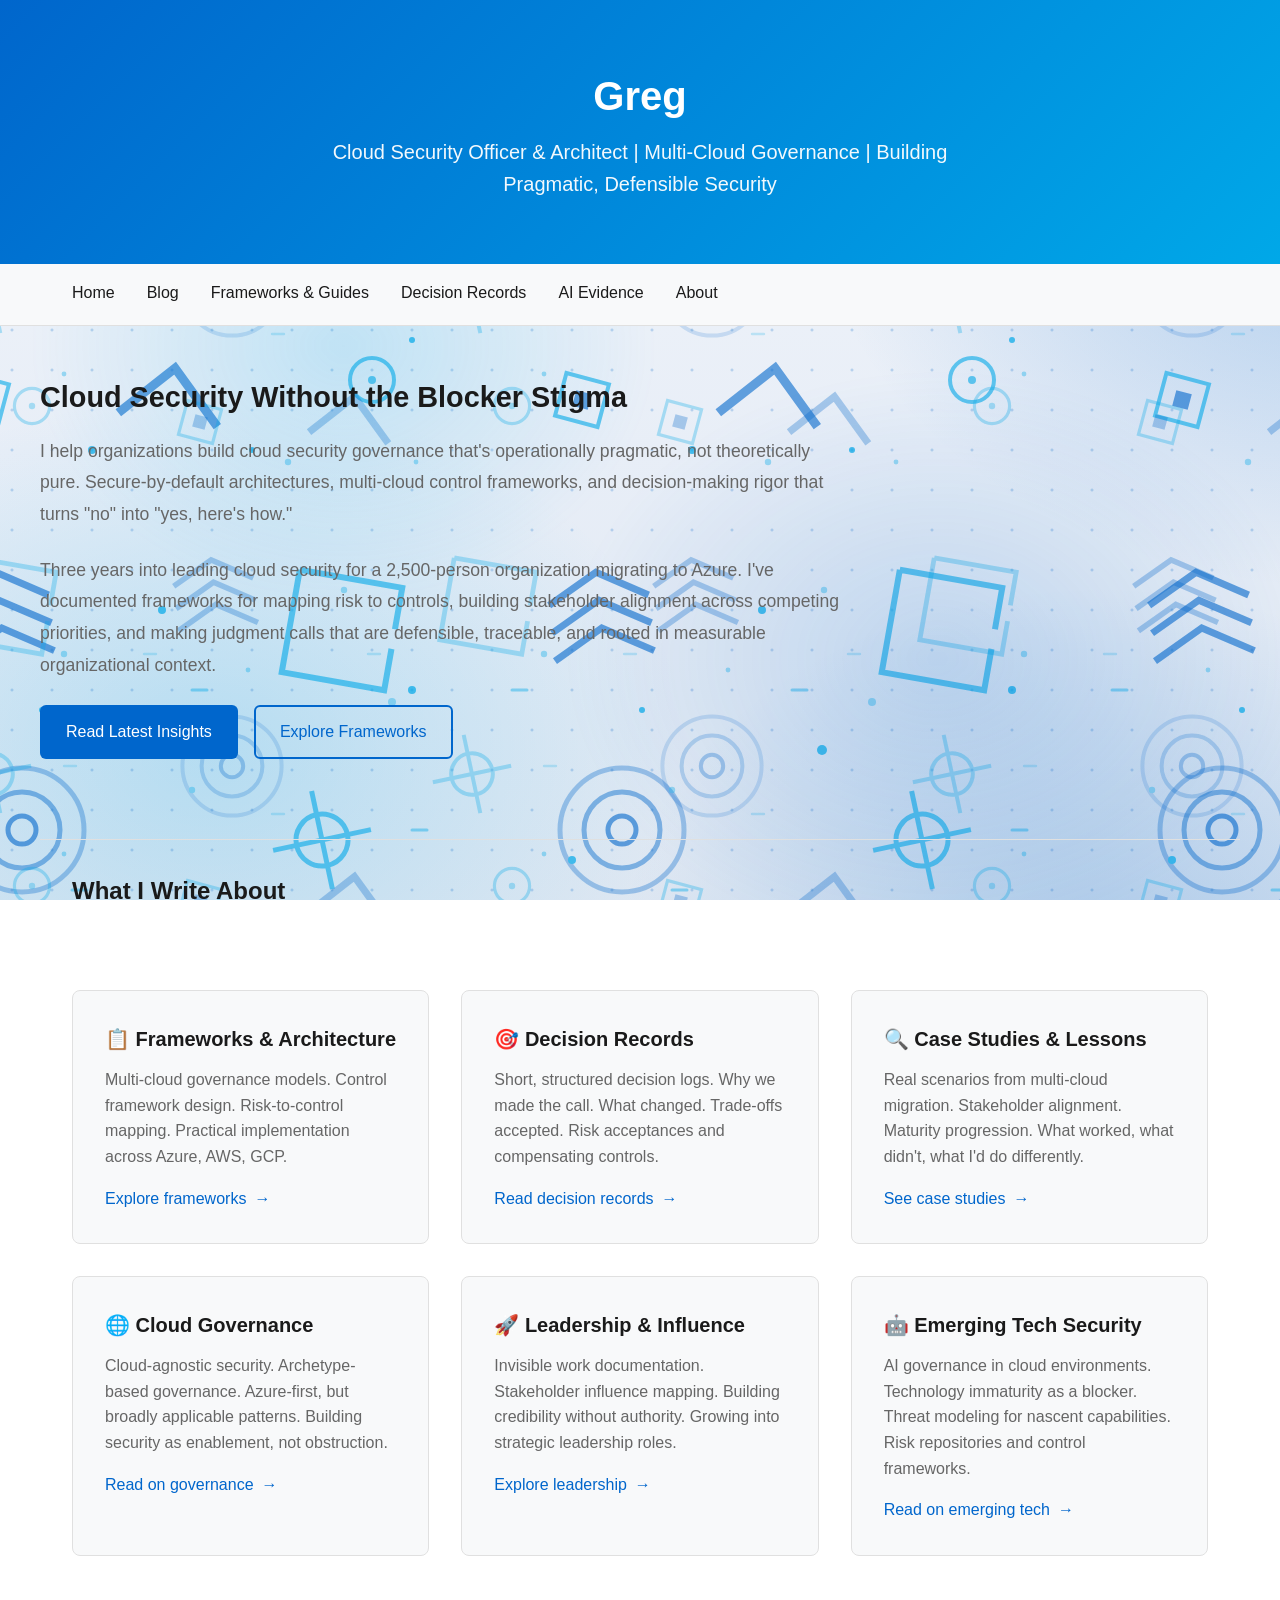
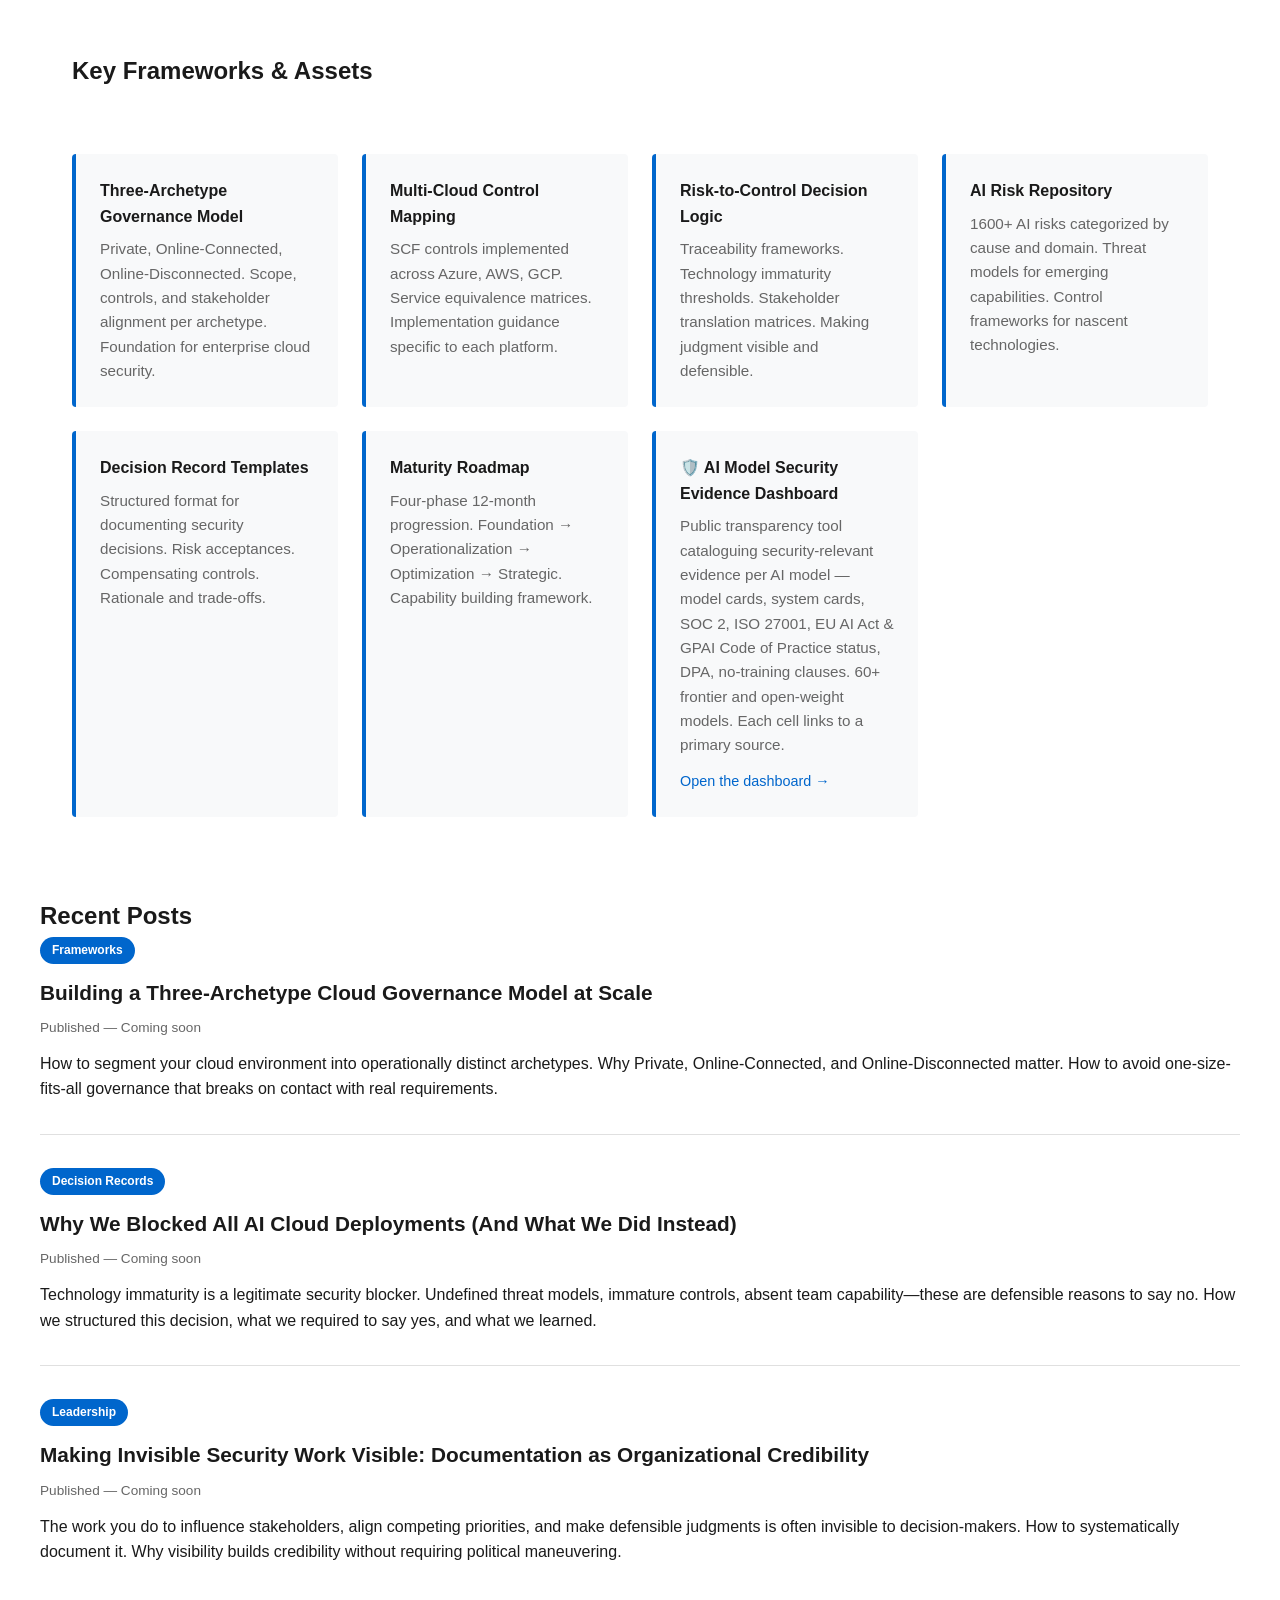
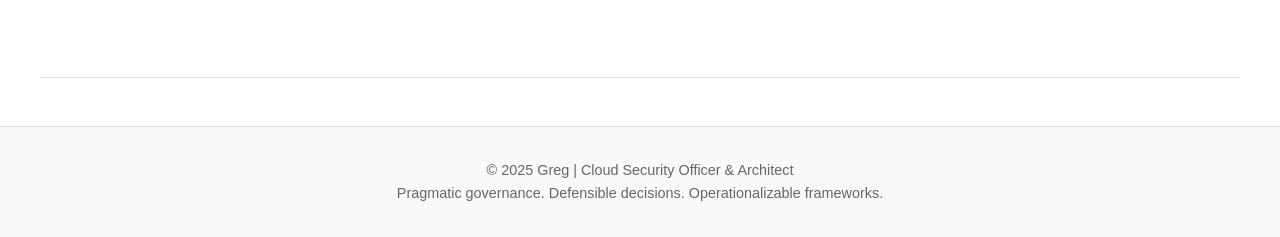
<file: index.html>
<!DOCTYPE html>
<html lang="en">
<head>
    <meta charset="UTF-8">
    <meta name="viewport" content="width=device-width, initial-scale=1.0">
    <title>Greg — Cloud Security Governance</title>
    <meta name="description" content="Cloud Security Officer. Pragmatic governance frameworks. Operationalizable control architectures. Multi-cloud security without the blocker stigma.">
    <style>
        * {
            margin: 0;
            padding: 0;
            box-sizing: border-box;
        }
        
        :root {
            --color-primary: #0066cc;
            --color-primary-dark: #004499;
            --color-bg: #ffffff;
            --color-bg-alt: #f8f9fa;
            --color-text: #1a1a1a;
            --color-text-secondary: #666666;
            --color-border: #e0e0e0;
            --color-accent: #00a8e8;
            font-family: -apple-system, BlinkMacSystemFont, "Segoe UI", Roboto, "Helvetica Neue", Arial, sans-serif;
        }
        
        @media (prefers-color-scheme: dark) {
            :root {
                --color-bg: #0f1419;
                --color-bg-alt: #1a1f2e;
                --color-text: #e8e8e8;
                --color-text-secondary: #b0b0b0;
                --color-border: #333333;
            }
        }
        
        body {
            background: var(--color-bg);
            color: var(--color-text);
            line-height: 1.6;
        }
        
        header {
            background: linear-gradient(135deg, var(--color-primary) 0%, var(--color-accent) 100%);
            color: white;
            padding: 4rem 2rem;
            text-align: center;
        }
        
        header h1 {
            font-size: 2.5rem;
            margin-bottom: 0.5rem;
            font-weight: 600;
        }
        
        header .subtitle {
            font-size: 1.25rem;
            opacity: 0.95;
            font-weight: 400;
            max-width: 700px;
            margin: 0 auto;
        }
        
        nav {
            background: var(--color-bg-alt);
            border-bottom: 1px solid var(--color-border);
            position: sticky;
            top: 0;
            z-index: 100;
        }
        
        nav ul {
            list-style: none;
            max-width: 1200px;
            margin: 0 auto;
            padding: 0 2rem;
            display: flex;
            gap: 2rem;
            flex-wrap: wrap;
        }
        
        nav a {
            display: block;
            padding: 1rem 0;
            color: var(--color-text);
            text-decoration: none;
            font-weight: 500;
            border-bottom: 3px solid transparent;
            transition: border-color 0.2s;
        }
        
        nav a:hover {
            border-bottom-color: var(--color-primary);
        }
        
        .container {
            max-width: 1200px;
            margin: 0 auto;
            padding: 0 2rem;
        }
        
        .hero-section {
            padding: 3rem 0;
            border-bottom: 1px solid var(--color-border);
        }
        
        .hero-section h2 {
            font-size: 1.8rem;
            margin-bottom: 1rem;
            color: var(--color-text);
        }
        
        .hero-section p {
            font-size: 1.1rem;
            color: var(--color-text-secondary);
            margin-bottom: 1.5rem;
            line-height: 1.8;
            max-width: 800px;
        }
        
        .cta-buttons {
            display: flex;
            gap: 1rem;
            flex-wrap: wrap;
            margin-bottom: 2rem;
        }
        
        .btn {
            display: inline-block;
            padding: 0.75rem 1.5rem;
            border-radius: 6px;
            text-decoration: none;
            font-weight: 500;
            transition: all 0.3s;
            border: 2px solid transparent;
        }
        
        .btn-primary {
            background: var(--color-primary);
            color: white;
        }
        
        .btn-primary:hover {
            background: var(--color-primary-dark);
        }
        
        .btn-secondary {
            background: transparent;
            color: var(--color-primary);
            border-color: var(--color-primary);
        }
        
        .btn-secondary:hover {
            background: var(--color-primary);
            color: white;
        }
        
        .sections {
            display: grid;
            grid-template-columns: repeat(auto-fit, minmax(300px, 1fr));
            gap: 2rem;
            padding: 3rem 0;
        }
        
        .section-card {
            background: var(--color-bg-alt);
            border: 1px solid var(--color-border);
            border-radius: 8px;
            padding: 2rem;
            transition: all 0.3s;
        }
        
        .section-card:hover {
            border-color: var(--color-primary);
            transform: translateY(-4px);
            box-shadow: 0 8px 16px rgba(0, 102, 204, 0.1);
        }
        
        .section-card h3 {
            font-size: 1.25rem;
            margin-bottom: 0.75rem;
            color: var(--color-text);
        }
        
        .section-card p {
            color: var(--color-text-secondary);
            margin-bottom: 1rem;
        }
        
        .section-card a {
            display: inline-flex;
            align-items: center;
            gap: 0.5rem;
            color: var(--color-primary);
            text-decoration: none;
            font-weight: 500;
            transition: gap 0.2s;
        }
        
        .section-card a:hover {
            gap: 0.75rem;
        }
        
        .section-card .arrow {
            display: inline;
        }
        
        .features {
            display: grid;
            grid-template-columns: repeat(auto-fit, minmax(250px, 1fr));
            gap: 1.5rem;
            padding: 2rem 0;
        }
        
        .feature-item {
            padding: 1.5rem;
            border-left: 4px solid var(--color-primary);
            background: var(--color-bg-alt);
            border-radius: 4px;
        }
        
        .feature-item h4 {
            margin-bottom: 0.5rem;
            color: var(--color-text);
        }
        
        .feature-item p {
            font-size: 0.95rem;
            color: var(--color-text-secondary);
        }
        
        footer {
            background: var(--color-bg-alt);
            border-top: 1px solid var(--color-border);
            padding: 2rem;
            margin-top: 3rem;
            text-align: center;
            color: var(--color-text-secondary);
            font-size: 0.9rem;
        }
        
        .blog-preview {
            padding: 3rem 0;
            border-bottom: 1px solid var(--color-border);
        }
        
        .blog-post {
            margin-bottom: 2rem;
            padding-bottom: 2rem;
            border-bottom: 1px solid var(--color-border);
        }
        
        .blog-post:last-child {
            border-bottom: none;
        }
        
        .blog-post h3 {
            font-size: 1.3rem;
            margin-bottom: 0.5rem;
        }
        
        .blog-post .meta {
            font-size: 0.85rem;
            color: var(--color-text-secondary);
            margin-bottom: 0.75rem;
        }
        
        .blog-post .category {
            display: inline-block;
            background: var(--color-primary);
            color: white;
            padding: 0.25rem 0.75rem;
            border-radius: 20px;
            font-size: 0.75rem;
            font-weight: 600;
            margin-bottom: 0.75rem;
            margin-right: 0.5rem;
        }
        
        @media (max-width: 768px) {
            header h1 {
                font-size: 1.75rem;
            }
            
            nav ul {
                padding: 0 1rem;
                gap: 1rem;
            }
            
            .container {
                padding: 0 1rem;
            }
            
            .hero-section p {
                font-size: 1rem;
            }
        }
    </style>
    <link rel="stylesheet" href="assets/parallax.css">
    <script src="assets/parallax.js" defer></script>
</head>
<body>
    <div class="parallax-bg" aria-hidden="true">
  <div class="parallax-scan"></div>
  <div class="parallax-layer parallax-grid" data-speed="0.18"></div>
  <div class="parallax-layer parallax-shapes" data-speed="0.40"></div>
  <div class="parallax-layer parallax-accents" data-speed="0.65"></div>
</div>

    <header>
        <h1>Greg</h1>
        <p class="subtitle">Cloud Security Officer & Architect | Multi-Cloud Governance | Building Pragmatic, Defensible Security</p>
    </header>
    
    <nav>
        <ul>
            <li><a href="#home">Home</a></li>
            <li><a href="blog.html">Blog</a></li>
            <li><a href="frameworks.html">Frameworks & Guides</a></li>
            <li><a href="decision-records.html">Decision Records</a></li>
            <li><a href="ai-evidence/index.html">AI Evidence</a></li>
            <li><a href="about.html">About</a></li>
        </ul>
    </nav>
    
    <main>
        <section class="container hero-section">
            <h2>Cloud Security Without the Blocker Stigma</h2>
            <p>
                I help organizations build cloud security governance that's operationally pragmatic, not theoretically pure. Secure-by-default architectures, multi-cloud control frameworks, and decision-making rigor that turns "no" into "yes, here's how."
            </p>
            <p>
                Three years into leading cloud security for a 2,500-person organization migrating to Azure. I've documented frameworks for mapping risk to controls, building stakeholder alignment across competing priorities, and making judgment calls that are defensible, traceable, and rooted in measurable organizational context.
            </p>
            <div class="cta-buttons">
                <a href="blog.html" class="btn btn-primary">Read Latest Insights</a>
                <a href="frameworks.html" class="btn btn-secondary">Explore Frameworks</a>
            </div>
        </section>
        
        <section class="container">
            <h2 style="margin-top: 2rem; margin-bottom: 2rem;">What I Write About</h2>
            <div class="sections">
                <div class="section-card">
                    <h3>📋 Frameworks & Architecture</h3>
                    <p>Multi-cloud governance models. Control framework design. Risk-to-control mapping. Practical implementation across Azure, AWS, GCP.</p>
                    <a href="frameworks.html">Explore frameworks <span class="arrow">→</span></a>
                </div>
                <div class="section-card">
                    <h3>🎯 Decision Records</h3>
                    <p>Short, structured decision logs. Why we made the call. What changed. Trade-offs accepted. Risk acceptances and compensating controls.</p>
                    <a href="decision-records.html">Read decision records <span class="arrow">→</span></a>
                </div>
                <div class="section-card">
                    <h3>🔍 Case Studies & Lessons</h3>
                    <p>Real scenarios from multi-cloud migration. Stakeholder alignment. Maturity progression. What worked, what didn't, what I'd do differently.</p>
                    <a href="blog.html?category=case-studies">See case studies <span class="arrow">→</span></a>
                </div>
                <div class="section-card">
                    <h3>🌐 Cloud Governance</h3>
                    <p>Cloud-agnostic security. Archetype-based governance. Azure-first, but broadly applicable patterns. Building security as enablement, not obstruction.</p>
                    <a href="blog.html?category=governance">Read on governance <span class="arrow">→</span></a>
                </div>
                <div class="section-card">
                    <h3>🚀 Leadership & Influence</h3>
                    <p>Invisible work documentation. Stakeholder influence mapping. Building credibility without authority. Growing into strategic leadership roles.</p>
                    <a href="blog.html?category=leadership">Explore leadership <span class="arrow">→</span></a>
                </div>
                <div class="section-card">
                    <h3>🤖 Emerging Tech Security</h3>
                    <p>AI governance in cloud environments. Technology immaturity as a blocker. Threat modeling for nascent capabilities. Risk repositories and control frameworks.</p>
                    <a href="blog.html?category=emerging-tech">Read on emerging tech <span class="arrow">→</span></a>
                </div>
            </div>
        </section>
        
        <section class="container">
            <h2 style="margin-top: 3rem; margin-bottom: 2rem;">Key Frameworks & Assets</h2>
            <div class="features">
                <div class="feature-item">
                    <h4>Three-Archetype Governance Model</h4>
                    <p>Private, Online-Connected, Online-Disconnected. Scope, controls, and stakeholder alignment per archetype. Foundation for enterprise cloud security.</p>
                </div>
                <div class="feature-item">
                    <h4>Multi-Cloud Control Mapping</h4>
                    <p>SCF controls implemented across Azure, AWS, GCP. Service equivalence matrices. Implementation guidance specific to each platform.</p>
                </div>
                <div class="feature-item">
                    <h4>Risk-to-Control Decision Logic</h4>
                    <p>Traceability frameworks. Technology immaturity thresholds. Stakeholder translation matrices. Making judgment visible and defensible.</p>
                </div>
                <div class="feature-item">
                    <h4>AI Risk Repository</h4>
                    <p>1600+ AI risks categorized by cause and domain. Threat models for emerging capabilities. Control frameworks for nascent technologies.</p>
                </div>
                <div class="feature-item">
                    <h4>Decision Record Templates</h4>
                    <p>Structured format for documenting security decisions. Risk acceptances. Compensating controls. Rationale and trade-offs.</p>
                </div>
                <div class="feature-item">
                    <h4>Maturity Roadmap</h4>
                    <p>Four-phase 12-month progression. Foundation → Operationalization → Optimization → Strategic. Capability building framework.</p>
                </div>
                <div class="feature-item">
                    <h4>🛡️ AI Model Security Evidence Dashboard</h4>
                    <p>Public transparency tool cataloguing security-relevant evidence per AI model — model cards, system cards, SOC 2, ISO 27001, EU AI Act &amp; GPAI Code of Practice status, DPA, no-training clauses. 60+ frontier and open-weight models. Each cell links to a primary source.</p>
                    <a href="ai-evidence/index.html" style="display: inline-flex; align-items: center; gap: 0.5rem; color: var(--color-primary); text-decoration: none; font-weight: 500; margin-top: 0.75rem; font-size: 0.9rem; transition: gap 0.2s;">Open the dashboard →</a>
                </div>
            </div>
        </section>
        
        <section class="container blog-preview">
            <h2>Recent Posts</h2>
            <article class="blog-post">
                <span class="category">Frameworks</span>
                <h3>Building a Three-Archetype Cloud Governance Model at Scale</h3>
                <p class="meta">Published — Coming soon</p>
                <p>How to segment your cloud environment into operationally distinct archetypes. Why Private, Online-Connected, and Online-Disconnected matter. How to avoid one-size-fits-all governance that breaks on contact with real requirements.</p>
            </article>
            <article class="blog-post">
                <span class="category">Decision Records</span>
                <h3>Why We Blocked All AI Cloud Deployments (And What We Did Instead)</h3>
                <p class="meta">Published — Coming soon</p>
                <p>Technology immaturity is a legitimate security blocker. Undefined threat models, immature controls, absent team capability—these are defensible reasons to say no. How we structured this decision, what we required to say yes, and what we learned.</p>
            </article>
            <article class="blog-post">
                <span class="category">Leadership</span>
                <h3>Making Invisible Security Work Visible: Documentation as Organizational Credibility</h3>
                <p class="meta">Published — Coming soon</p>
                <p>The work you do to influence stakeholders, align competing priorities, and make defensible judgments is often invisible to decision-makers. How to systematically document it. Why visibility builds credibility without requiring political maneuvering.</p>
            </article>
        </section>
    </main>
    
    <footer>
        <p>&copy; 2025 Greg | Cloud Security Officer &amp; Architect</p>
        <p>Pragmatic governance. Defensible decisions. Operationalizable frameworks.</p>
    </footer>
</body>
</html>
</file>
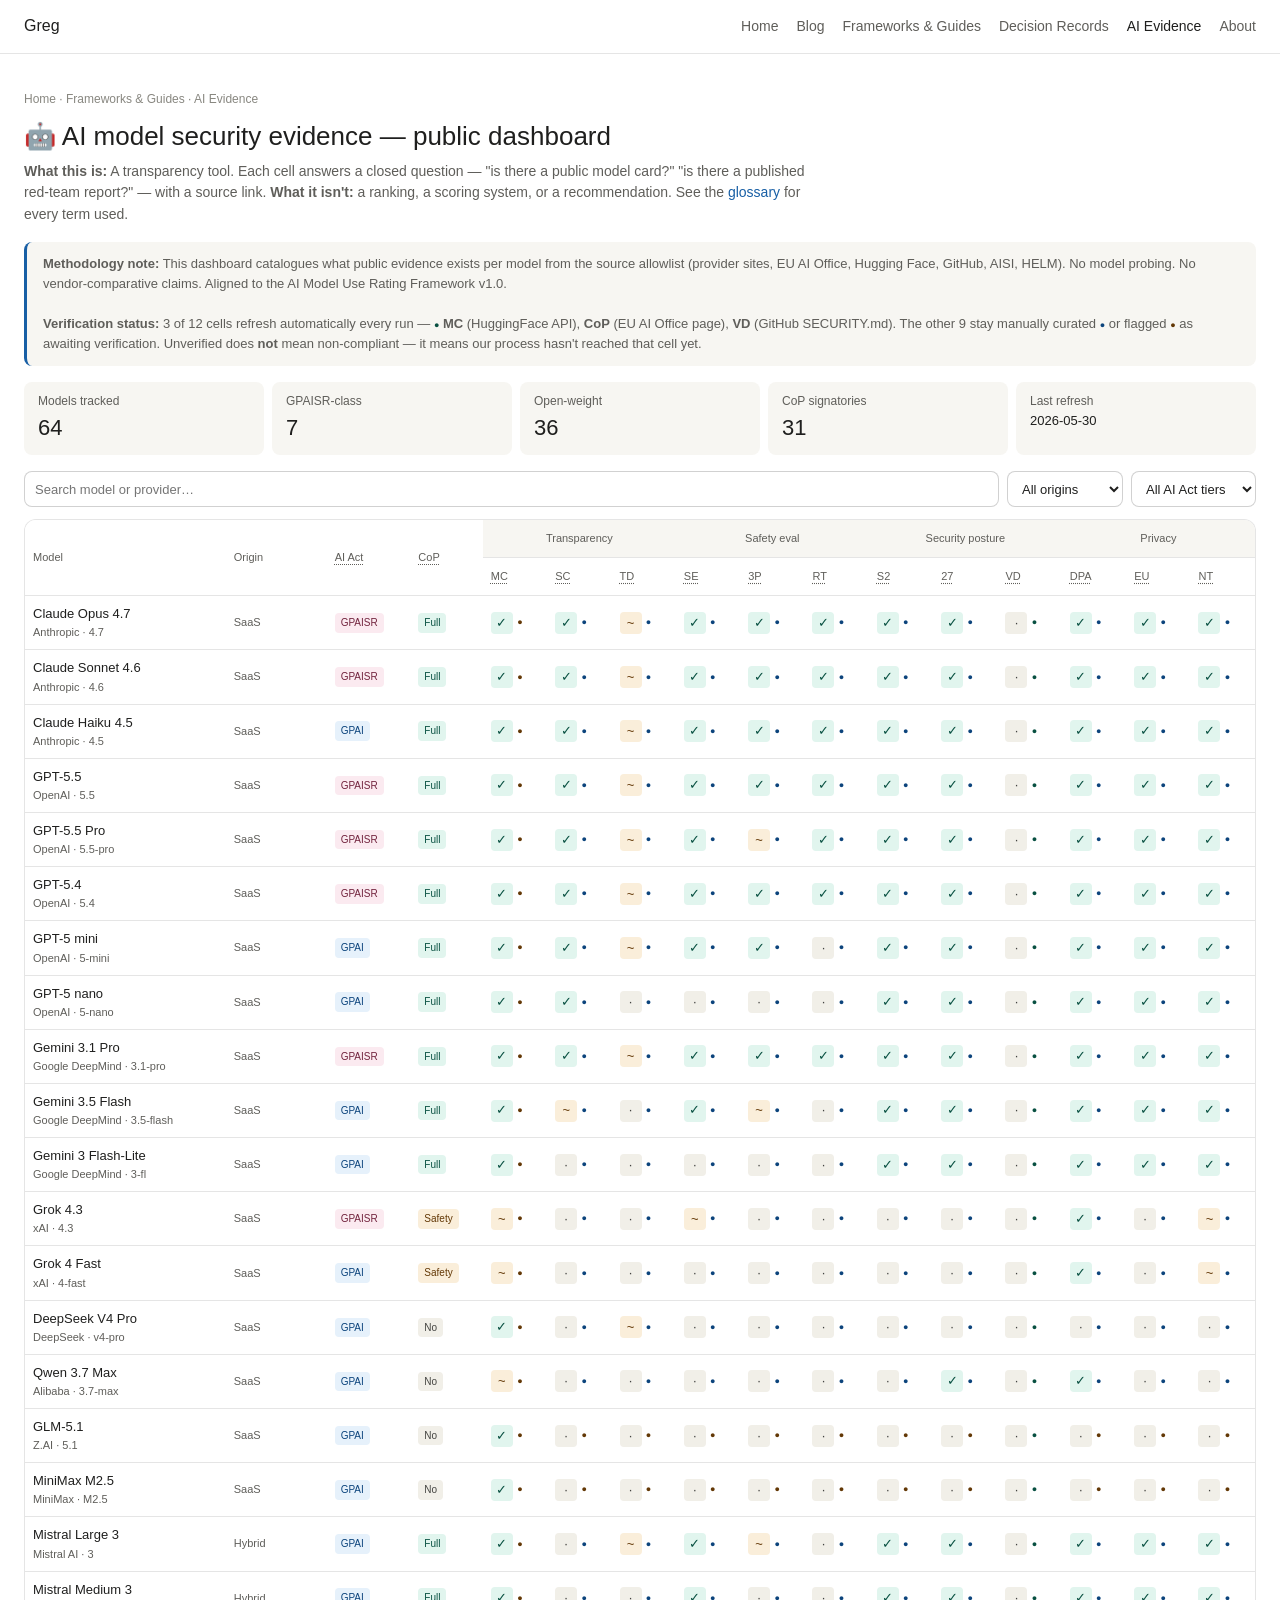
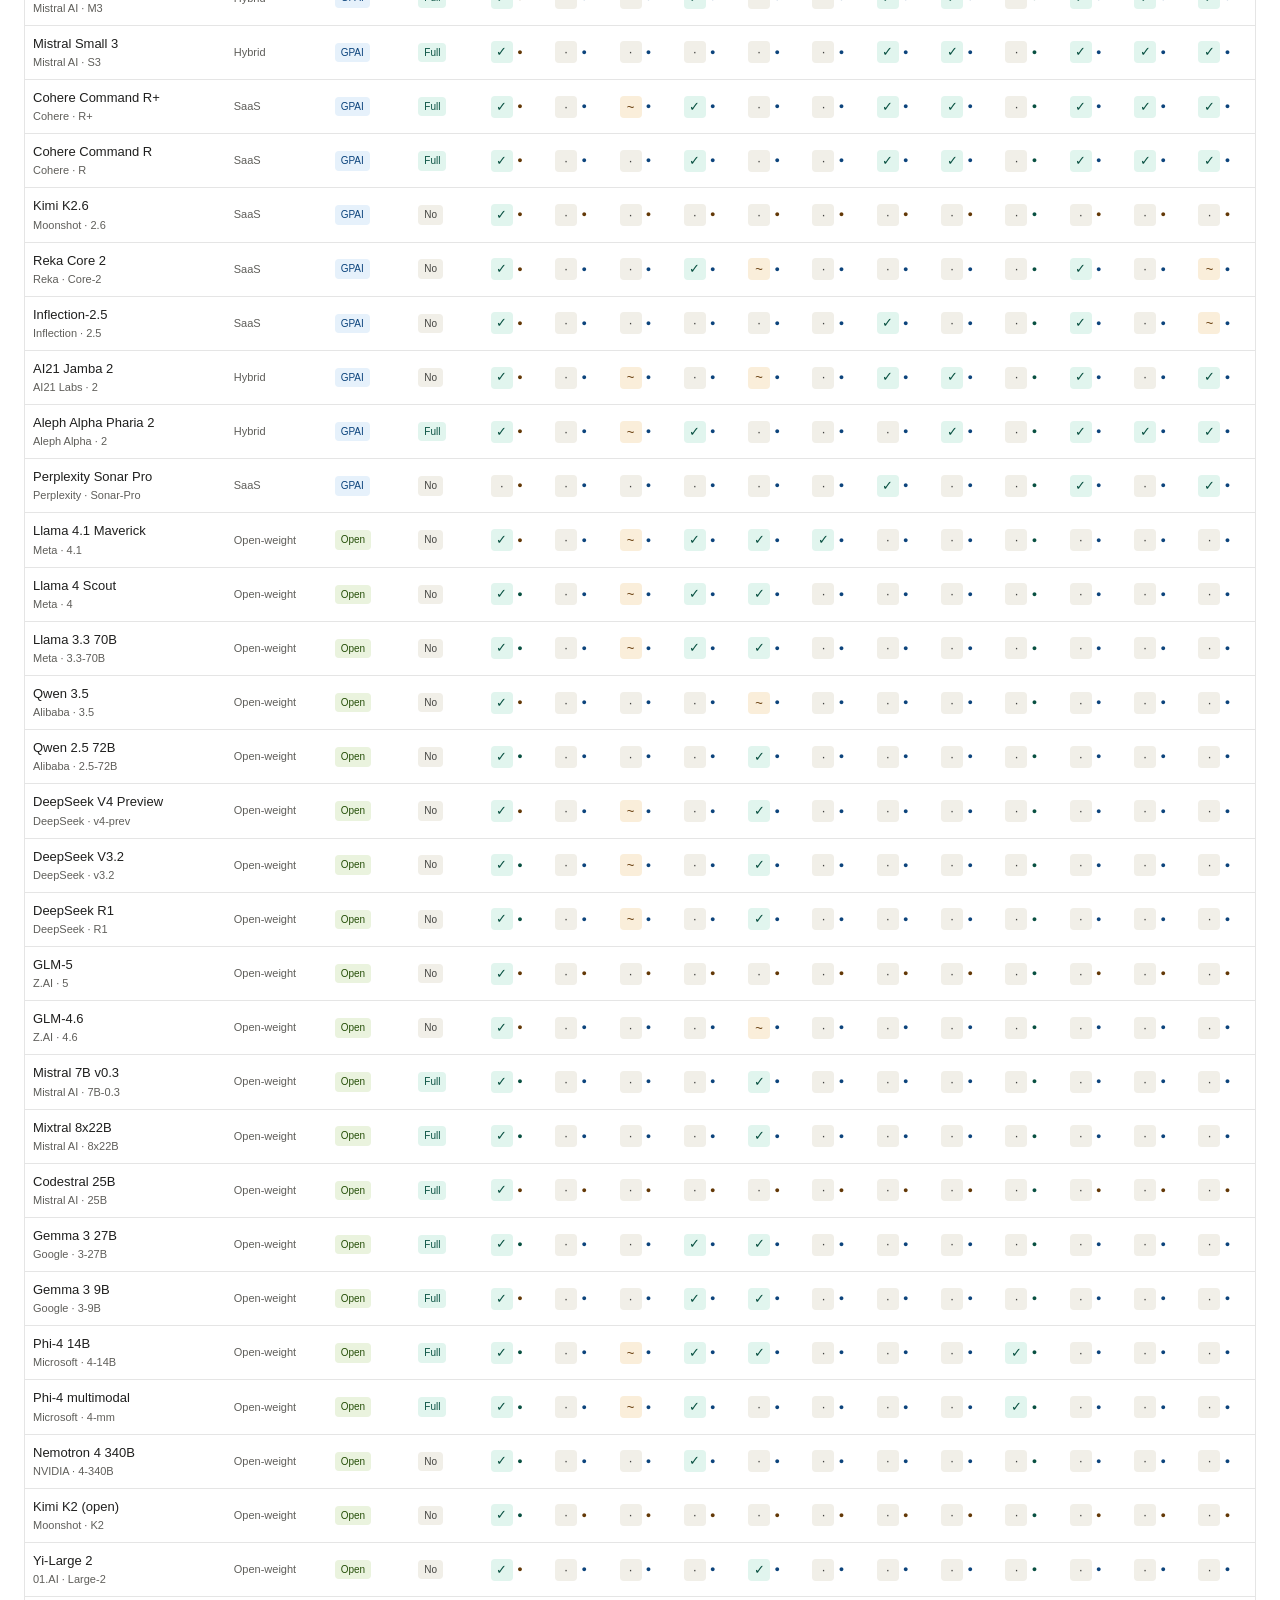
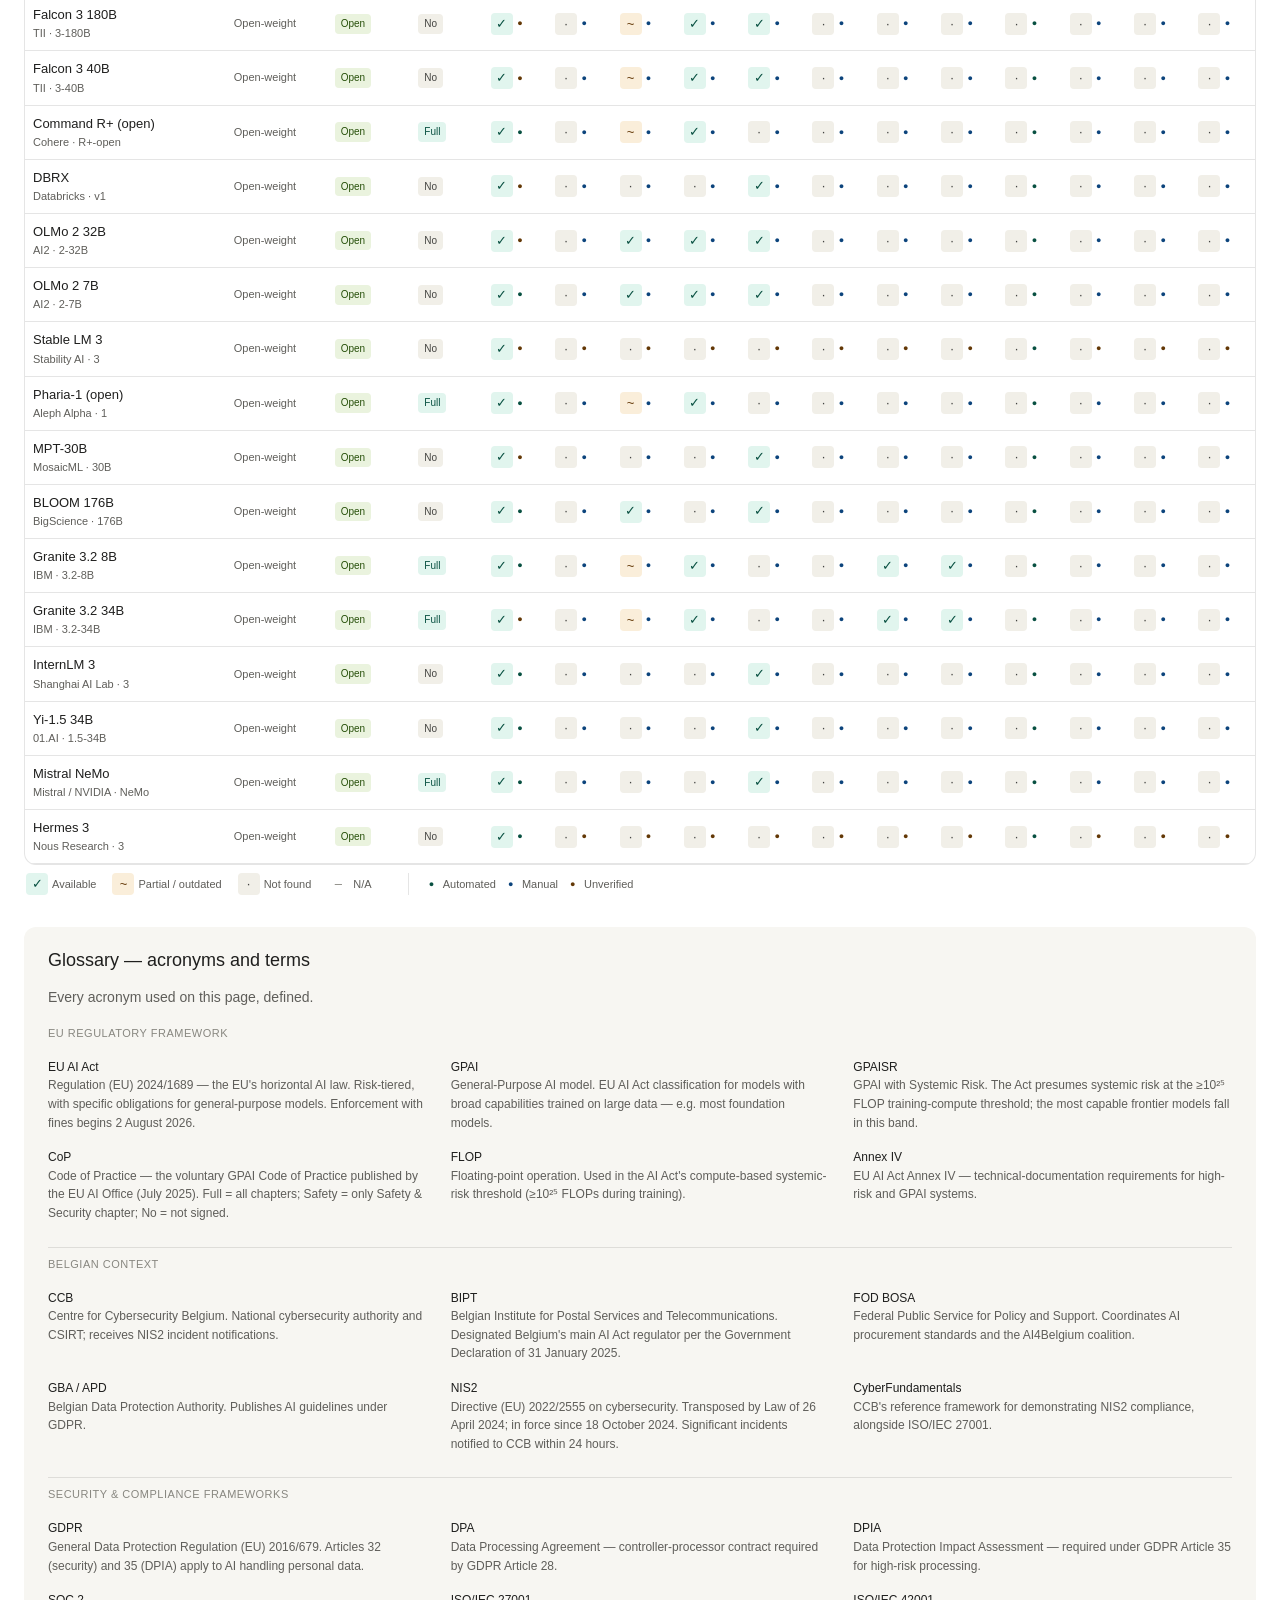
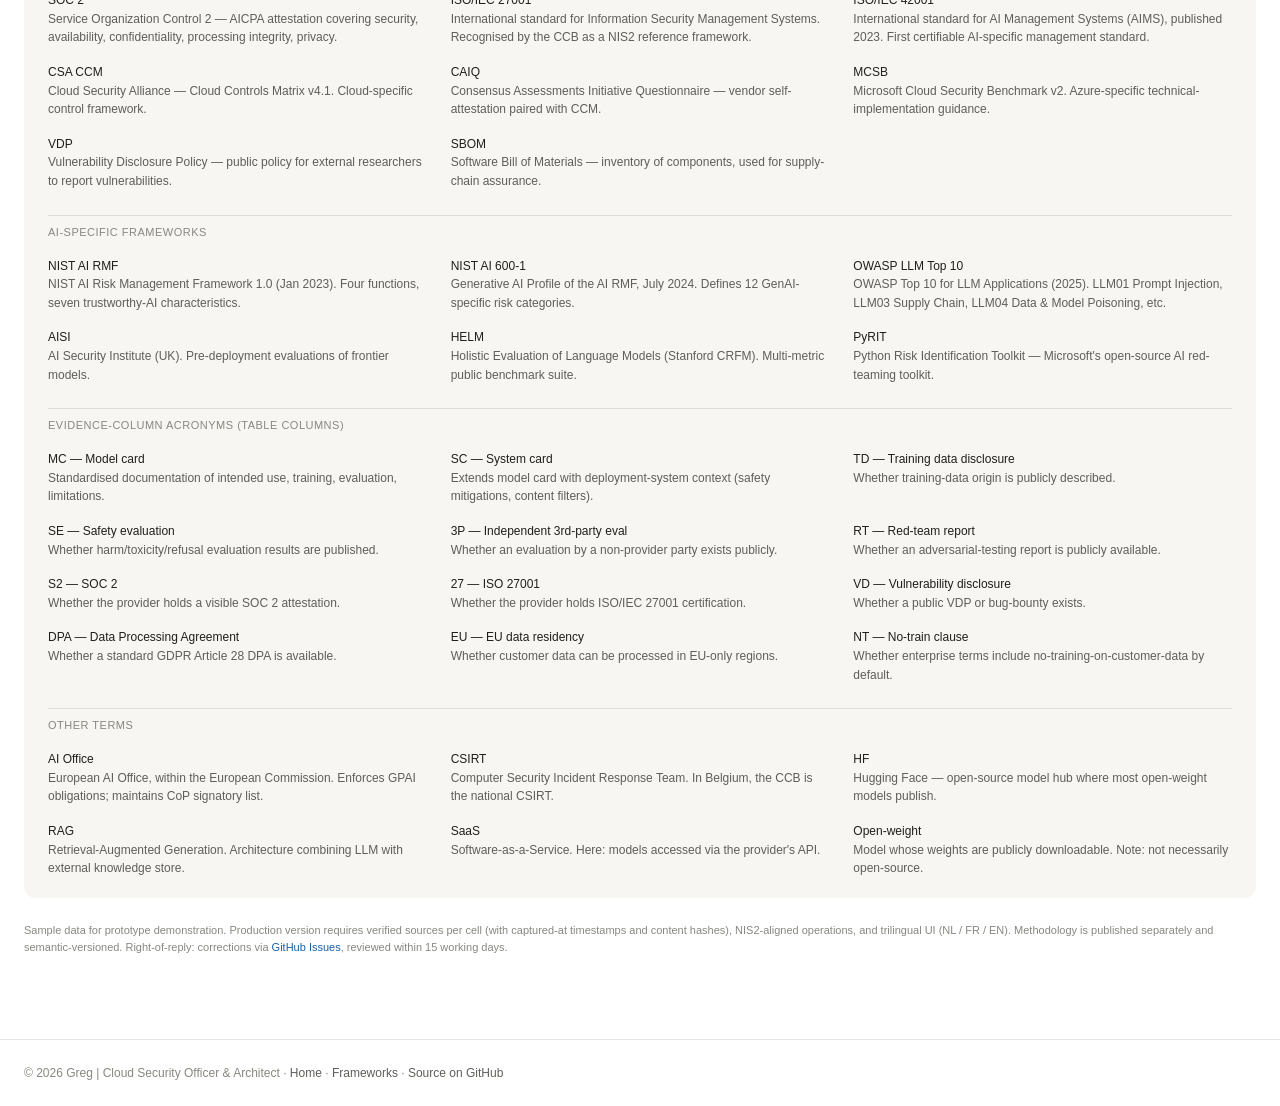
<file: ai-evidence/index.html>
<!DOCTYPE html>
<html lang="en">
<head>
  <meta charset="UTF-8">
  <meta name="viewport" content="width=device-width, initial-scale=1.0">
  <title>AI Evidence Dashboard — Greg</title>
  <meta name="description" content="Public dashboard cataloguing security-relevant evidence availability for AI models. Not a ranking.">
  <style>
    :root {
      --bg: #FFFFFF;
      --bg-2: #F7F6F2;
      --bg-3: #F1EFE8;
      --text: #1F1F1E;
      --text-2: #5F5E5A;
      --text-3: #888780;
      --accent: #185FA5;
      --border: rgba(0,0,0,0.10);
      --border-2: rgba(0,0,0,0.18);
      --radius-md: 8px;
      --radius-lg: 12px;
      --font-sans: -apple-system, BlinkMacSystemFont, "Segoe UI", Roboto, Helvetica, Arial, sans-serif;
      --c-teal-50: #E1F5EE; --c-teal-800: #085041;
      --c-amber-50: #FAEEDA; --c-amber-800: #633806;
      --c-gray-50: #F1EFE8; --c-gray-800: #444441;
      --c-blue-50: #E6F1FB; --c-blue-800: #0C447C;
      --c-pink-50: #FBEAF0; --c-pink-800: #72243E;
      --c-green-50: #EAF3DE; --c-green-800: #27500A;
    }
    @media (prefers-color-scheme: dark) {
      :root {
        --bg: #1A1A1A;
        --bg-2: #232321;
        --bg-3: #2C2C2A;
        --text: #F1EFE8;
        --text-2: #B4B2A9;
        --text-3: #888780;
        --accent: #85B7EB;
        --border: rgba(255,255,255,0.12);
        --border-2: rgba(255,255,255,0.20);
        --c-teal-50: #085041; --c-teal-800: #9FE1CB;
        --c-amber-50: #633806; --c-amber-800: #FAC775;
        --c-gray-50: #444441; --c-gray-800: #D3D1C7;
        --c-blue-50: #0C447C; --c-blue-800: #B5D4F4;
        --c-pink-50: #72243E; --c-pink-800: #F4C0D1;
        --c-green-50: #27500A; --c-green-800: #C0DD97;
      }
    }
    * { box-sizing: border-box; }
    body {
      font-family: var(--font-sans);
      color: var(--text);
      background: var(--bg);
      margin: 0;
      line-height: 1.55;
    }
    a { color: var(--accent); text-decoration: none; }
    a:hover { text-decoration: underline; }

    /* Site nav bar — matches your existing nav items */
    .site-nav {
      border-bottom: 0.5px solid var(--border);
      background: var(--bg);
      position: sticky;
      top: 0;
      z-index: 10;
    }
    .site-nav-inner {
      max-width: 1400px;
      margin: 0 auto;
      padding: 14px 24px;
      display: flex;
      align-items: center;
      justify-content: space-between;
      gap: 16px;
      flex-wrap: wrap;
    }
    .site-brand {
      font-weight: 500;
      font-size: 16px;
      color: var(--text);
    }
    .site-brand a { color: inherit; }
    .site-links {
      display: flex;
      gap: 18px;
      flex-wrap: wrap;
      font-size: 14px;
    }
    .site-links a {
      color: var(--text-2);
    }
    .site-links a.current {
      color: var(--text);
      font-weight: 500;
    }
    .site-links a:hover { color: var(--text); text-decoration: none; }

    main {
      max-width: 1400px;
      margin: 0 auto;
      padding: 24px;
    }
    h1 { font-size: 26px; font-weight: 500; margin: 8px 0 0; }
    h2 { font-size: 18px; font-weight: 500; margin: 32px 0 12px; }
    h3 { font-size: 14px; font-weight: 500; margin: 0 0 8px; }
    .lead { font-size: 14px; color: var(--text-2); margin: 4px 0 16px; max-width: 800px; }
    .breadcrumb { font-size: 12px; color: var(--text-3); margin-bottom: 4px; }
    .breadcrumb a { color: var(--text-3); }

    .banner { font-size: 13px; color: var(--text-2); background: var(--bg-2); padding: 12px 16px; border-radius: var(--radius-md); margin-bottom: 16px; border-left: 3px solid var(--accent); }
    .stats { display: grid; grid-template-columns: repeat(auto-fit, minmax(140px, 1fr)); gap: 8px; margin-bottom: 16px; }
    .stat { background: var(--bg-2); border-radius: var(--radius-md); padding: 10px 14px; }
    .stat-l { font-size: 12px; color: var(--text-2); }
    .stat-v { font-size: 22px; font-weight: 500; }
    .controls { display: flex; gap: 8px; flex-wrap: wrap; margin-bottom: 12px; }
    .controls input, .controls select {
      font-family: inherit;
      font-size: 13px;
      padding: 8px 10px;
      border: 0.5px solid var(--border-2);
      border-radius: var(--radius-md);
      background: var(--bg);
      color: var(--text);
      min-height: 36px;
    }
    .controls input { flex: 1; min-width: 200px; }
    .tbl-wrap { overflow-x: auto; border: 0.5px solid var(--border); border-radius: var(--radius-lg); background: var(--bg); }
    table.evd { width: 100%; border-collapse: collapse; font-size: 12px; min-width: 1100px; }
    table.evd thead th {
      position: sticky; top: 0; z-index: 2;
      background: var(--bg);
      border-bottom: 0.5px solid var(--border);
      padding: 10px 8px;
      text-align: left;
      font-weight: 500;
      font-size: 11px;
      color: var(--text-2);
      white-space: nowrap;
    }
    table.evd thead th.grp { background: var(--bg-2); }
    table.evd thead th[title] { cursor: help; text-decoration: underline dotted; text-underline-offset: 3px; }
    table.evd tbody td { padding: 8px; border-bottom: 0.5px solid var(--border); vertical-align: middle; white-space: nowrap; }
    table.evd tbody tr:hover { background: var(--bg-2); cursor: pointer; }
    .mdl { font-weight: 500; font-size: 13px; }
    .mdl-prov { font-size: 11px; color: var(--text-2); }
    .cell-wrap { display: inline-flex; align-items: center; gap: 2px; }
    .cell { display: inline-flex; align-items: center; justify-content: center; width: 22px; height: 22px; border-radius: 4px; font-size: 13px; }
    .cell.yes { color: var(--c-teal-800); background: var(--c-teal-50); }
    .cell.no { color: var(--c-gray-800); background: var(--c-gray-50); }
    .cell.part { color: var(--c-amber-800); background: var(--c-amber-50); }
    .cell.na { color: var(--text-3); background: transparent; }
    .vmark { font-size: 9px; line-height: 1; color: var(--text-3); width: 10px; text-align: center; }
    .vmark.auto { color: var(--c-teal-800); }
    .vmark.manual { color: var(--c-blue-800); }
    .vmark.unver { color: var(--c-amber-800); }
    .badge { display: inline-block; font-size: 10px; padding: 2px 6px; border-radius: 4px; font-weight: 500; }
    .b-gpaisr { background: var(--c-pink-50); color: var(--c-pink-800); }
    .b-gpai { background: var(--c-blue-50); color: var(--c-blue-800); }
    .b-open { background: var(--c-green-50); color: var(--c-green-800); }
    .b-cop-f { background: var(--c-teal-50); color: var(--c-teal-800); }
    .b-cop-s { background: var(--c-amber-50); color: var(--c-amber-800); }
    .b-cop-n { background: var(--c-gray-50); color: var(--c-gray-800); }
    .legend { display: flex; gap: 16px; flex-wrap: wrap; font-size: 11px; color: var(--text-2); margin: 8px 2px 0; }
    .legend span { display: inline-flex; align-items: center; gap: 4px; }
    .detail { background: var(--bg-2); border-radius: var(--radius-lg); padding: 16px 18px; margin-top: 12px; font-size: 13px; display: none; }
    .detail.open { display: block; }
    .detail-row { display: flex; justify-content: space-between; padding: 6px 0; border-bottom: 0.5px solid var(--border); font-size: 12px; gap: 12px; }
    .detail-row:last-child { border-bottom: none; }
    .glossary { background: var(--bg-2); border-radius: var(--radius-lg); padding: 20px 24px; margin-top: 32px; }
    .glossary-grid { display: grid; grid-template-columns: repeat(auto-fit, minmax(280px, 1fr)); gap: 16px 24px; margin-top: 12px; }
    .gl-item { font-size: 12px; }
    .gl-key { font-weight: 500; color: var(--text); }
    .gl-def { color: var(--text-2); }
    .gl-section { grid-column: 1 / -1; font-size: 11px; font-weight: 500; color: var(--text-3); text-transform: uppercase; letter-spacing: 0.5px; margin-top: 8px; padding-top: 8px; border-top: 0.5px solid var(--border); }
    .gl-section:first-of-type { border-top: none; padding-top: 0; margin-top: 0; }
    .site-footer {
      border-top: 0.5px solid var(--border);
      margin-top: 48px;
      padding: 24px;
      max-width: 1400px;
      margin-left: auto;
      margin-right: auto;
      font-size: 12px;
      color: var(--text-3);
    }
    .site-footer a { color: var(--text-2); }
    .sr-only { position: absolute; width: 1px; height: 1px; padding: 0; margin: -1px; overflow: hidden; clip: rect(0,0,0,0); white-space: nowrap; border: 0; }
  </style>
</head>
<body>
  <h2 class="sr-only">AI Model Security Evidence Dashboard — Greg's site.</h2>

  <!-- Site navigation matching the rest of gkrpro.github.io -->
  <nav class="site-nav" aria-label="Main navigation">
    <div class="site-nav-inner">
      <div class="site-brand"><a href="/">Greg</a></div>
      <div class="site-links">
        <a href="/">Home</a>
        <a href="/blog.html">Blog</a>
        <a href="/frameworks.html">Frameworks &amp; Guides</a>
        <a href="/decision-records.html">Decision Records</a>
        <a href="/ai-evidence/" class="current" aria-current="page">AI Evidence</a>
        <a href="/about.html">About</a>
      </div>
    </div>
  </nav>

  <main>
    <p class="breadcrumb"><a href="/">Home</a> · <a href="/frameworks.html">Frameworks &amp; Guides</a> · AI Evidence</p>
    <h1>🤖 AI model security evidence — public dashboard</h1>
    <p class="lead">
      <strong>What this is:</strong> A transparency tool. Each cell answers a closed question — "is there a public model card?" "is there a published red-team report?" — with a source link. <strong>What it isn't:</strong> a ranking, a scoring system, or a recommendation. See the <a href="#glossary">glossary</a> for every term used.
    </p>

    <div class="banner">
      <strong>Methodology note:</strong> This dashboard catalogues what public evidence exists per model from the source allowlist (provider sites, EU AI Office, Hugging Face, GitHub, AISI, HELM). No model probing. No vendor-comparative claims. Aligned to the AI Model Use Rating Framework v1.0.
      <br><br>
      <strong>Verification status:</strong> 3 of 12 cells refresh automatically every run — <span class="vmark auto">●</span> <strong>MC</strong> (HuggingFace API), <strong>CoP</strong> (EU AI Office page), <strong>VD</strong> (GitHub SECURITY.md). The other 9 stay manually curated <span class="vmark manual">●</span> or flagged <span class="vmark unver">●</span> as awaiting verification. Unverified does <strong>not</strong> mean non-compliant — it means our process hasn't reached that cell yet.
    </div>

    <div class="stats">
      <div class="stat"><div class="stat-l">Models tracked</div><div class="stat-v" id="s-total">—</div></div>
      <div class="stat"><div class="stat-l">GPAISR-class</div><div class="stat-v" id="s-sr">—</div></div>
      <div class="stat"><div class="stat-l">Open-weight</div><div class="stat-v" id="s-ow">—</div></div>
      <div class="stat"><div class="stat-l">CoP signatories</div><div class="stat-v" id="s-cop">—</div></div>
      <div class="stat"><div class="stat-l">Last refresh</div><div class="stat-v" style="font-size: 13px;" id="s-refresh">—</div></div>
    </div>

    <div class="controls">
      <input type="text" id="f-search" placeholder="Search model or provider…" aria-label="Search">
      <select id="f-origin" aria-label="Filter by origin">
        <option value="">All origins</option>
        <option value="SaaS">SaaS API</option>
        <option value="Open-weight">Open-weight</option>
        <option value="Hybrid">Hybrid</option>
      </select>
      <select id="f-tier" aria-label="Filter by AI Act tier">
        <option value="">All AI Act tiers</option>
        <option value="GPAISR">GPAISR-class</option>
        <option value="GPAI">GPAI</option>
        <option value="Open">Open-weight</option>
      </select>
    </div>

    <div class="tbl-wrap">
      <table class="evd" aria-label="Models and evidence availability">
        <thead>
          <tr>
            <th rowspan="2">Model</th>
            <th rowspan="2">Origin</th>
            <th rowspan="2" title="EU AI Act classification">AI Act</th>
            <th rowspan="2" title="GPAI Code of Practice signatory status">CoP</th>
            <th class="grp" colspan="3" style="text-align: center;">Transparency</th>
            <th class="grp" colspan="3" style="text-align: center;">Safety eval</th>
            <th class="grp" colspan="3" style="text-align: center;">Security posture</th>
            <th class="grp" colspan="3" style="text-align: center;">Privacy</th>
          </tr>
          <tr>
            <th title="Model card">MC</th>
            <th title="System card">SC</th>
            <th title="Training data disclosure">TD</th>
            <th title="Safety evaluation published">SE</th>
            <th title="Independent third-party evaluation">3P</th>
            <th title="Red-team report">RT</th>
            <th title="SOC 2 attestation">S2</th>
            <th title="ISO/IEC 27001 certification">27</th>
            <th title="Vulnerability disclosure policy">VD</th>
            <th title="Data Processing Agreement">DPA</th>
            <th title="EU data-residency option">EU</th>
            <th title="No-training-on-customer-data clause">NT</th>
          </tr>
        </thead>
        <tbody id="tbody"></tbody>
      </table>
    </div>

    <div class="legend" role="note">
      <span><span class="cell yes" aria-hidden="true">✓</span> Available</span>
      <span><span class="cell part" aria-hidden="true">~</span> Partial / outdated</span>
      <span><span class="cell no" aria-hidden="true">·</span> Not found</span>
      <span><span class="cell na" aria-hidden="true">–</span> N/A</span>
      <span style="margin-left: 20px; padding-left: 20px; border-left: 0.5px solid var(--border);">
        <span class="vmark auto">●</span> Automated
        <span class="vmark manual" style="margin-left: 8px;">●</span> Manual
        <span class="vmark unver" style="margin-left: 8px;">●</span> Unverified
      </span>
    </div>

    <div id="detail" class="detail" aria-live="polite"></div>

    <section class="glossary" id="glossary">
      <h2 style="margin-top: 0;">Glossary — acronyms and terms</h2>
      <p class="lead">Every acronym used on this page, defined.</p>

      <div class="glossary-grid">
        <div class="gl-section">EU regulatory framework</div>
        <div class="gl-item"><div class="gl-key">EU AI Act</div><div class="gl-def">Regulation (EU) 2024/1689 — the EU's horizontal AI law. Risk-tiered, with specific obligations for general-purpose models. Enforcement with fines begins 2 August 2026.</div></div>
        <div class="gl-item"><div class="gl-key">GPAI</div><div class="gl-def">General-Purpose AI model. EU AI Act classification for models with broad capabilities trained on large data — e.g. most foundation models.</div></div>
        <div class="gl-item"><div class="gl-key">GPAISR</div><div class="gl-def">GPAI with Systemic Risk. The Act presumes systemic risk at the ≥10²⁵ FLOP training-compute threshold; the most capable frontier models fall in this band.</div></div>
        <div class="gl-item"><div class="gl-key">CoP</div><div class="gl-def">Code of Practice — the voluntary GPAI Code of Practice published by the EU AI Office (July 2025). Full = all chapters; Safety = only Safety &amp; Security chapter; No = not signed.</div></div>
        <div class="gl-item"><div class="gl-key">FLOP</div><div class="gl-def">Floating-point operation. Used in the AI Act's compute-based systemic-risk threshold (≥10²⁵ FLOPs during training).</div></div>
        <div class="gl-item"><div class="gl-key">Annex IV</div><div class="gl-def">EU AI Act Annex IV — technical-documentation requirements for high-risk and GPAI systems.</div></div>

        <div class="gl-section">Belgian context</div>
        <div class="gl-item"><div class="gl-key">CCB</div><div class="gl-def">Centre for Cybersecurity Belgium. National cybersecurity authority and CSIRT; receives NIS2 incident notifications.</div></div>
        <div class="gl-item"><div class="gl-key">BIPT</div><div class="gl-def">Belgian Institute for Postal Services and Telecommunications. Designated Belgium's main AI Act regulator per the Government Declaration of 31 January 2025.</div></div>
        <div class="gl-item"><div class="gl-key">FOD BOSA</div><div class="gl-def">Federal Public Service for Policy and Support. Coordinates AI procurement standards and the AI4Belgium coalition.</div></div>
        <div class="gl-item"><div class="gl-key">GBA / APD</div><div class="gl-def">Belgian Data Protection Authority. Publishes AI guidelines under GDPR.</div></div>
        <div class="gl-item"><div class="gl-key">NIS2</div><div class="gl-def">Directive (EU) 2022/2555 on cybersecurity. Transposed by Law of 26 April 2024; in force since 18 October 2024. Significant incidents notified to CCB within 24 hours.</div></div>
        <div class="gl-item"><div class="gl-key">CyberFundamentals</div><div class="gl-def">CCB's reference framework for demonstrating NIS2 compliance, alongside ISO/IEC 27001.</div></div>

        <div class="gl-section">Security &amp; compliance frameworks</div>
        <div class="gl-item"><div class="gl-key">GDPR</div><div class="gl-def">General Data Protection Regulation (EU) 2016/679. Articles 32 (security) and 35 (DPIA) apply to AI handling personal data.</div></div>
        <div class="gl-item"><div class="gl-key">DPA</div><div class="gl-def">Data Processing Agreement — controller-processor contract required by GDPR Article 28.</div></div>
        <div class="gl-item"><div class="gl-key">DPIA</div><div class="gl-def">Data Protection Impact Assessment — required under GDPR Article 35 for high-risk processing.</div></div>
        <div class="gl-item"><div class="gl-key">SOC 2</div><div class="gl-def">Service Organization Control 2 — AICPA attestation covering security, availability, confidentiality, processing integrity, privacy.</div></div>
        <div class="gl-item"><div class="gl-key">ISO/IEC 27001</div><div class="gl-def">International standard for Information Security Management Systems. Recognised by the CCB as a NIS2 reference framework.</div></div>
        <div class="gl-item"><div class="gl-key">ISO/IEC 42001</div><div class="gl-def">International standard for AI Management Systems (AIMS), published 2023. First certifiable AI-specific management standard.</div></div>
        <div class="gl-item"><div class="gl-key">CSA CCM</div><div class="gl-def">Cloud Security Alliance — Cloud Controls Matrix v4.1. Cloud-specific control framework.</div></div>
        <div class="gl-item"><div class="gl-key">CAIQ</div><div class="gl-def">Consensus Assessments Initiative Questionnaire — vendor self-attestation paired with CCM.</div></div>
        <div class="gl-item"><div class="gl-key">MCSB</div><div class="gl-def">Microsoft Cloud Security Benchmark v2. Azure-specific technical-implementation guidance.</div></div>
        <div class="gl-item"><div class="gl-key">VDP</div><div class="gl-def">Vulnerability Disclosure Policy — public policy for external researchers to report vulnerabilities.</div></div>
        <div class="gl-item"><div class="gl-key">SBOM</div><div class="gl-def">Software Bill of Materials — inventory of components, used for supply-chain assurance.</div></div>

        <div class="gl-section">AI-specific frameworks</div>
        <div class="gl-item"><div class="gl-key">NIST AI RMF</div><div class="gl-def">NIST AI Risk Management Framework 1.0 (Jan 2023). Four functions, seven trustworthy-AI characteristics.</div></div>
        <div class="gl-item"><div class="gl-key">NIST AI 600-1</div><div class="gl-def">Generative AI Profile of the AI RMF, July 2024. Defines 12 GenAI-specific risk categories.</div></div>
        <div class="gl-item"><div class="gl-key">OWASP LLM Top 10</div><div class="gl-def">OWASP Top 10 for LLM Applications (2025). LLM01 Prompt Injection, LLM03 Supply Chain, LLM04 Data &amp; Model Poisoning, etc.</div></div>
        <div class="gl-item"><div class="gl-key">AISI</div><div class="gl-def">AI Security Institute (UK). Pre-deployment evaluations of frontier models.</div></div>
        <div class="gl-item"><div class="gl-key">HELM</div><div class="gl-def">Holistic Evaluation of Language Models (Stanford CRFM). Multi-metric public benchmark suite.</div></div>
        <div class="gl-item"><div class="gl-key">PyRIT</div><div class="gl-def">Python Risk Identification Toolkit — Microsoft's open-source AI red-teaming toolkit.</div></div>

        <div class="gl-section">Evidence-column acronyms (table columns)</div>
        <div class="gl-item"><div class="gl-key">MC — Model card</div><div class="gl-def">Standardised documentation of intended use, training, evaluation, limitations.</div></div>
        <div class="gl-item"><div class="gl-key">SC — System card</div><div class="gl-def">Extends model card with deployment-system context (safety mitigations, content filters).</div></div>
        <div class="gl-item"><div class="gl-key">TD — Training data disclosure</div><div class="gl-def">Whether training-data origin is publicly described.</div></div>
        <div class="gl-item"><div class="gl-key">SE — Safety evaluation</div><div class="gl-def">Whether harm/toxicity/refusal evaluation results are published.</div></div>
        <div class="gl-item"><div class="gl-key">3P — Independent 3rd-party eval</div><div class="gl-def">Whether an evaluation by a non-provider party exists publicly.</div></div>
        <div class="gl-item"><div class="gl-key">RT — Red-team report</div><div class="gl-def">Whether an adversarial-testing report is publicly available.</div></div>
        <div class="gl-item"><div class="gl-key">S2 — SOC 2</div><div class="gl-def">Whether the provider holds a visible SOC 2 attestation.</div></div>
        <div class="gl-item"><div class="gl-key">27 — ISO 27001</div><div class="gl-def">Whether the provider holds ISO/IEC 27001 certification.</div></div>
        <div class="gl-item"><div class="gl-key">VD — Vulnerability disclosure</div><div class="gl-def">Whether a public VDP or bug-bounty exists.</div></div>
        <div class="gl-item"><div class="gl-key">DPA — Data Processing Agreement</div><div class="gl-def">Whether a standard GDPR Article 28 DPA is available.</div></div>
        <div class="gl-item"><div class="gl-key">EU — EU data residency</div><div class="gl-def">Whether customer data can be processed in EU-only regions.</div></div>
        <div class="gl-item"><div class="gl-key">NT — No-train clause</div><div class="gl-def">Whether enterprise terms include no-training-on-customer-data by default.</div></div>

        <div class="gl-section">Other terms</div>
        <div class="gl-item"><div class="gl-key">AI Office</div><div class="gl-def">European AI Office, within the European Commission. Enforces GPAI obligations; maintains CoP signatory list.</div></div>
        <div class="gl-item"><div class="gl-key">CSIRT</div><div class="gl-def">Computer Security Incident Response Team. In Belgium, the CCB is the national CSIRT.</div></div>
        <div class="gl-item"><div class="gl-key">HF</div><div class="gl-def">Hugging Face — open-source model hub where most open-weight models publish.</div></div>
        <div class="gl-item"><div class="gl-key">RAG</div><div class="gl-def">Retrieval-Augmented Generation. Architecture combining LLM with external knowledge store.</div></div>
        <div class="gl-item"><div class="gl-key">SaaS</div><div class="gl-def">Software-as-a-Service. Here: models accessed via the provider's API.</div></div>
        <div class="gl-item"><div class="gl-key">Open-weight</div><div class="gl-def">Model whose weights are publicly downloadable. Note: not necessarily open-source.</div></div>
      </div>
    </section>

    <p style="font-size: 11px; color: var(--text-3); margin-top: 24px;">
      Sample data for prototype demonstration. Production version requires verified sources per cell (with captured-at timestamps and content hashes), NIS2-aligned operations, and trilingual UI (NL / FR / EN). Methodology is published separately and semantic-versioned. Right-of-reply: corrections via <a href="https://github.com/gkrpro/gkrpro.github.io/issues" target="_blank" rel="noopener">GitHub Issues</a>, reviewed within 15 working days.
    </p>
  </main>

  <footer class="site-footer">
    © 2026 Greg | Cloud Security Officer &amp; Architect · <a href="/">Home</a> · <a href="/frameworks.html">Frameworks</a> · <a href="https://github.com/gkrpro/gkrpro.github.io" target="_blank" rel="noopener">Source on GitHub</a>
  </footer>

  <script>
    const STATUS = {1: 'yes', 0: 'no', 2: 'part', 3: 'na'};
    const SYM = {1: '✓', 0: '·', 2: '~', 3: '–'};

    function cell(v, method) {
      const c = STATUS[v] || 'no';
      const s = SYM[v] || '·';
      let vClass = 'unver';
      let vTitle = 'Unverified — manual review needed';
      if (method === 'automated') { vClass = 'auto'; vTitle = 'Automated verification'; }
      else if (method === 'manual') { vClass = 'manual'; vTitle = 'Manually verified'; }
      return '<span class="cell-wrap"><span class="cell ' + c + '" aria-hidden="true">' + s + '</span>' +
             '<span class="vmark ' + vClass + '" title="' + vTitle + '" aria-label="' + vTitle + '">●</span></span>';
    }
    function tierBadge(t) {
      if (t === 'GPAISR') return '<span class="badge b-gpaisr">GPAISR</span>';
      if (t === 'GPAI') return '<span class="badge b-gpai">GPAI</span>';
      return '<span class="badge b-open">Open</span>';
    }
    function copBadge(c) {
      if (c === 'F') return '<span class="badge b-cop-f">Full</span>';
      if (c === 'S') return '<span class="badge b-cop-s">Safety</span>';
      return '<span class="badge b-cop-n">No</span>';
    }

    let MODELS = [];
    let META = {};
    const tbody = document.getElementById('tbody');
    const fSearch = document.getElementById('f-search');
    const fOrigin = document.getElementById('f-origin');
    const fTier = document.getElementById('f-tier');
    const detail = document.getElementById('detail');

    function render() {
      const q = fSearch.value.toLowerCase();
      const o = fOrigin.value;
      const t = fTier.value;
      const rows = MODELS.filter(m =>
        (!q || m.n.toLowerCase().includes(q) || m.p.toLowerCase().includes(q)) &&
        (!o || m.o === o) &&
        (!t || m.t === t)
      );
      tbody.innerHTML = rows.map(m => {
        const idx = MODELS.indexOf(m);
        const ver = m.verification || {};
        return '<tr data-idx="' + idx + '">' +
          '<td><div class="mdl">' + m.n + '</div><div class="mdl-prov">' + m.p + ' · ' + m.v + '</div></td>' +
          '<td style="font-size: 11px; color: var(--text-2);">' + m.o + '</td>' +
          '<td>' + tierBadge(m.t) + '</td>' +
          '<td>' + copBadge(m.cop) + '</td>' +
          '<td>' + cell(m.mc, ver.mc) + '</td><td>' + cell(m.sc, ver.sc) + '</td><td>' + cell(m.td, ver.td) + '</td>' +
          '<td>' + cell(m.se, ver.se) + '</td><td>' + cell(m.tp, ver.tp) + '</td><td>' + cell(m.rt, ver.rt) + '</td>' +
          '<td>' + cell(m.s2, ver.s2) + '</td><td>' + cell(m.iso, ver.iso) + '</td><td>' + cell(m.vd, ver.vd) + '</td>' +
          '<td>' + cell(m.dpa, ver.dpa) + '</td><td>' + cell(m.eu, ver.eu) + '</td><td>' + cell(m.nt, ver.nt) + '</td>' +
          '</tr>';
      }).join('');
      document.getElementById('s-total').textContent = MODELS.length;
      document.getElementById('s-sr').textContent = MODELS.filter(m => m.t === 'GPAISR').length;
      document.getElementById('s-ow').textContent = MODELS.filter(m => m.o === 'Open-weight').length;
      document.getElementById('s-cop').textContent = MODELS.filter(m => m.cop === 'F' || m.cop === 'S').length;
    }

    function showDetail(idx) {
      const m = MODELS[idx];
      const ver = m.verification || {};
      const apiUrls = m.api_urls || {};
      const items = [
        ['Model card (MC)', 'mc', m.mc, m.urls && m.urls.mc],
        ['System card (SC)', 'sc', m.sc, m.urls && m.urls.sc],
        ['Training data disclosure (TD)', 'td', m.td, m.urls && m.urls.td],
        ['Safety evaluation (SE)', 'se', m.se, m.urls && m.urls.se],
        ['Independent 3rd-party eval (3P)', 'tp', m.tp, m.urls && m.urls.tp],
        ['Red-team report (RT)', 'rt', m.rt, m.urls && m.urls.rt],
        ['SOC 2 (S2)', 's2', m.s2, m.urls && m.urls.s2],
        ['ISO 27001 (27)', 'iso', m.iso, m.urls && m.urls.iso],
        ['Vulnerability disclosure (VD)', 'vd', m.vd, m.urls && m.urls.vd],
        ['Data Processing Agreement (DPA)', 'dpa', m.dpa, m.urls && m.urls.dpa],
        ['EU data residency (EU)', 'eu', m.eu, m.urls && m.urls.eu],
        ['No-train clause (NT)', 'nt', m.nt, m.urls && m.urls.nt],
      ];
      const methodIcon = (mth) => {
        if (mth === 'automated') return '<span class="vmark auto" title="Automated">●</span>';
        if (mth === 'manual') return '<span class="vmark manual" title="Manual">●</span>';
        return '<span class="vmark unver" title="Unverified">●</span>';
      };
      detail.innerHTML =
        '<h3>' + m.n + ' <span style="font-weight: 400; color: var(--text-2); font-size: 12px;">' + m.p + ' · ' + m.v + ' · ' + m.o + '</span></h3>' +
        items.map(([k, key, v, u]) => {
          const hasSource = (v === 1 || v === 2) && u;
          const apiU = apiUrls[key];
          const mth = ver[key] || 'unverified';
          let right = SYM[v] + ' ';
          if (hasSource) {
            right += '<a href="' + u + '" target="_blank" rel="noopener">source ↗</a>';
          } else {
            right += '<span style="color: var(--text-3);">no public source</span>';
          }
          if (apiU) {
            right += ' &nbsp;·&nbsp; <a href="' + apiU + '" target="_blank" rel="noopener" style="font-size: 11px; color: var(--text-3);">API ↗</a>';
          }
          right += ' &nbsp;' + methodIcon(mth);
          return '<div class="detail-row"><span>' + k + '</span><span>' + right + '</span></div>';
        }).join('') +
        '<p style="font-size: 11px; color: var(--text-3); margin: 12px 0 0;">Last verified: ' + (m.last_verified || 'unknown') +
        ' · Last run: ' + (m.last_run || 'unknown') + '</p>';
      detail.classList.add('open');
      detail.scrollIntoView({behavior: 'smooth', block: 'nearest'});
    }

    tbody.addEventListener('click', e => {
      const tr = e.target.closest('tr');
      if (tr && tr.dataset.idx !== undefined) showDetail(parseInt(tr.dataset.idx, 10));
    });
    fSearch.addEventListener('input', render);
    fOrigin.addEventListener('change', render);
    fTier.addEventListener('change', render);

    fetch('./data/models.json', {cache: 'no-cache'})
      .then(r => r.json())
      .then(data => {
        MODELS = data.models || [];
        META = data.meta || {};
        document.getElementById('s-refresh').textContent = META.generated_at || '—';
        render();
      })
      .catch(err => {
        tbody.innerHTML = '<tr><td colspan="16" style="padding: 16px; color: var(--text-2);">Failed to load data/models.json. ' + err.message + '</td></tr>';
      });
  </script>
</body>
</html>
</file>
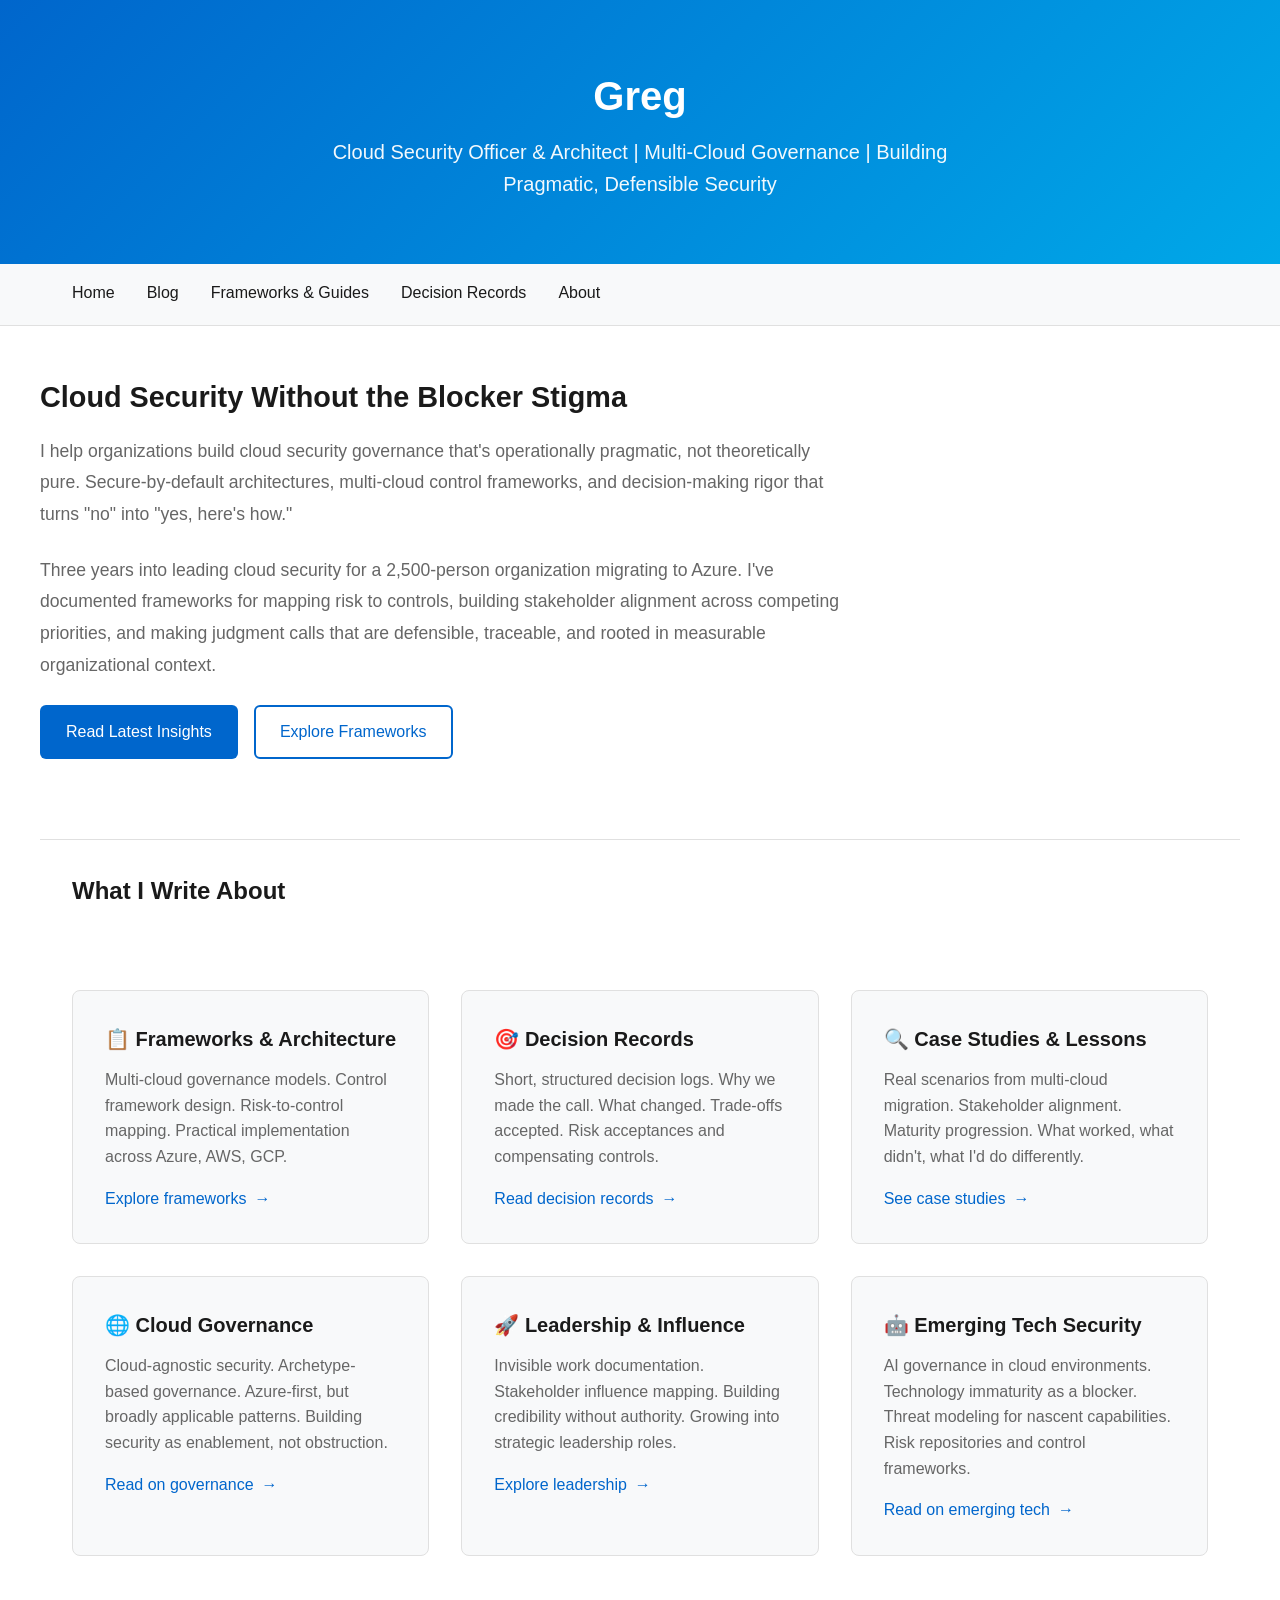
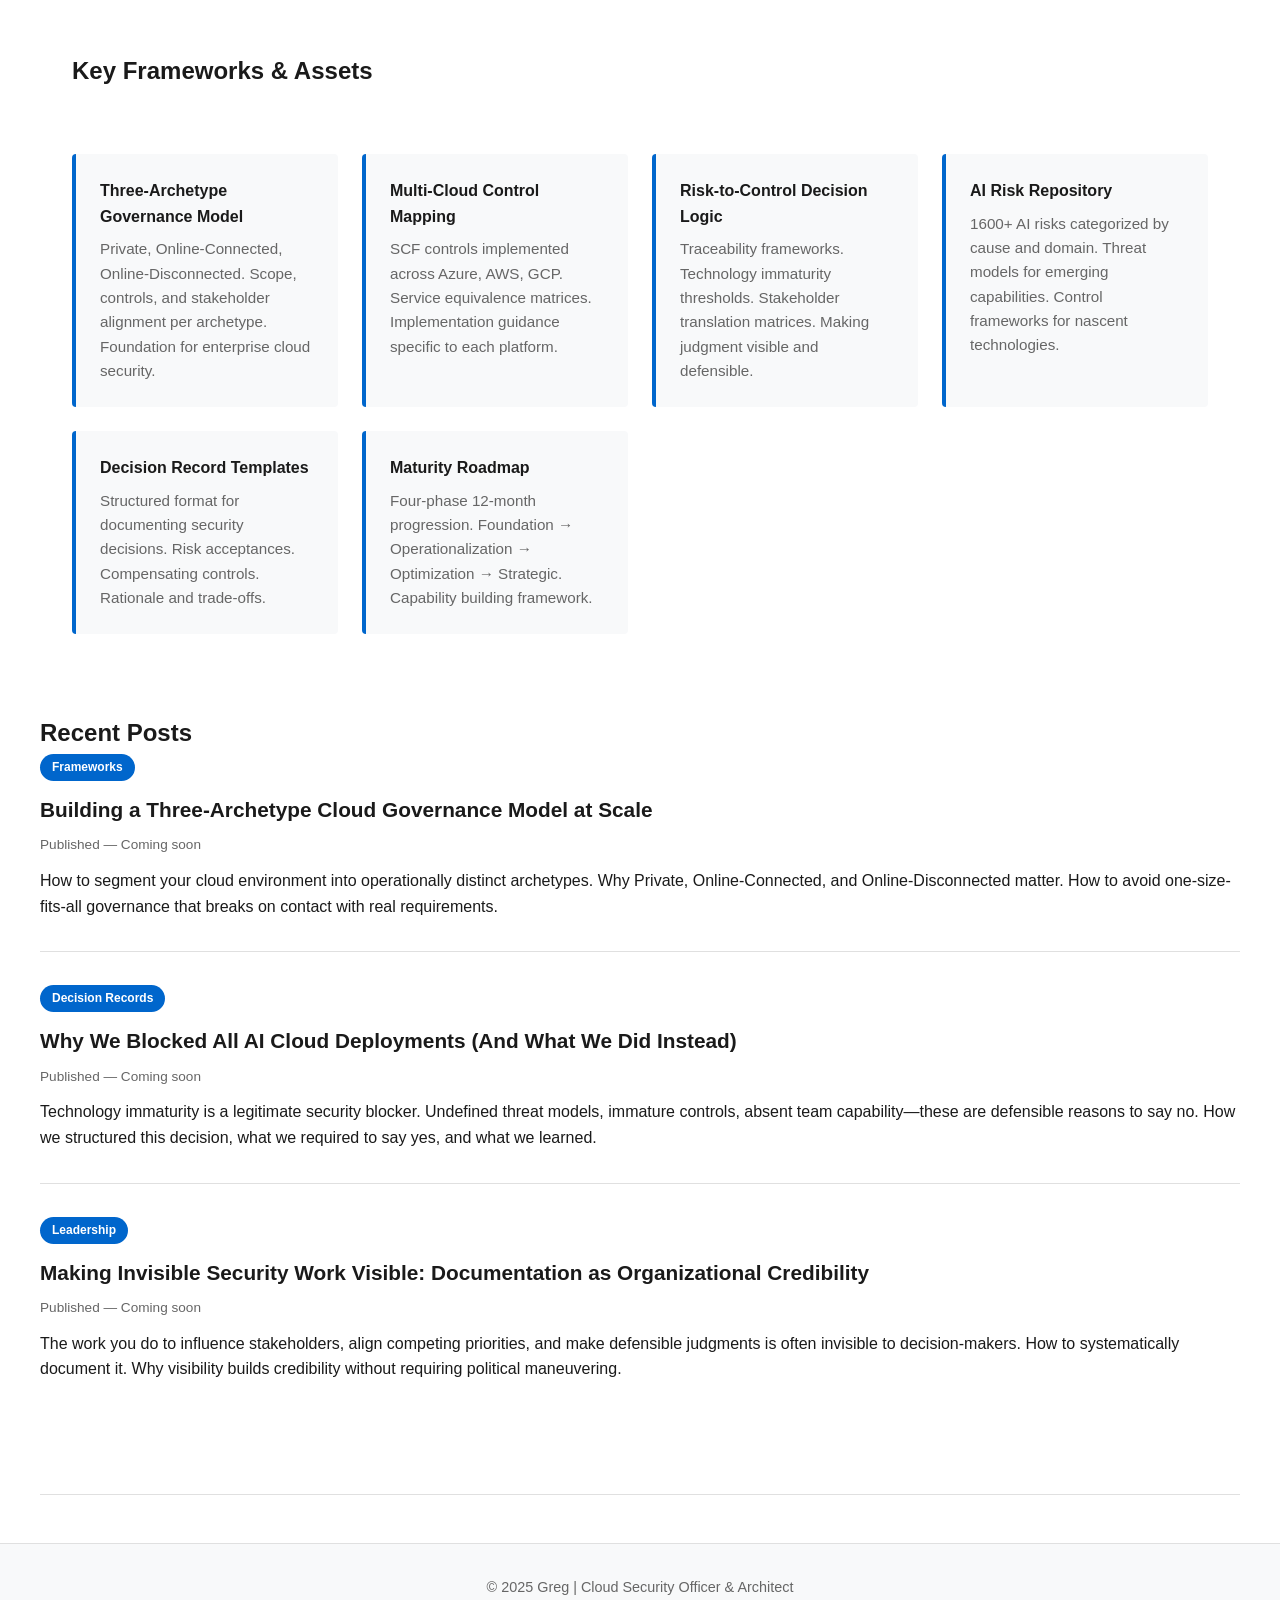
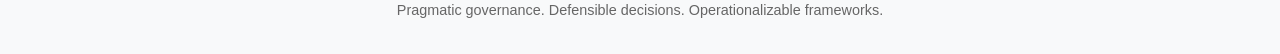
<file: uploads/index.html>
<!DOCTYPE html>
<html lang="en">
<head>
    <meta charset="UTF-8">
    <meta name="viewport" content="width=device-width, initial-scale=1.0">
    <title>Greg — Cloud Security Governance</title>
    <meta name="description" content="Cloud Security Officer. Pragmatic governance frameworks. Operationalizable control architectures. Multi-cloud security without the blocker stigma.">
    <style>
        * {
            margin: 0;
            padding: 0;
            box-sizing: border-box;
        }
        
        :root {
            --color-primary: #0066cc;
            --color-primary-dark: #004499;
            --color-bg: #ffffff;
            --color-bg-alt: #f8f9fa;
            --color-text: #1a1a1a;
            --color-text-secondary: #666666;
            --color-border: #e0e0e0;
            --color-accent: #00a8e8;
            font-family: -apple-system, BlinkMacSystemFont, "Segoe UI", Roboto, "Helvetica Neue", Arial, sans-serif;
        }
        
        @media (prefers-color-scheme: dark) {
            :root {
                --color-bg: #0f1419;
                --color-bg-alt: #1a1f2e;
                --color-text: #e8e8e8;
                --color-text-secondary: #b0b0b0;
                --color-border: #333333;
            }
        }
        
        body {
            background: var(--color-bg);
            color: var(--color-text);
            line-height: 1.6;
        }
        
        header {
            background: linear-gradient(135deg, var(--color-primary) 0%, var(--color-accent) 100%);
            color: white;
            padding: 4rem 2rem;
            text-align: center;
        }
        
        header h1 {
            font-size: 2.5rem;
            margin-bottom: 0.5rem;
            font-weight: 600;
        }
        
        header .subtitle {
            font-size: 1.25rem;
            opacity: 0.95;
            font-weight: 400;
            max-width: 700px;
            margin: 0 auto;
        }
        
        nav {
            background: var(--color-bg-alt);
            border-bottom: 1px solid var(--color-border);
            position: sticky;
            top: 0;
            z-index: 100;
        }
        
        nav ul {
            list-style: none;
            max-width: 1200px;
            margin: 0 auto;
            padding: 0 2rem;
            display: flex;
            gap: 2rem;
            flex-wrap: wrap;
        }
        
        nav a {
            display: block;
            padding: 1rem 0;
            color: var(--color-text);
            text-decoration: none;
            font-weight: 500;
            border-bottom: 3px solid transparent;
            transition: border-color 0.2s;
        }
        
        nav a:hover {
            border-bottom-color: var(--color-primary);
        }
        
        .container {
            max-width: 1200px;
            margin: 0 auto;
            padding: 0 2rem;
        }
        
        .hero-section {
            padding: 3rem 0;
            border-bottom: 1px solid var(--color-border);
        }
        
        .hero-section h2 {
            font-size: 1.8rem;
            margin-bottom: 1rem;
            color: var(--color-text);
        }
        
        .hero-section p {
            font-size: 1.1rem;
            color: var(--color-text-secondary);
            margin-bottom: 1.5rem;
            line-height: 1.8;
            max-width: 800px;
        }
        
        .cta-buttons {
            display: flex;
            gap: 1rem;
            flex-wrap: wrap;
            margin-bottom: 2rem;
        }
        
        .btn {
            display: inline-block;
            padding: 0.75rem 1.5rem;
            border-radius: 6px;
            text-decoration: none;
            font-weight: 500;
            transition: all 0.3s;
            border: 2px solid transparent;
        }
        
        .btn-primary {
            background: var(--color-primary);
            color: white;
        }
        
        .btn-primary:hover {
            background: var(--color-primary-dark);
        }
        
        .btn-secondary {
            background: transparent;
            color: var(--color-primary);
            border-color: var(--color-primary);
        }
        
        .btn-secondary:hover {
            background: var(--color-primary);
            color: white;
        }
        
        .sections {
            display: grid;
            grid-template-columns: repeat(auto-fit, minmax(300px, 1fr));
            gap: 2rem;
            padding: 3rem 0;
        }
        
        .section-card {
            background: var(--color-bg-alt);
            border: 1px solid var(--color-border);
            border-radius: 8px;
            padding: 2rem;
            transition: all 0.3s;
        }
        
        .section-card:hover {
            border-color: var(--color-primary);
            transform: translateY(-4px);
            box-shadow: 0 8px 16px rgba(0, 102, 204, 0.1);
        }
        
        .section-card h3 {
            font-size: 1.25rem;
            margin-bottom: 0.75rem;
            color: var(--color-text);
        }
        
        .section-card p {
            color: var(--color-text-secondary);
            margin-bottom: 1rem;
        }
        
        .section-card a {
            display: inline-flex;
            align-items: center;
            gap: 0.5rem;
            color: var(--color-primary);
            text-decoration: none;
            font-weight: 500;
            transition: gap 0.2s;
        }
        
        .section-card a:hover {
            gap: 0.75rem;
        }
        
        .section-card .arrow {
            display: inline;
        }
        
        .features {
            display: grid;
            grid-template-columns: repeat(auto-fit, minmax(250px, 1fr));
            gap: 1.5rem;
            padding: 2rem 0;
        }
        
        .feature-item {
            padding: 1.5rem;
            border-left: 4px solid var(--color-primary);
            background: var(--color-bg-alt);
            border-radius: 4px;
        }
        
        .feature-item h4 {
            margin-bottom: 0.5rem;
            color: var(--color-text);
        }
        
        .feature-item p {
            font-size: 0.95rem;
            color: var(--color-text-secondary);
        }
        
        footer {
            background: var(--color-bg-alt);
            border-top: 1px solid var(--color-border);
            padding: 2rem;
            margin-top: 3rem;
            text-align: center;
            color: var(--color-text-secondary);
            font-size: 0.9rem;
        }
        
        .blog-preview {
            padding: 3rem 0;
            border-bottom: 1px solid var(--color-border);
        }
        
        .blog-post {
            margin-bottom: 2rem;
            padding-bottom: 2rem;
            border-bottom: 1px solid var(--color-border);
        }
        
        .blog-post:last-child {
            border-bottom: none;
        }
        
        .blog-post h3 {
            font-size: 1.3rem;
            margin-bottom: 0.5rem;
        }
        
        .blog-post .meta {
            font-size: 0.85rem;
            color: var(--color-text-secondary);
            margin-bottom: 0.75rem;
        }
        
        .blog-post .category {
            display: inline-block;
            background: var(--color-primary);
            color: white;
            padding: 0.25rem 0.75rem;
            border-radius: 20px;
            font-size: 0.75rem;
            font-weight: 600;
            margin-bottom: 0.75rem;
            margin-right: 0.5rem;
        }
        
        @media (max-width: 768px) {
            header h1 {
                font-size: 1.75rem;
            }
            
            nav ul {
                padding: 0 1rem;
                gap: 1rem;
            }
            
            .container {
                padding: 0 1rem;
            }
            
            .hero-section p {
                font-size: 1rem;
            }
        }
    </style>
</head>
<body>
    <header>
        <h1>Greg</h1>
        <p class="subtitle">Cloud Security Officer & Architect | Multi-Cloud Governance | Building Pragmatic, Defensible Security</p>
    </header>
    
    <nav>
        <ul>
            <li><a href="#home">Home</a></li>
            <li><a href="blog.html">Blog</a></li>
            <li><a href="frameworks.html">Frameworks & Guides</a></li>
            <li><a href="decision-records.html">Decision Records</a></li>
            <li><a href="about.html">About</a></li>
        </ul>
    </nav>
    
    <main>
        <section class="container hero-section">
            <h2>Cloud Security Without the Blocker Stigma</h2>
            <p>
                I help organizations build cloud security governance that's operationally pragmatic, not theoretically pure. Secure-by-default architectures, multi-cloud control frameworks, and decision-making rigor that turns "no" into "yes, here's how."
            </p>
            <p>
                Three years into leading cloud security for a 2,500-person organization migrating to Azure. I've documented frameworks for mapping risk to controls, building stakeholder alignment across competing priorities, and making judgment calls that are defensible, traceable, and rooted in measurable organizational context.
            </p>
            <div class="cta-buttons">
                <a href="blog.html" class="btn btn-primary">Read Latest Insights</a>
                <a href="frameworks.html" class="btn btn-secondary">Explore Frameworks</a>
            </div>
        </section>
        
        <section class="container">
            <h2 style="margin-top: 2rem; margin-bottom: 2rem;">What I Write About</h2>
            <div class="sections">
                <div class="section-card">
                    <h3>📋 Frameworks & Architecture</h3>
                    <p>Multi-cloud governance models. Control framework design. Risk-to-control mapping. Practical implementation across Azure, AWS, GCP.</p>
                    <a href="frameworks.html">Explore frameworks <span class="arrow">→</span></a>
                </div>
                <div class="section-card">
                    <h3>🎯 Decision Records</h3>
                    <p>Short, structured decision logs. Why we made the call. What changed. Trade-offs accepted. Risk acceptances and compensating controls.</p>
                    <a href="decision-records.html">Read decision records <span class="arrow">→</span></a>
                </div>
                <div class="section-card">
                    <h3>🔍 Case Studies & Lessons</h3>
                    <p>Real scenarios from multi-cloud migration. Stakeholder alignment. Maturity progression. What worked, what didn't, what I'd do differently.</p>
                    <a href="blog.html?category=case-studies">See case studies <span class="arrow">→</span></a>
                </div>
                <div class="section-card">
                    <h3>🌐 Cloud Governance</h3>
                    <p>Cloud-agnostic security. Archetype-based governance. Azure-first, but broadly applicable patterns. Building security as enablement, not obstruction.</p>
                    <a href="blog.html?category=governance">Read on governance <span class="arrow">→</span></a>
                </div>
                <div class="section-card">
                    <h3>🚀 Leadership & Influence</h3>
                    <p>Invisible work documentation. Stakeholder influence mapping. Building credibility without authority. Growing into strategic leadership roles.</p>
                    <a href="blog.html?category=leadership">Explore leadership <span class="arrow">→</span></a>
                </div>
                <div class="section-card">
                    <h3>🤖 Emerging Tech Security</h3>
                    <p>AI governance in cloud environments. Technology immaturity as a blocker. Threat modeling for nascent capabilities. Risk repositories and control frameworks.</p>
                    <a href="blog.html?category=emerging-tech">Read on emerging tech <span class="arrow">→</span></a>
                </div>
            </div>
        </section>
        
        <section class="container">
            <h2 style="margin-top: 3rem; margin-bottom: 2rem;">Key Frameworks & Assets</h2>
            <div class="features">
                <div class="feature-item">
                    <h4>Three-Archetype Governance Model</h4>
                    <p>Private, Online-Connected, Online-Disconnected. Scope, controls, and stakeholder alignment per archetype. Foundation for enterprise cloud security.</p>
                </div>
                <div class="feature-item">
                    <h4>Multi-Cloud Control Mapping</h4>
                    <p>SCF controls implemented across Azure, AWS, GCP. Service equivalence matrices. Implementation guidance specific to each platform.</p>
                </div>
                <div class="feature-item">
                    <h4>Risk-to-Control Decision Logic</h4>
                    <p>Traceability frameworks. Technology immaturity thresholds. Stakeholder translation matrices. Making judgment visible and defensible.</p>
                </div>
                <div class="feature-item">
                    <h4>AI Risk Repository</h4>
                    <p>1600+ AI risks categorized by cause and domain. Threat models for emerging capabilities. Control frameworks for nascent technologies.</p>
                </div>
                <div class="feature-item">
                    <h4>Decision Record Templates</h4>
                    <p>Structured format for documenting security decisions. Risk acceptances. Compensating controls. Rationale and trade-offs.</p>
                </div>
                <div class="feature-item">
                    <h4>Maturity Roadmap</h4>
                    <p>Four-phase 12-month progression. Foundation → Operationalization → Optimization → Strategic. Capability building framework.</p>
                </div>
            </div>
        </section>
        
        <section class="container blog-preview">
            <h2>Recent Posts</h2>
            <article class="blog-post">
                <span class="category">Frameworks</span>
                <h3>Building a Three-Archetype Cloud Governance Model at Scale</h3>
                <p class="meta">Published — Coming soon</p>
                <p>How to segment your cloud environment into operationally distinct archetypes. Why Private, Online-Connected, and Online-Disconnected matter. How to avoid one-size-fits-all governance that breaks on contact with real requirements.</p>
            </article>
            <article class="blog-post">
                <span class="category">Decision Records</span>
                <h3>Why We Blocked All AI Cloud Deployments (And What We Did Instead)</h3>
                <p class="meta">Published — Coming soon</p>
                <p>Technology immaturity is a legitimate security blocker. Undefined threat models, immature controls, absent team capability—these are defensible reasons to say no. How we structured this decision, what we required to say yes, and what we learned.</p>
            </article>
            <article class="blog-post">
                <span class="category">Leadership</span>
                <h3>Making Invisible Security Work Visible: Documentation as Organizational Credibility</h3>
                <p class="meta">Published — Coming soon</p>
                <p>The work you do to influence stakeholders, align competing priorities, and make defensible judgments is often invisible to decision-makers. How to systematically document it. Why visibility builds credibility without requiring political maneuvering.</p>
            </article>
        </section>
    </main>
    
    <footer>
        <p>&copy; 2025 Greg | Cloud Security Officer &amp; Architect</p>
        <p>Pragmatic governance. Defensible decisions. Operationalizable frameworks.</p>
    </footer>
</body>
</html>
</file>
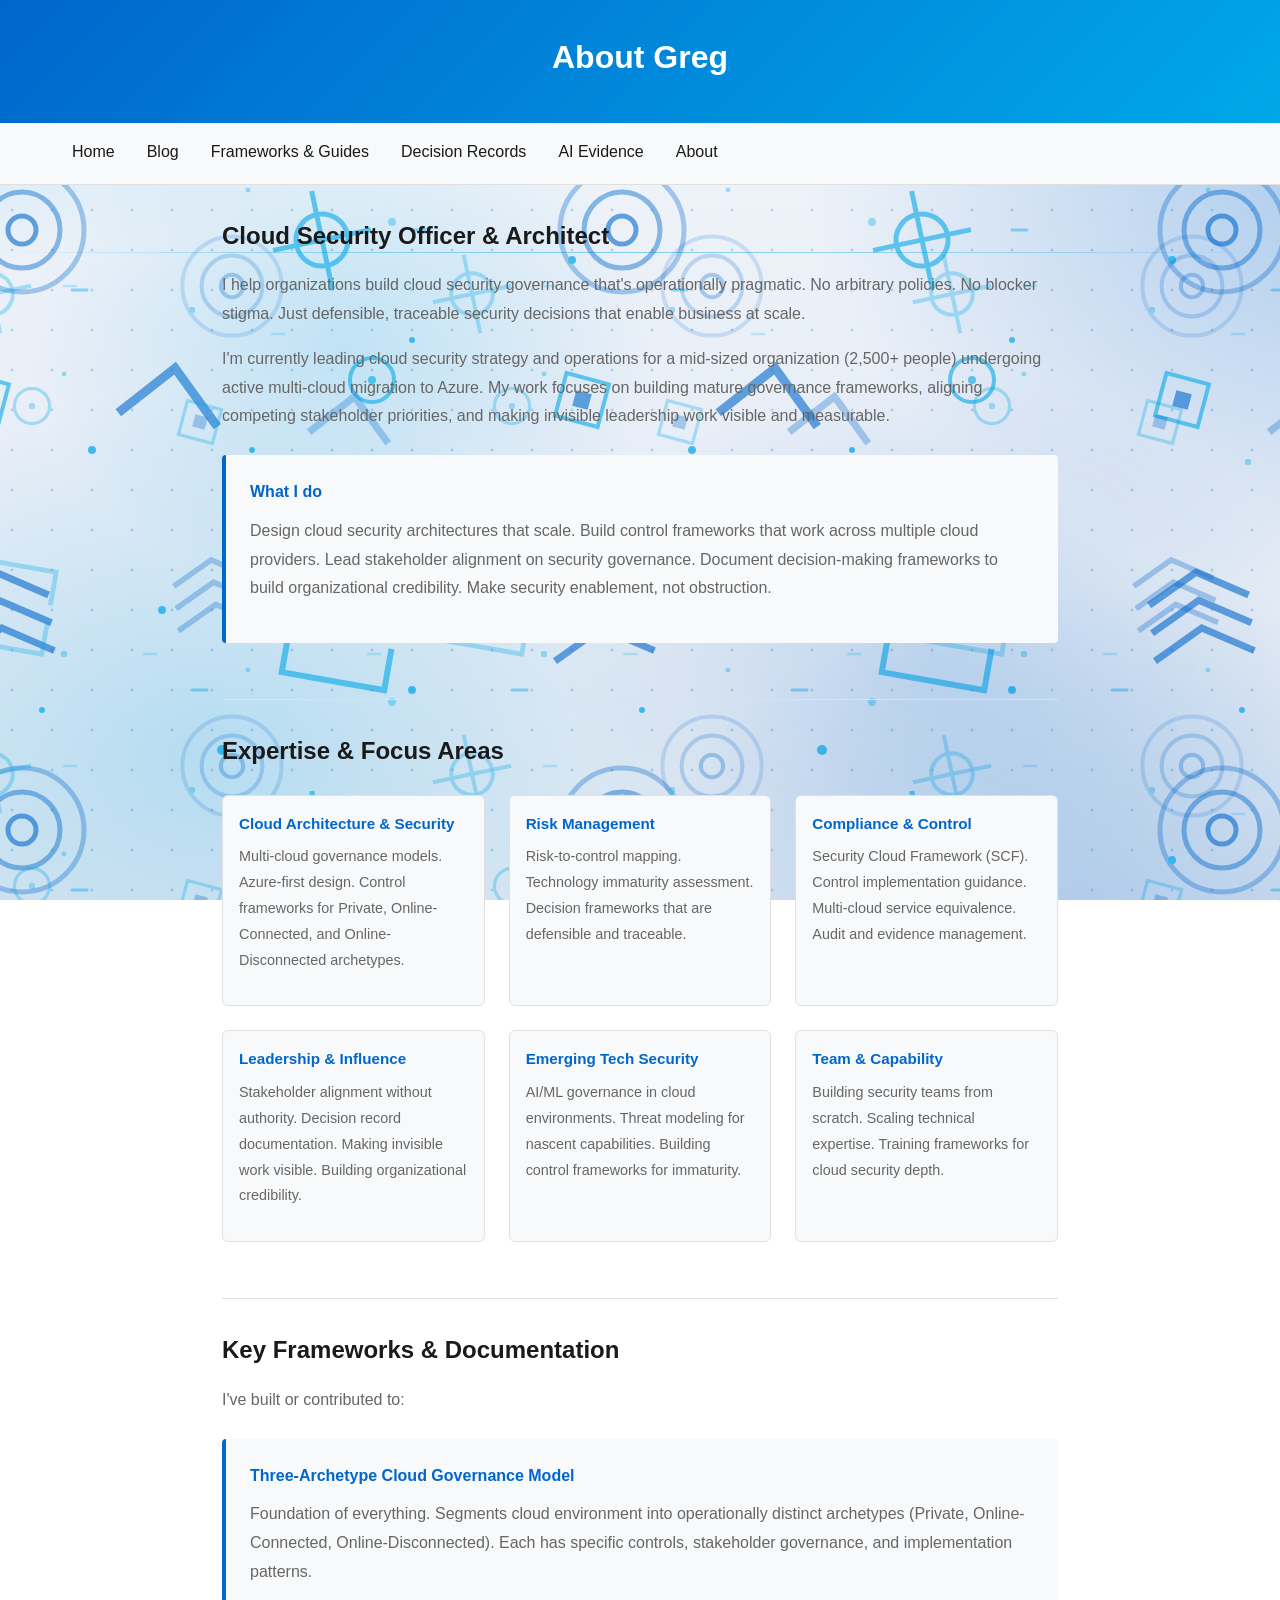
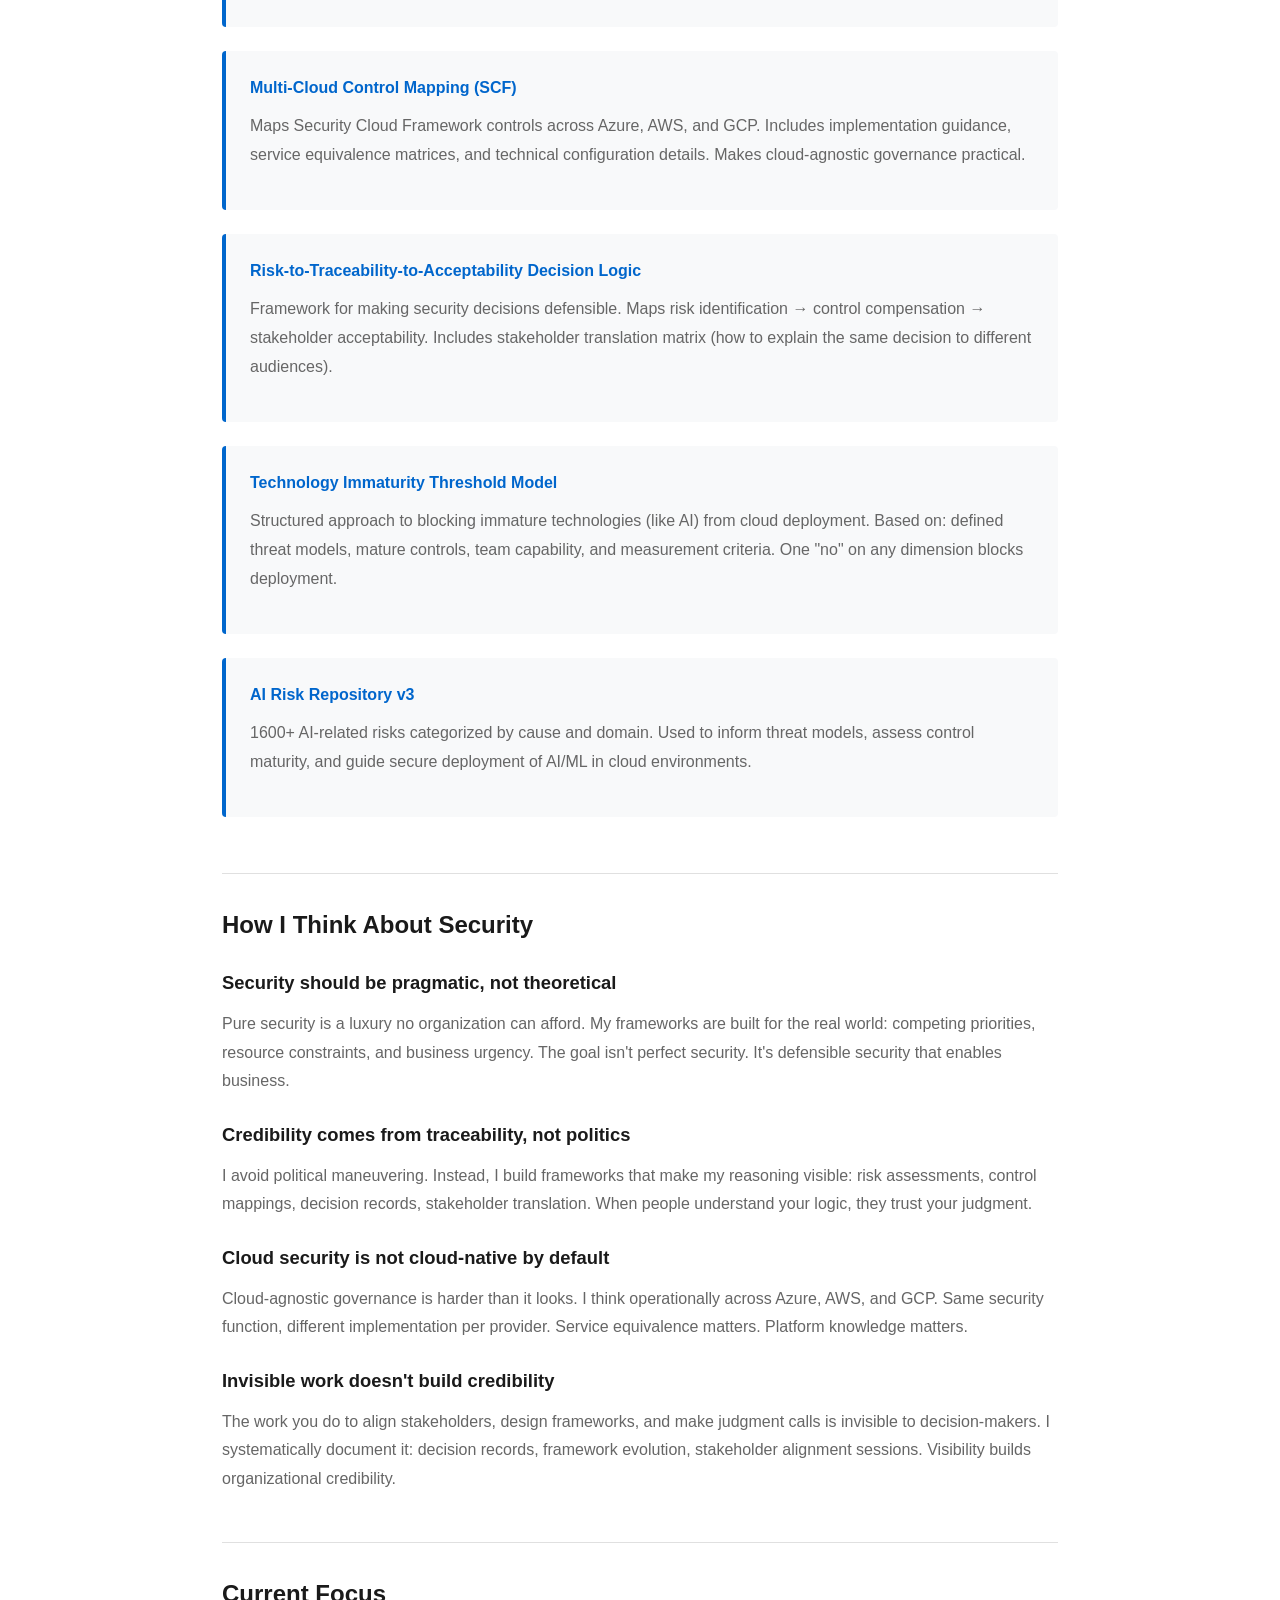
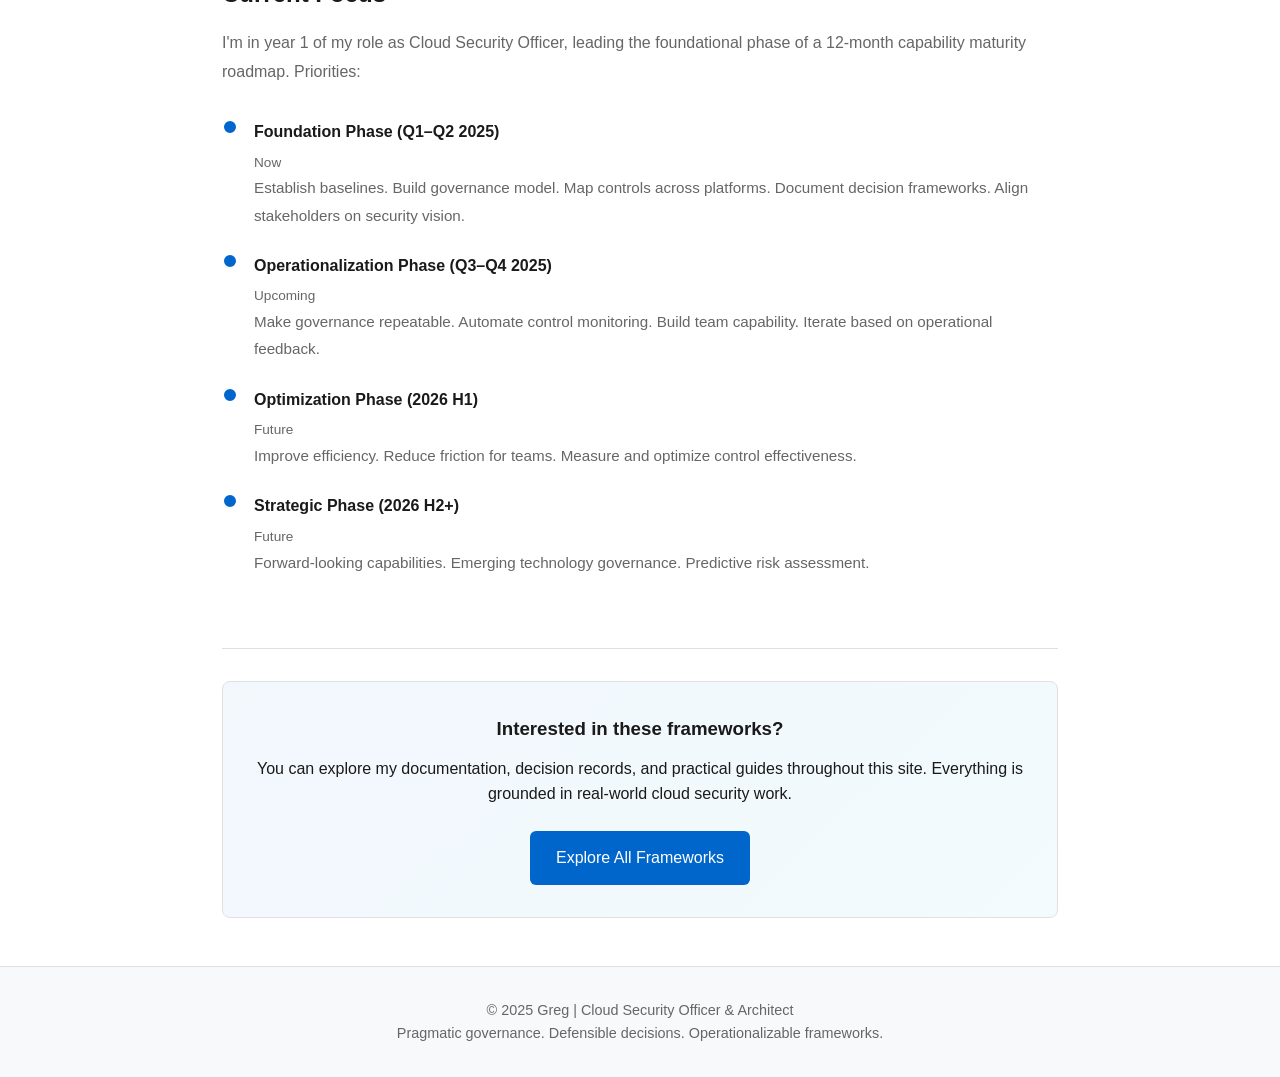
<file: about.html>
<!DOCTYPE html>
<html lang="en">
<head>
    <meta charset="UTF-8">
    <meta name="viewport" content="width=device-width, initial-scale=1.0">
    <title>About — Greg's Cloud Security</title>
    <meta name="description" content="Cloud Security Officer & Architect. Building pragmatic, defensible cloud governance at scale.">
    <style>
        * {
            margin: 0;
            padding: 0;
            box-sizing: border-box;
        }
        
        :root {
            --color-primary: #0066cc;
            --color-primary-dark: #004499;
            --color-bg: #ffffff;
            --color-bg-alt: #f8f9fa;
            --color-text: #1a1a1a;
            --color-text-secondary: #666666;
            --color-border: #e0e0e0;
            --color-accent: #00a8e8;
            font-family: -apple-system, BlinkMacSystemFont, "Segoe UI", Roboto, "Helvetica Neue", Arial, sans-serif;
        }
        
        @media (prefers-color-scheme: dark) {
            :root {
                --color-bg: #0f1419;
                --color-bg-alt: #1a1f2e;
                --color-text: #e8e8e8;
                --color-text-secondary: #b0b0b0;
                --color-border: #333333;
            }
        }
        
        body {
            background: var(--color-bg);
            color: var(--color-text);
            line-height: 1.6;
        }
        
        header {
            background: linear-gradient(135deg, var(--color-primary) 0%, var(--color-accent) 100%);
            color: white;
            padding: 2rem 2rem;
            text-align: center;
        }
        
        header h1 {
            font-size: 2rem;
            margin-bottom: 0.5rem;
        }
        
        nav {
            background: var(--color-bg-alt);
            border-bottom: 1px solid var(--color-border);
            position: sticky;
            top: 0;
            z-index: 100;
        }
        
        nav ul {
            list-style: none;
            max-width: 1200px;
            margin: 0 auto;
            padding: 0 2rem;
            display: flex;
            gap: 2rem;
            flex-wrap: wrap;
        }
        
        nav a {
            display: block;
            padding: 1rem 0;
            color: var(--color-text);
            text-decoration: none;
            font-weight: 500;
            border-bottom: 3px solid transparent;
            transition: border-color 0.2s;
        }
        
        nav a:hover {
            border-bottom-color: var(--color-primary);
        }
        
        .container {
            max-width: 900px;
            margin: 0 auto;
            padding: 0 2rem;
        }
        
        .about-section {
            padding: 2rem 0;
            border-bottom: 1px solid var(--color-border);
        }
        
        .about-section h2 {
            font-size: 1.5rem;
            margin-bottom: 1rem;
            color: var(--color-text);
        }
        
        .about-section h3 {
            font-size: 1.15rem;
            margin-top: 1.5rem;
            margin-bottom: 0.75rem;
            color: var(--color-text);
        }
        
        .about-section p {
            color: var(--color-text-secondary);
            margin-bottom: 1rem;
            line-height: 1.8;
        }
        
        .highlight-box {
            background: var(--color-bg-alt);
            border-left: 4px solid var(--color-primary);
            padding: 1.5rem;
            margin: 1.5rem 0;
            border-radius: 4px;
        }
        
        .highlight-box h4 {
            color: var(--color-primary);
            margin-bottom: 0.75rem;
        }
        
        .skill-grid {
            display: grid;
            grid-template-columns: repeat(auto-fit, minmax(200px, 1fr));
            gap: 1.5rem;
            margin: 1.5rem 0;
        }
        
        .skill-card {
            background: var(--color-bg-alt);
            padding: 1rem;
            border-radius: 6px;
            border: 1px solid var(--color-border);
        }
        
        .skill-card h4 {
            color: var(--color-primary);
            margin-bottom: 0.5rem;
            font-size: 0.95rem;
        }
        
        .skill-card p {
            font-size: 0.9rem;
            color: var(--color-text-secondary);
        }
        
        .timeline {
            position: relative;
            padding: 1rem 0;
        }
        
        .timeline-item {
            padding-left: 2rem;
            margin-bottom: 1.5rem;
            position: relative;
        }
        
        .timeline-item:before {
            content: '';
            position: absolute;
            left: 0;
            top: 0;
            width: 12px;
            height: 12px;
            background: var(--color-primary);
            border-radius: 50%;
            border: 2px solid var(--color-bg);
            box-shadow: inset 0 0 0 2px var(--color-primary);
        }
        
        .timeline-item h4 {
            color: var(--color-text);
            margin-bottom: 0.25rem;
        }
        
        .timeline-item .role {
            color: var(--color-primary);
            font-weight: 600;
            font-size: 0.9rem;
        }
        
        .timeline-item .period {
            color: var(--color-text-secondary);
            font-size: 0.85rem;
            margin-bottom: 0.5rem;
        }
        
        .timeline-item p {
            color: var(--color-text-secondary);
            font-size: 0.95rem;
        }
        
        .cta-box {
            background: linear-gradient(135deg, rgba(0, 102, 204, 0.05) 0%, rgba(0, 168, 232, 0.05) 100%);
            border: 1px solid var(--color-border);
            border-radius: 8px;
            padding: 2rem;
            text-align: center;
            margin: 2rem 0;
        }
        
        .cta-box h3 {
            margin-bottom: 0.75rem;
        }
        
        .cta-box p {
            margin-bottom: 1.5rem;
        }
        
        .btn {
            display: inline-block;
            padding: 0.75rem 1.5rem;
            border-radius: 6px;
            text-decoration: none;
            font-weight: 500;
            transition: all 0.3s;
            border: 2px solid transparent;
        }
        
        .btn-primary {
            background: var(--color-primary);
            color: white;
        }
        
        .btn-primary:hover {
            background: var(--color-primary-dark);
        }
        
        footer {
            background: var(--color-bg-alt);
            border-top: 1px solid var(--color-border);
            padding: 2rem;
            margin-top: 3rem;
            text-align: center;
            color: var(--color-text-secondary);
            font-size: 0.9rem;
        }
        
        @media (max-width: 768px) {
            .container {
                padding: 0 1rem;
            }
            
            nav ul {
                padding: 0 1rem;
                gap: 1rem;
            }
            
            .skill-grid {
                grid-template-columns: 1fr;
            }
        }
    </style>
    <link rel="stylesheet" href="assets/parallax.css">
    <script src="assets/parallax.js" defer></script>
</head>
<body>
    <div class="parallax-bg" aria-hidden="true">
  <div class="parallax-scan"></div>
  <div class="parallax-layer parallax-grid" data-speed="0.18"></div>
  <div class="parallax-layer parallax-shapes" data-speed="0.40"></div>
  <div class="parallax-layer parallax-accents" data-speed="0.65"></div>
</div>

    <header>
        <h1>About Greg</h1>
    </header>
    
    <nav>
        <ul>
            <li><a href="index.html">Home</a></li>
            <li><a href="blog.html">Blog</a></li>
            <li><a href="frameworks.html">Frameworks & Guides</a></li>
            <li><a href="decision-records.html">Decision Records</a></li>
            <li><a href="ai-evidence/index.html">AI Evidence</a></li>
            <li><a href="about.html">About</a></li>
        </ul>
    </nav>
    
    <main class="container">
        <section class="about-section">
            <h2>Cloud Security Officer & Architect</h2>
            <p>
                I help organizations build cloud security governance that's operationally pragmatic. No arbitrary policies. No blocker stigma. Just defensible, traceable security decisions that enable business at scale.
            </p>
            <p>
                I'm currently leading cloud security strategy and operations for a mid-sized organization (2,500+ people) undergoing active multi-cloud migration to Azure. My work focuses on building mature governance frameworks, aligning competing stakeholder priorities, and making invisible leadership work visible and measurable.
            </p>
            
            <div class="highlight-box">
                <h4>What I do</h4>
                <p>
                    Design cloud security architectures that scale. Build control frameworks that work across multiple cloud providers. Lead stakeholder alignment on security governance. Document decision-making frameworks to build organizational credibility. Make security enablement, not obstruction.
                </p>
            </div>
        </section>
        
        <section class="about-section">
            <h2>Expertise & Focus Areas</h2>
            
            <div class="skill-grid">
                <div class="skill-card">
                    <h4>Cloud Architecture & Security</h4>
                    <p>Multi-cloud governance models. Azure-first design. Control frameworks for Private, Online-Connected, and Online-Disconnected archetypes.</p>
                </div>
                <div class="skill-card">
                    <h4>Risk Management</h4>
                    <p>Risk-to-control mapping. Technology immaturity assessment. Decision frameworks that are defensible and traceable.</p>
                </div>
                <div class="skill-card">
                    <h4>Compliance & Control</h4>
                    <p>Security Cloud Framework (SCF). Control implementation guidance. Multi-cloud service equivalence. Audit and evidence management.</p>
                </div>
                <div class="skill-card">
                    <h4>Leadership & Influence</h4>
                    <p>Stakeholder alignment without authority. Decision record documentation. Making invisible work visible. Building organizational credibility.</p>
                </div>
                <div class="skill-card">
                    <h4>Emerging Tech Security</h4>
                    <p>AI/ML governance in cloud environments. Threat modeling for nascent capabilities. Building control frameworks for immaturity.</p>
                </div>
                <div class="skill-card">
                    <h4>Team & Capability</h4>
                    <p>Building security teams from scratch. Scaling technical expertise. Training frameworks for cloud security depth.</p>
                </div>
            </div>
        </section>
        
        <section class="about-section">
            <h2>Key Frameworks & Documentation</h2>
            <p>I've built or contributed to:</p>
            
            <div class="highlight-box">
                <h4>Three-Archetype Cloud Governance Model</h4>
                <p>Foundation of everything. Segments cloud environment into operationally distinct archetypes (Private, Online-Connected, Online-Disconnected). Each has specific controls, stakeholder governance, and implementation patterns.</p>
            </div>
            
            <div class="highlight-box">
                <h4>Multi-Cloud Control Mapping (SCF)</h4>
                <p>Maps Security Cloud Framework controls across Azure, AWS, and GCP. Includes implementation guidance, service equivalence matrices, and technical configuration details. Makes cloud-agnostic governance practical.</p>
            </div>
            
            <div class="highlight-box">
                <h4>Risk-to-Traceability-to-Acceptability Decision Logic</h4>
                <p>Framework for making security decisions defensible. Maps risk identification → control compensation → stakeholder acceptability. Includes stakeholder translation matrix (how to explain the same decision to different audiences).</p>
            </div>
            
            <div class="highlight-box">
                <h4>Technology Immaturity Threshold Model</h4>
                <p>Structured approach to blocking immature technologies (like AI) from cloud deployment. Based on: defined threat models, mature controls, team capability, and measurement criteria. One "no" on any dimension blocks deployment.</p>
            </div>
            
            <div class="highlight-box">
                <h4>AI Risk Repository v3</h4>
                <p>1600+ AI-related risks categorized by cause and domain. Used to inform threat models, assess control maturity, and guide secure deployment of AI/ML in cloud environments.</p>
            </div>
        </section>
        
        <section class="about-section">
            <h2>How I Think About Security</h2>
            
            <h3>Security should be pragmatic, not theoretical</h3>
            <p>
                Pure security is a luxury no organization can afford. My frameworks are built for the real world: competing priorities, resource constraints, and business urgency. The goal isn't perfect security. It's defensible security that enables business.
            </p>
            
            <h3>Credibility comes from traceability, not politics</h3>
            <p>
                I avoid political maneuvering. Instead, I build frameworks that make my reasoning visible: risk assessments, control mappings, decision records, stakeholder translation. When people understand your logic, they trust your judgment.
            </p>
            
            <h3>Cloud security is not cloud-native by default</h3>
            <p>
                Cloud-agnostic governance is harder than it looks. I think operationally across Azure, AWS, and GCP. Same security function, different implementation per provider. Service equivalence matters. Platform knowledge matters.
            </p>
            
            <h3>Invisible work doesn't build credibility</h3>
            <p>
                The work you do to align stakeholders, design frameworks, and make judgment calls is invisible to decision-makers. I systematically document it: decision records, framework evolution, stakeholder alignment sessions. Visibility builds organizational credibility.
            </p>
        </section>
        
        <section class="about-section">
            <h2>Current Focus</h2>
            <p>
                I'm in year 1 of my role as Cloud Security Officer, leading the foundational phase of a 12-month capability maturity roadmap. Priorities:
            </p>
            
            <div class="timeline">
                <div class="timeline-item">
                    <h4>Foundation Phase (Q1–Q2 2025)</h4>
                    <span class="period">Now</span>
                    <p>Establish baselines. Build governance model. Map controls across platforms. Document decision frameworks. Align stakeholders on security vision.</p>
                </div>
                <div class="timeline-item">
                    <h4>Operationalization Phase (Q3–Q4 2025)</h4>
                    <span class="period">Upcoming</span>
                    <p>Make governance repeatable. Automate control monitoring. Build team capability. Iterate based on operational feedback.</p>
                </div>
                <div class="timeline-item">
                    <h4>Optimization Phase (2026 H1)</h4>
                    <span class="period">Future</span>
                    <p>Improve efficiency. Reduce friction for teams. Measure and optimize control effectiveness.</p>
                </div>
                <div class="timeline-item">
                    <h4>Strategic Phase (2026 H2+)</h4>
                    <span class="period">Future</span>
                    <p>Forward-looking capabilities. Emerging technology governance. Predictive risk assessment.</p>
                </div>
            </div>
        </section>
        
        <section class="cta-box">
            <h3>Interested in these frameworks?</h3>
            <p>
                You can explore my documentation, decision records, and practical guides throughout this site. Everything is grounded in real-world cloud security work.
            </p>
            <a href="frameworks.html" class="btn btn-primary">Explore All Frameworks</a>
        </section>
    </main>
    
    <footer>
        <p>&copy; 2025 Greg | Cloud Security Officer &amp; Architect</p>
        <p>Pragmatic governance. Defensible decisions. Operationalizable frameworks.</p>
    </footer>
</body>
</html>
</file>
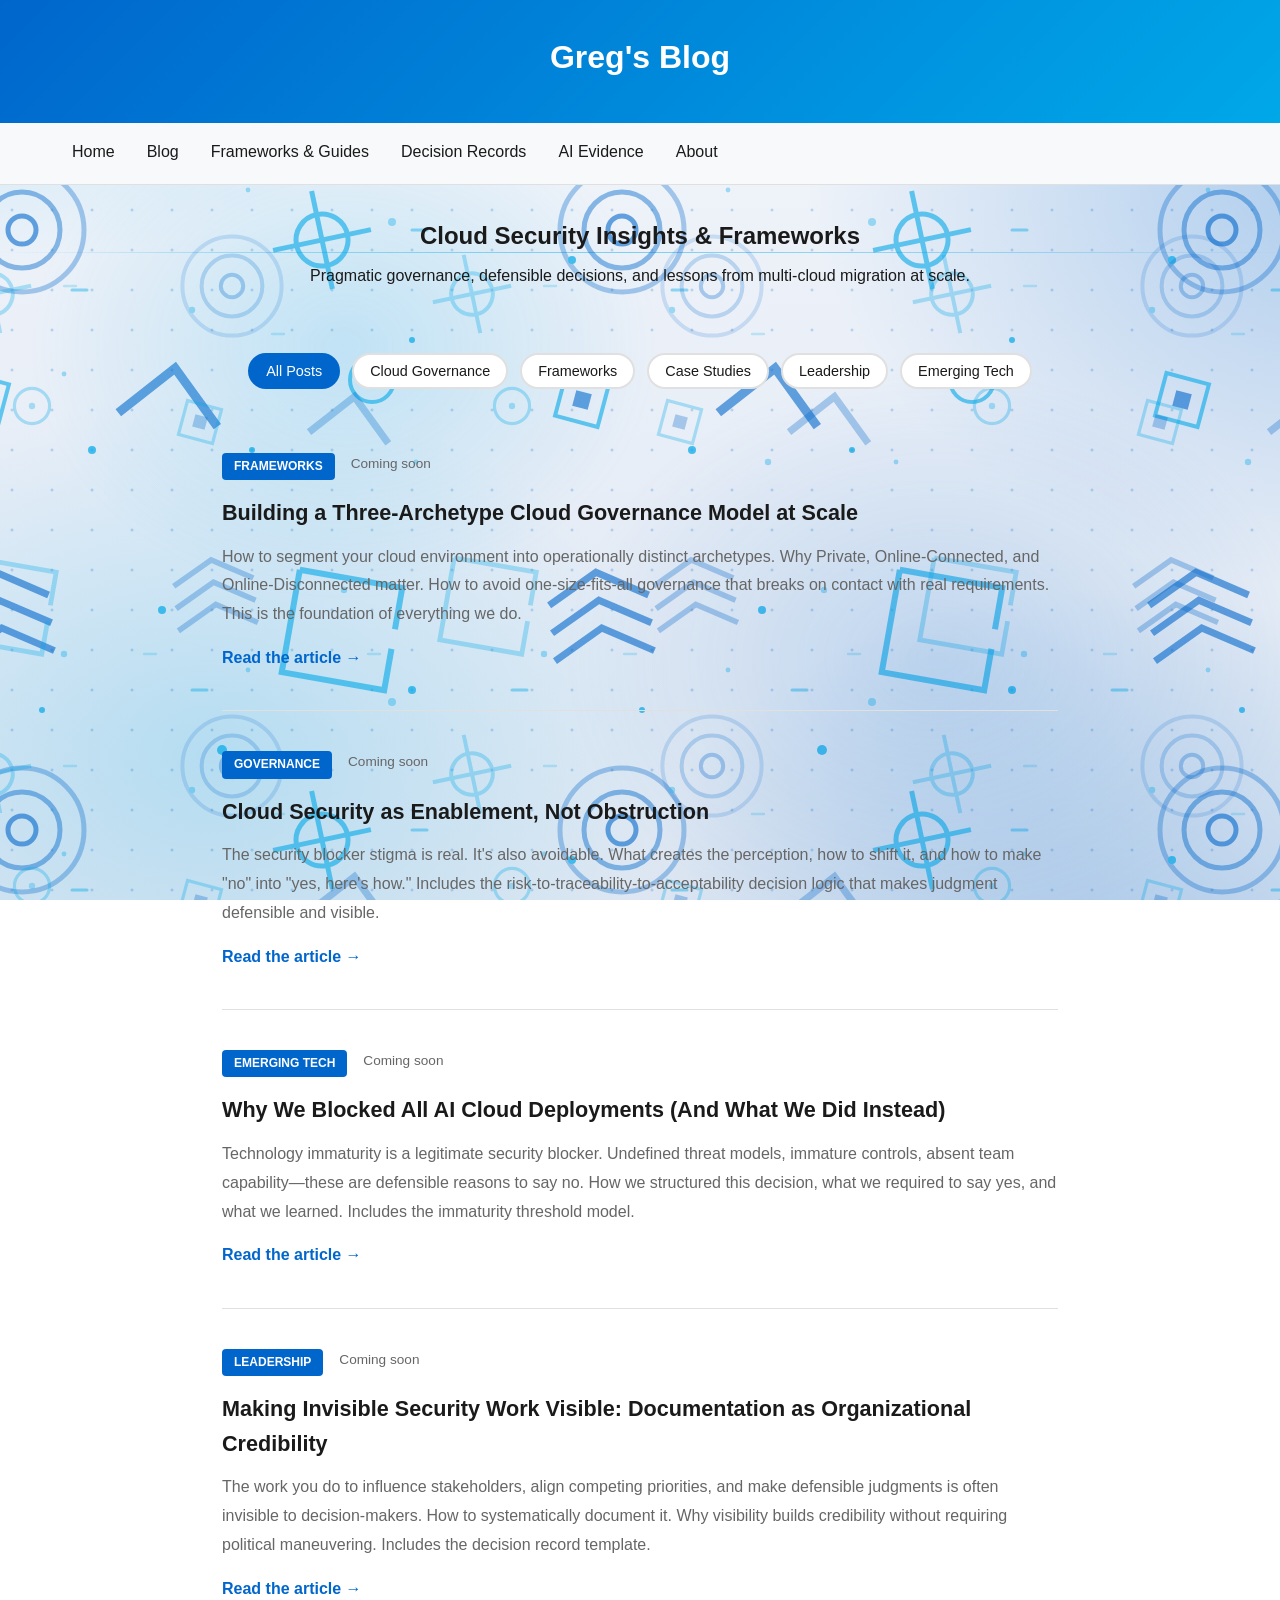
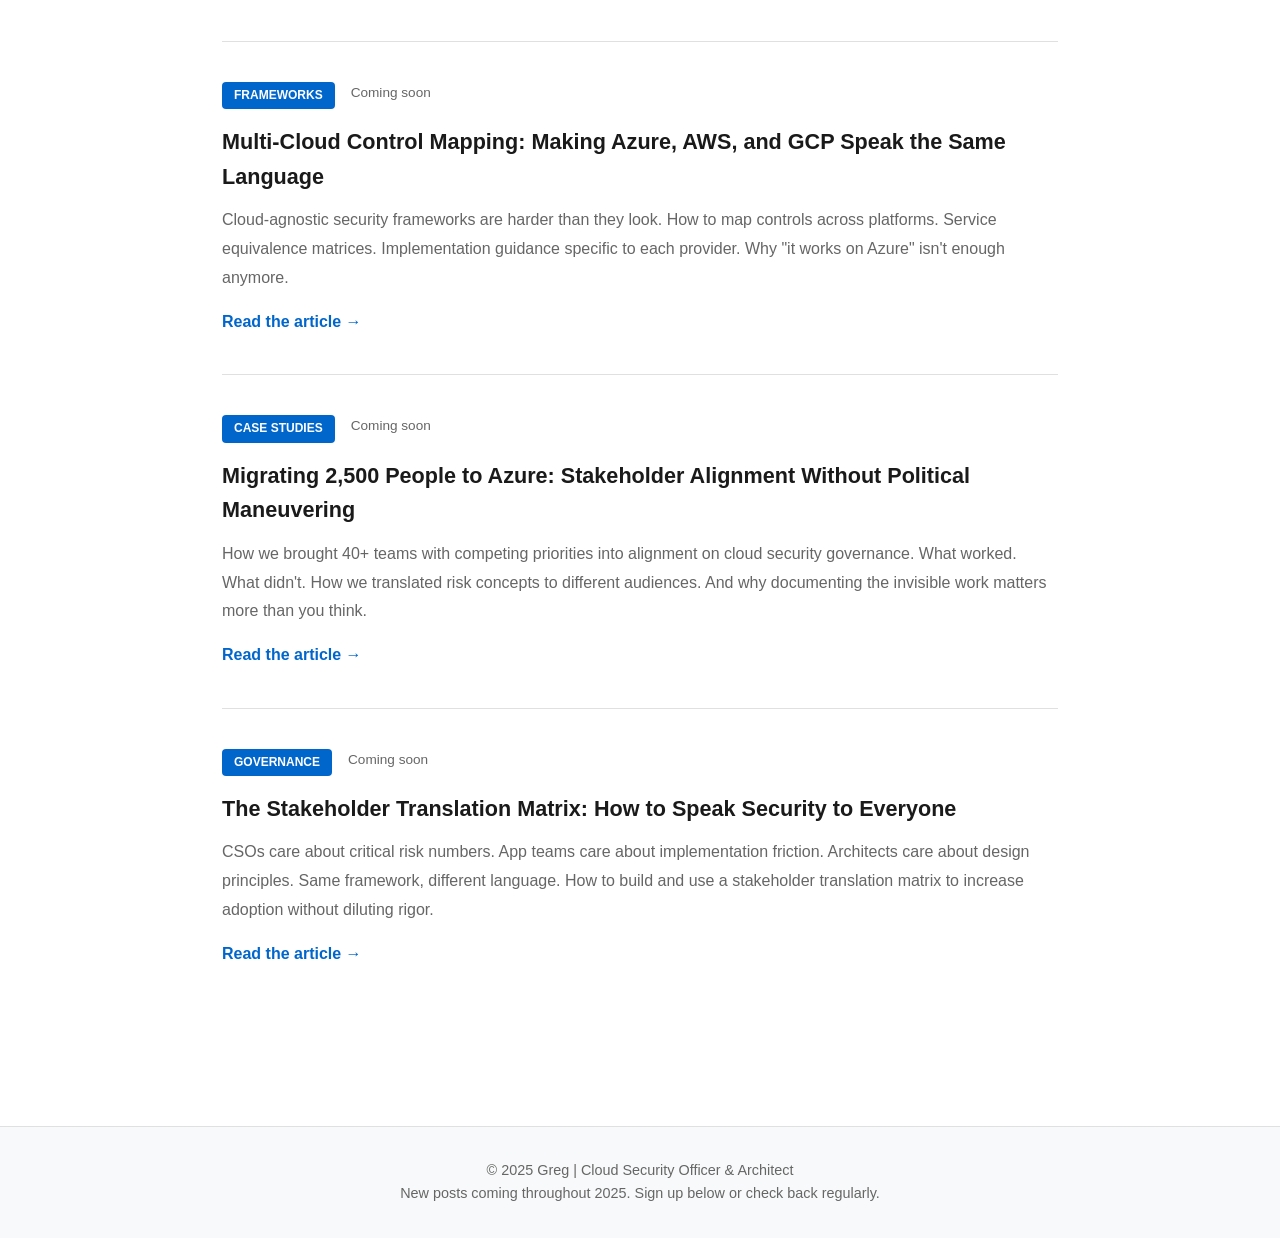
<file: blog.html>
<!DOCTYPE html>
<html lang="en">
<head>
    <meta charset="UTF-8">
    <meta name="viewport" content="width=device-width, initial-scale=1.0">
    <title>Blog — Greg's Cloud Security Insights</title>
    <meta name="description" content="Cloud security frameworks, decision records, and leadership lessons from multi-cloud migration at scale.">
    <style>
        * {
            margin: 0;
            padding: 0;
            box-sizing: border-box;
        }
        
        :root {
            --color-primary: #0066cc;
            --color-primary-dark: #004499;
            --color-bg: #ffffff;
            --color-bg-alt: #f8f9fa;
            --color-text: #1a1a1a;
            --color-text-secondary: #666666;
            --color-border: #e0e0e0;
            --color-accent: #00a8e8;
            font-family: -apple-system, BlinkMacSystemFont, "Segoe UI", Roboto, "Helvetica Neue", Arial, sans-serif;
        }
        
        @media (prefers-color-scheme: dark) {
            :root {
                --color-bg: #0f1419;
                --color-bg-alt: #1a1f2e;
                --color-text: #e8e8e8;
                --color-text-secondary: #b0b0b0;
                --color-border: #333333;
            }
        }
        
        body {
            background: var(--color-bg);
            color: var(--color-text);
            line-height: 1.6;
        }
        
        header {
            background: linear-gradient(135deg, var(--color-primary) 0%, var(--color-accent) 100%);
            color: white;
            padding: 2rem 2rem;
            text-align: center;
        }
        
        header h1 {
            font-size: 2rem;
            margin-bottom: 0.5rem;
        }
        
        nav {
            background: var(--color-bg-alt);
            border-bottom: 1px solid var(--color-border);
            position: sticky;
            top: 0;
            z-index: 100;
        }
        
        nav ul {
            list-style: none;
            max-width: 1200px;
            margin: 0 auto;
            padding: 0 2rem;
            display: flex;
            gap: 2rem;
            flex-wrap: wrap;
        }
        
        nav a {
            display: block;
            padding: 1rem 0;
            color: var(--color-text);
            text-decoration: none;
            font-weight: 500;
            border-bottom: 3px solid transparent;
            transition: border-color 0.2s;
        }
        
        nav a:hover {
            border-bottom-color: var(--color-primary);
        }
        
        .container {
            max-width: 900px;
            margin: 0 auto;
            padding: 0 2rem;
        }
        
        .blog-header {
            padding: 2rem 0;
            text-align: center;
        }
        
        .blog-header h2 {
            font-size: 1.5rem;
            margin-bottom: 0.5rem;
        }
        
        .filters {
            display: flex;
            gap: 0.75rem;
            flex-wrap: wrap;
            margin: 2rem 0;
            justify-content: center;
        }
        
        .filter-btn {
            padding: 0.5rem 1rem;
            border: 2px solid var(--color-border);
            background: var(--color-bg);
            color: var(--color-text);
            border-radius: 20px;
            cursor: pointer;
            transition: all 0.2s;
            font-weight: 500;
            font-size: 0.9rem;
        }
        
        .filter-btn:hover {
            border-color: var(--color-primary);
            color: var(--color-primary);
        }
        
        .filter-btn.active {
            background: var(--color-primary);
            color: white;
            border-color: var(--color-primary);
        }
        
        .posts {
            padding: 2rem 0;
        }
        
        .post {
            margin-bottom: 2.5rem;
            padding-bottom: 2.5rem;
            border-bottom: 1px solid var(--color-border);
        }
        
        .post:last-child {
            border-bottom: none;
        }
        
        .post-header {
            margin-bottom: 1rem;
        }
        
        .post-meta {
            display: flex;
            gap: 1rem;
            flex-wrap: wrap;
            margin-bottom: 0.75rem;
            font-size: 0.85rem;
            color: var(--color-text-secondary);
        }
        
        .post-category {
            display: inline-block;
            background: var(--color-primary);
            color: white;
            padding: 0.25rem 0.75rem;
            border-radius: 4px;
            font-size: 0.75rem;
            font-weight: 600;
            text-transform: uppercase;
        }
        
        .post-title {
            font-size: 1.35rem;
            margin-bottom: 0.75rem;
            color: var(--color-text);
        }
        
        .post-title a {
            color: inherit;
            text-decoration: none;
            transition: color 0.2s;
        }
        
        .post-title a:hover {
            color: var(--color-primary);
        }
        
        .post-excerpt {
            color: var(--color-text-secondary);
            line-height: 1.8;
            margin-bottom: 1rem;
        }
        
        .read-more {
            display: inline-flex;
            align-items: center;
            gap: 0.5rem;
            color: var(--color-primary);
            text-decoration: none;
            font-weight: 600;
            transition: gap 0.2s;
        }
        
        .read-more:hover {
            gap: 0.75rem;
        }
        
        footer {
            background: var(--color-bg-alt);
            border-top: 1px solid var(--color-border);
            padding: 2rem;
            margin-top: 3rem;
            text-align: center;
            color: var(--color-text-secondary);
            font-size: 0.9rem;
        }
        
        .empty-state {
            text-align: center;
            padding: 2rem;
            color: var(--color-text-secondary);
        }
        
        @media (max-width: 768px) {
            .container {
                padding: 0 1rem;
            }
            
            nav ul {
                padding: 0 1rem;
                gap: 1rem;
            }
            
            .filters {
                margin: 1.5rem 0;
            }
        }
    </style>
    <link rel="stylesheet" href="assets/parallax.css">
    <script src="assets/parallax.js" defer></script>
</head>
<body>
    <div class="parallax-bg" aria-hidden="true">
  <div class="parallax-scan"></div>
  <div class="parallax-layer parallax-grid" data-speed="0.18"></div>
  <div class="parallax-layer parallax-shapes" data-speed="0.40"></div>
  <div class="parallax-layer parallax-accents" data-speed="0.65"></div>
</div>

    <header>
        <h1>Greg's Blog</h1>
    </header>
    
    <nav>
        <ul>
            <li><a href="index.html">Home</a></li>
            <li><a href="blog.html">Blog</a></li>
            <li><a href="frameworks.html">Frameworks & Guides</a></li>
            <li><a href="decision-records.html">Decision Records</a></li>
            <li><a href="ai-evidence/index.html">AI Evidence</a></li>
            <li><a href="about.html">About</a></li>
        </ul>
    </nav>
    
    <main class="container">
        <section class="blog-header">
            <h2>Cloud Security Insights & Frameworks</h2>
            <p>Pragmatic governance, defensible decisions, and lessons from multi-cloud migration at scale.</p>
        </section>
        
        <div class="filters">
            <button class="filter-btn active" onclick="filterPosts('all')">All Posts</button>
            <button class="filter-btn" onclick="filterPosts('governance')">Cloud Governance</button>
            <button class="filter-btn" onclick="filterPosts('frameworks')">Frameworks</button>
            <button class="filter-btn" onclick="filterPosts('case-studies')">Case Studies</button>
            <button class="filter-btn" onclick="filterPosts('leadership')">Leadership</button>
            <button class="filter-btn" onclick="filterPosts('emerging-tech')">Emerging Tech</button>
        </div>
        
        <section class="posts" id="posts-container">
            <article class="post" data-category="frameworks">
                <div class="post-header">
                    <div class="post-meta">
                        <span class="post-category">Frameworks</span>
                        <span>Coming soon</span>
                    </div>
                </div>
                <h3 class="post-title">Building a Three-Archetype Cloud Governance Model at Scale</h3>
                <p class="post-excerpt">
                    How to segment your cloud environment into operationally distinct archetypes. Why Private, Online-Connected, and Online-Disconnected matter. How to avoid one-size-fits-all governance that breaks on contact with real requirements. This is the foundation of everything we do.
                </p>
                <a href="#" class="read-more">Read the article →</a>
            </article>
            
            <article class="post" data-category="governance">
                <div class="post-header">
                    <div class="post-meta">
                        <span class="post-category">Governance</span>
                        <span>Coming soon</span>
                    </div>
                </div>
                <h3 class="post-title">Cloud Security as Enablement, Not Obstruction</h3>
                <p class="post-excerpt">
                    The security blocker stigma is real. It's also avoidable. What creates the perception, how to shift it, and how to make "no" into "yes, here's how." Includes the risk-to-traceability-to-acceptability decision logic that makes judgment defensible and visible.
                </p>
                <a href="#" class="read-more">Read the article →</a>
            </article>
            
            <article class="post" data-category="emerging-tech">
                <div class="post-header">
                    <div class="post-meta">
                        <span class="post-category">Emerging Tech</span>
                        <span>Coming soon</span>
                    </div>
                </div>
                <h3 class="post-title">Why We Blocked All AI Cloud Deployments (And What We Did Instead)</h3>
                <p class="post-excerpt">
                    Technology immaturity is a legitimate security blocker. Undefined threat models, immature controls, absent team capability—these are defensible reasons to say no. How we structured this decision, what we required to say yes, and what we learned. Includes the immaturity threshold model.
                </p>
                <a href="#" class="read-more">Read the article →</a>
            </article>
            
            <article class="post" data-category="leadership">
                <div class="post-header">
                    <div class="post-meta">
                        <span class="post-category">Leadership</span>
                        <span>Coming soon</span>
                    </div>
                </div>
                <h3 class="post-title">Making Invisible Security Work Visible: Documentation as Organizational Credibility</h3>
                <p class="post-excerpt">
                    The work you do to influence stakeholders, align competing priorities, and make defensible judgments is often invisible to decision-makers. How to systematically document it. Why visibility builds credibility without requiring political maneuvering. Includes the decision record template.
                </p>
                <a href="#" class="read-more">Read the article →</a>
            </article>
            
            <article class="post" data-category="frameworks">
                <div class="post-header">
                    <div class="post-meta">
                        <span class="post-category">Frameworks</span>
                        <span>Coming soon</span>
                    </div>
                </div>
                <h3 class="post-title">Multi-Cloud Control Mapping: Making Azure, AWS, and GCP Speak the Same Language</h3>
                <p class="post-excerpt">
                    Cloud-agnostic security frameworks are harder than they look. How to map controls across platforms. Service equivalence matrices. Implementation guidance specific to each provider. Why "it works on Azure" isn't enough anymore.
                </p>
                <a href="#" class="read-more">Read the article →</a>
            </article>
            
            <article class="post" data-category="case-studies">
                <div class="post-header">
                    <div class="post-meta">
                        <span class="post-category">Case Studies</span>
                        <span>Coming soon</span>
                    </div>
                </div>
                <h3 class="post-title">Migrating 2,500 People to Azure: Stakeholder Alignment Without Political Maneuvering</h3>
                <p class="post-excerpt">
                    How we brought 40+ teams with competing priorities into alignment on cloud security governance. What worked. What didn't. How we translated risk concepts to different audiences. And why documenting the invisible work matters more than you think.
                </p>
                <a href="#" class="read-more">Read the article →</a>
            </article>
            
            <article class="post" data-category="governance">
                <div class="post-header">
                    <div class="post-meta">
                        <span class="post-category">Governance</span>
                        <span>Coming soon</span>
                    </div>
                </div>
                <h3 class="post-title">The Stakeholder Translation Matrix: How to Speak Security to Everyone</h3>
                <p class="post-excerpt">
                    CSOs care about critical risk numbers. App teams care about implementation friction. Architects care about design principles. Same framework, different language. How to build and use a stakeholder translation matrix to increase adoption without diluting rigor.
                </p>
                <a href="#" class="read-more">Read the article →</a>
            </article>
        </section>
    </main>
    
    <footer>
        <p>&copy; 2025 Greg | Cloud Security Officer &amp; Architect</p>
        <p>New posts coming throughout 2025. Sign up below or check back regularly.</p>
    </footer>
    
    <script>
        function filterPosts(category) {
            const posts = document.querySelectorAll('.post');
            const buttons = document.querySelectorAll('.filter-btn');
            
            // Update active button
            buttons.forEach(btn => btn.classList.remove('active'));
            event.target.classList.add('active');
            
            // Filter posts
            posts.forEach(post => {
                if (category === 'all' || post.dataset.category === category) {
                    post.style.display = 'block';
                } else {
                    post.style.display = 'none';
                }
            });
        }
    </script>
</body>
</html>
</file>
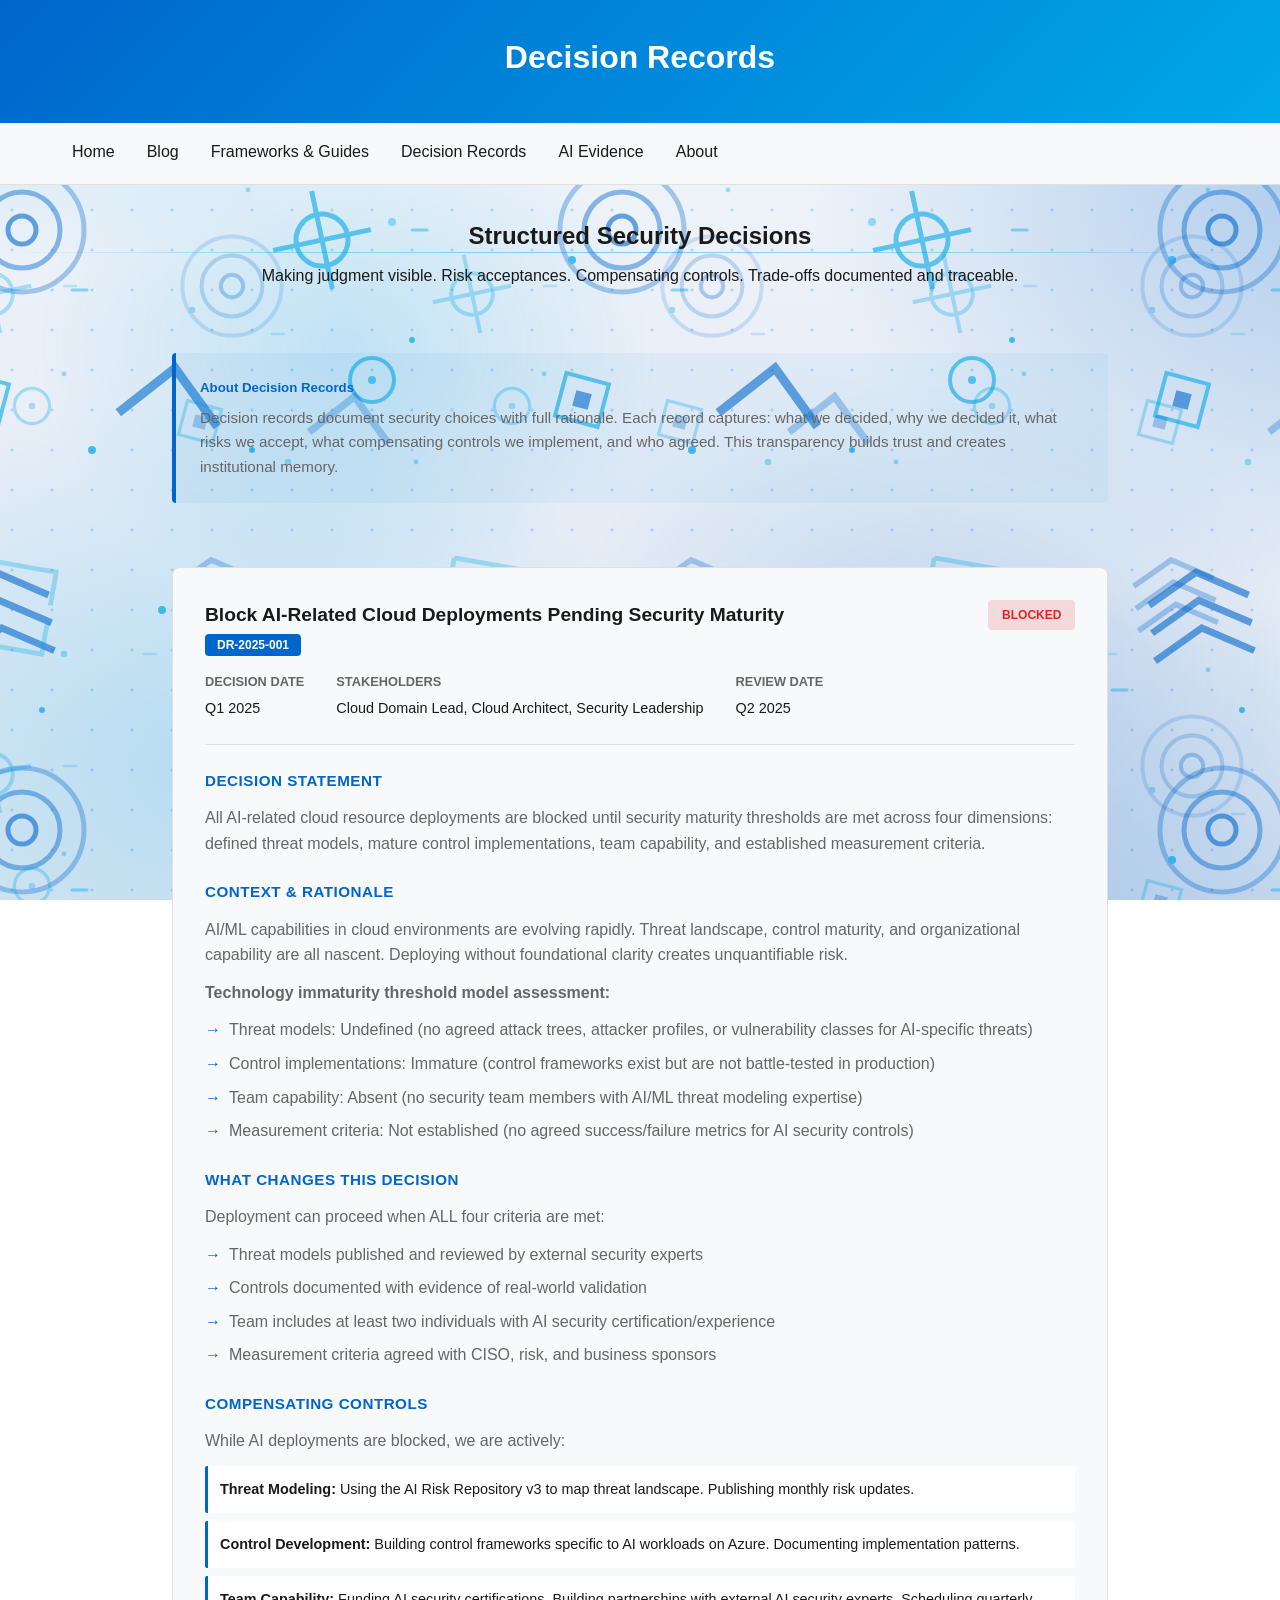
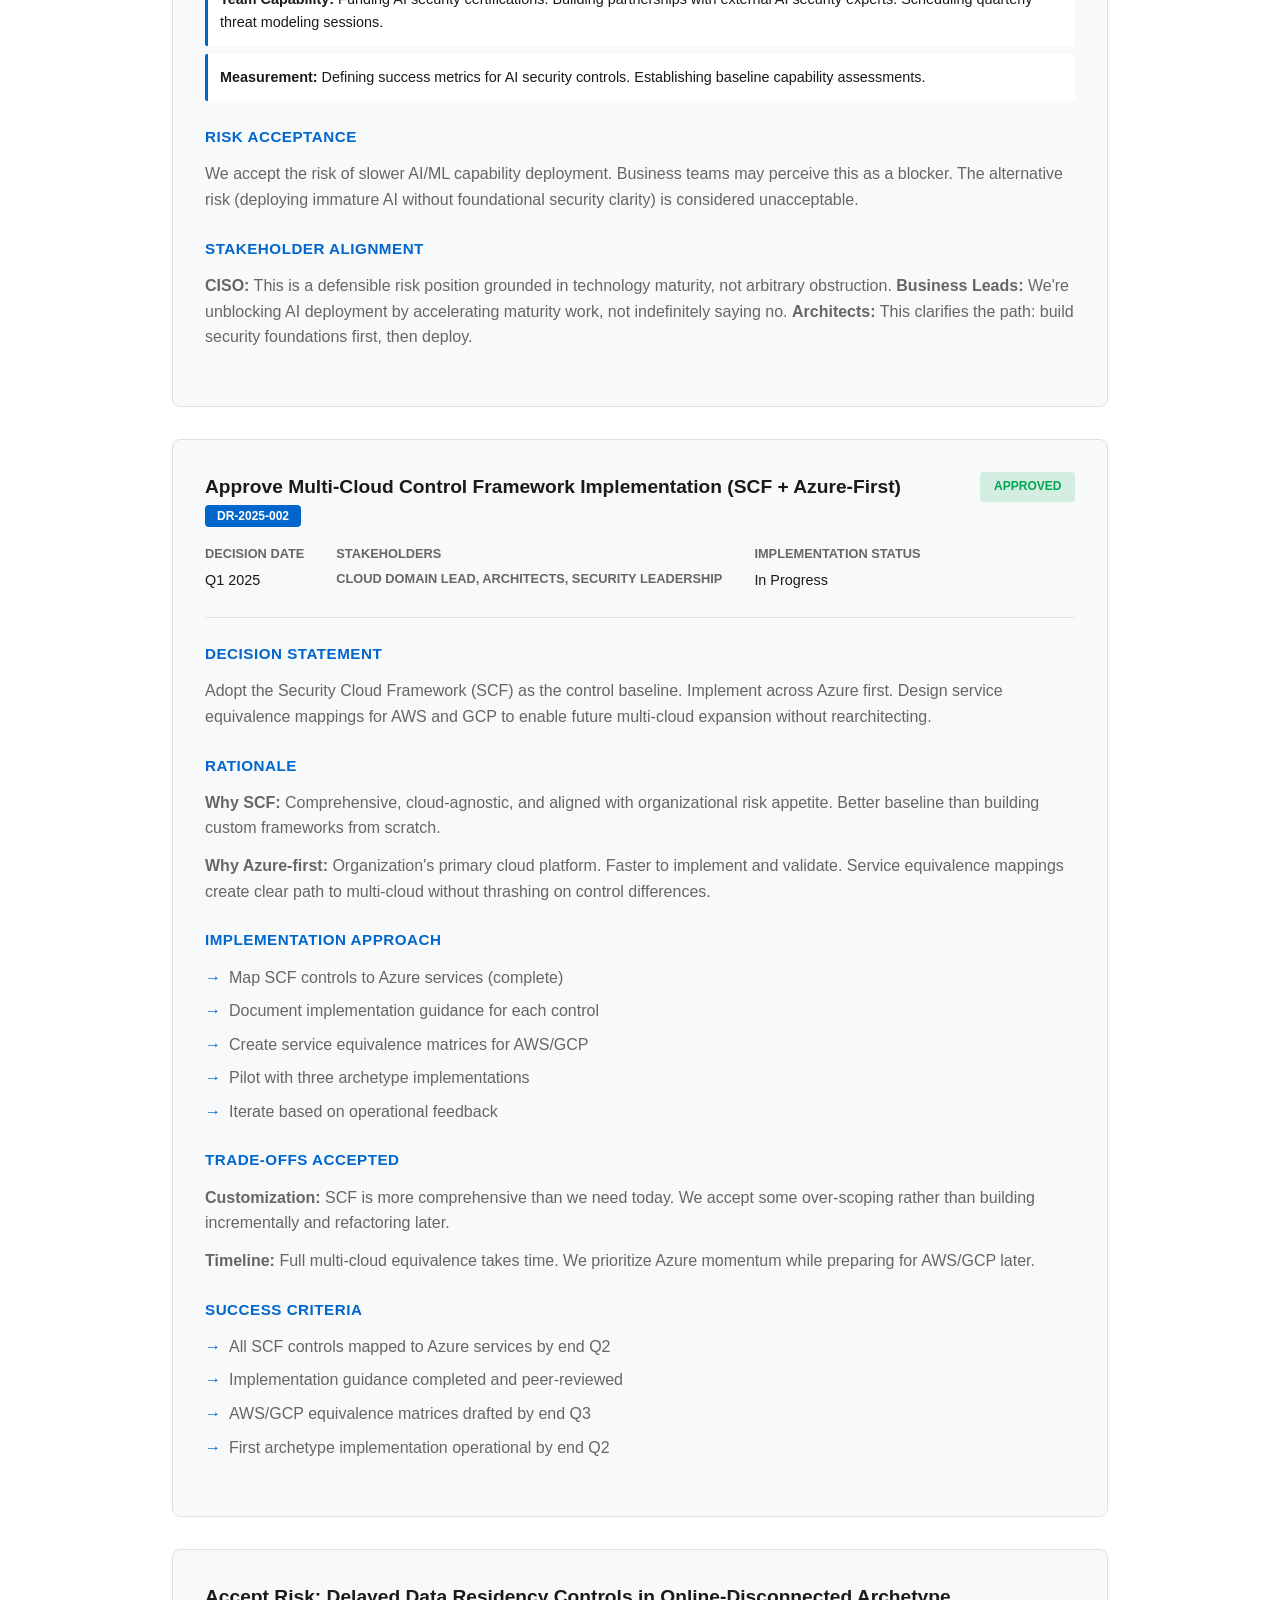
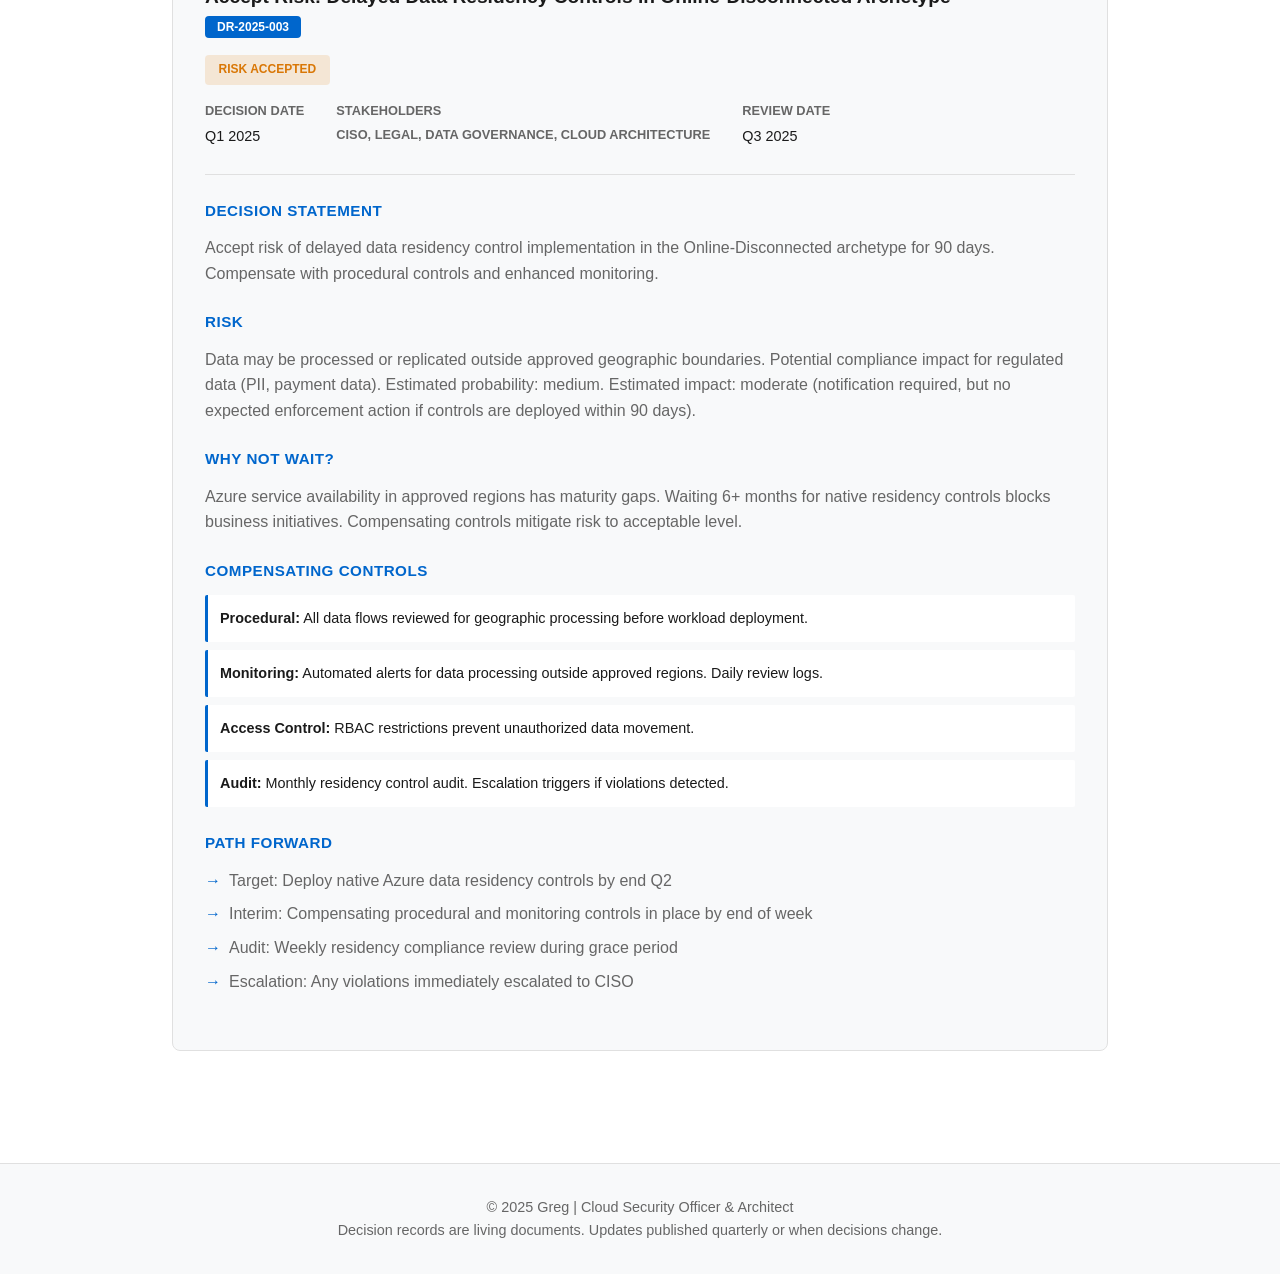
<file: decision-records.html>
<!DOCTYPE html>
<html lang="en">
<head>
    <meta charset="UTF-8">
    <meta name="viewport" content="width=device-width, initial-scale=1.0">
    <title>Decision Records — Greg's Cloud Security</title>
    <meta name="description" content="Structured decision records documenting security choices, risk acceptances, and compensating controls.">
    <style>
        * {
            margin: 0;
            padding: 0;
            box-sizing: border-box;
        }
        
        :root {
            --color-primary: #0066cc;
            --color-primary-dark: #004499;
            --color-bg: #ffffff;
            --color-bg-alt: #f8f9fa;
            --color-text: #1a1a1a;
            --color-text-secondary: #666666;
            --color-border: #e0e0e0;
            --color-accent: #00a8e8;
            --color-success: #00a651;
            --color-warning: #d97706;
            --color-danger: #dc2626;
            font-family: -apple-system, BlinkMacSystemFont, "Segoe UI", Roboto, "Helvetica Neue", Arial, sans-serif;
        }
        
        @media (prefers-color-scheme: dark) {
            :root {
                --color-bg: #0f1419;
                --color-bg-alt: #1a1f2e;
                --color-text: #e8e8e8;
                --color-text-secondary: #b0b0b0;
                --color-border: #333333;
            }
        }
        
        body {
            background: var(--color-bg);
            color: var(--color-text);
            line-height: 1.6;
        }
        
        header {
            background: linear-gradient(135deg, var(--color-primary) 0%, var(--color-accent) 100%);
            color: white;
            padding: 2rem 2rem;
            text-align: center;
        }
        
        header h1 {
            font-size: 2rem;
            margin-bottom: 0.5rem;
        }
        
        nav {
            background: var(--color-bg-alt);
            border-bottom: 1px solid var(--color-border);
            position: sticky;
            top: 0;
            z-index: 100;
        }
        
        nav ul {
            list-style: none;
            max-width: 1200px;
            margin: 0 auto;
            padding: 0 2rem;
            display: flex;
            gap: 2rem;
            flex-wrap: wrap;
        }
        
        nav a {
            display: block;
            padding: 1rem 0;
            color: var(--color-text);
            text-decoration: none;
            font-weight: 500;
            border-bottom: 3px solid transparent;
            transition: border-color 0.2s;
        }
        
        nav a:hover {
            border-bottom-color: var(--color-primary);
        }
        
        .container {
            max-width: 1000px;
            margin: 0 auto;
            padding: 0 2rem;
        }
        
        .page-header {
            padding: 2rem 0;
            text-align: center;
        }
        
        .page-header h2 {
            font-size: 1.5rem;
            margin-bottom: 0.5rem;
        }
        
        .decision-records {
            padding: 2rem 0;
        }
        
        .decision-record {
            background: var(--color-bg-alt);
            border: 1px solid var(--color-border);
            border-radius: 8px;
            padding: 2rem;
            margin-bottom: 2rem;
            transition: all 0.3s;
        }
        
        .decision-record:hover {
            border-color: var(--color-primary);
            box-shadow: 0 4px 12px rgba(0, 102, 204, 0.08);
        }
        
        .decision-header {
            display: flex;
            justify-content: space-between;
            align-items: flex-start;
            margin-bottom: 1rem;
            flex-wrap: wrap;
            gap: 1rem;
        }
        
        .decision-record h3 {
            font-size: 1.2rem;
            color: var(--color-text);
        }
        
        .decision-id {
            background: var(--color-primary);
            color: white;
            padding: 0.25rem 0.75rem;
            border-radius: 4px;
            font-size: 0.75rem;
            font-weight: 600;
            text-transform: uppercase;
            white-space: nowrap;
        }
        
        .decision-status {
            display: inline-block;
            padding: 0.35rem 0.85rem;
            border-radius: 4px;
            font-size: 0.75rem;
            font-weight: 600;
            text-transform: uppercase;
            white-space: nowrap;
        }
        
        .status-approved {
            background: rgba(0, 166, 81, 0.15);
            color: var(--color-success);
        }
        
        .status-accepted {
            background: rgba(217, 119, 6, 0.15);
            color: var(--color-warning);
        }
        
        .status-blocked {
            background: rgba(220, 38, 38, 0.15);
            color: var(--color-danger);
        }
        
        .decision-meta {
            display: flex;
            gap: 2rem;
            flex-wrap: wrap;
            margin-bottom: 1.5rem;
            padding-bottom: 1.5rem;
            border-bottom: 1px solid var(--color-border);
            font-size: 0.9rem;
        }
        
        .meta-item {
            display: flex;
            flex-direction: column;
        }
        
        .meta-label {
            color: var(--color-text-secondary);
            font-weight: 600;
            font-size: 0.8rem;
            text-transform: uppercase;
            margin-bottom: 0.25rem;
        }
        
        .meta-value {
            color: var(--color-text);
        }
        
        .decision-section {
            margin-bottom: 1.5rem;
        }
        
        .decision-section h4 {
            font-size: 0.95rem;
            color: var(--color-primary);
            font-weight: 600;
            text-transform: uppercase;
            margin-bottom: 0.75rem;
            letter-spacing: 0.5px;
        }
        
        .decision-section p {
            color: var(--color-text-secondary);
            margin-bottom: 0.75rem;
        }
        
        .decision-section ul {
            list-style: none;
            padding-left: 0;
            color: var(--color-text-secondary);
        }
        
        .decision-section li {
            padding-left: 1.5rem;
            margin-bottom: 0.5rem;
            position: relative;
        }
        
        .decision-section li:before {
            content: "→";
            position: absolute;
            left: 0;
            color: var(--color-primary);
            font-weight: bold;
        }
        
        .control-item {
            background: var(--color-bg);
            border-left: 3px solid var(--color-primary);
            padding: 0.75rem;
            margin-bottom: 0.5rem;
            border-radius: 2px;
            font-size: 0.9rem;
        }
        
        .control-item strong {
            color: var(--color-text);
        }
        
        .info-box {
            background: linear-gradient(135deg, rgba(0, 102, 204, 0.05) 0%, rgba(0, 168, 232, 0.05) 100%);
            border-left: 4px solid var(--color-primary);
            padding: 1.5rem;
            border-radius: 4px;
            margin: 2rem 0;
        }
        
        .info-box h5 {
            color: var(--color-primary);
            margin-bottom: 0.5rem;
        }
        
        .info-box p {
            color: var(--color-text-secondary);
            font-size: 0.95rem;
        }
        
        footer {
            background: var(--color-bg-alt);
            border-top: 1px solid var(--color-border);
            padding: 2rem;
            margin-top: 3rem;
            text-align: center;
            color: var(--color-text-secondary);
            font-size: 0.9rem;
        }
        
        @media (max-width: 768px) {
            .container {
                padding: 0 1rem;
            }
            
            nav ul {
                padding: 0 1rem;
                gap: 1rem;
            }
            
            .decision-header {
                flex-direction: column;
            }
            
            .decision-meta {
                flex-direction: column;
                gap: 1rem;
            }
        }
    </style>
    <link rel="stylesheet" href="assets/parallax.css">
    <script src="assets/parallax.js" defer></script>
</head>
<body>
    <div class="parallax-bg" aria-hidden="true">
  <div class="parallax-scan"></div>
  <div class="parallax-layer parallax-grid" data-speed="0.18"></div>
  <div class="parallax-layer parallax-shapes" data-speed="0.40"></div>
  <div class="parallax-layer parallax-accents" data-speed="0.65"></div>
</div>

    <header>
        <h1>Decision Records</h1>
    </header>
    
    <nav>
        <ul>
            <li><a href="index.html">Home</a></li>
            <li><a href="blog.html">Blog</a></li>
            <li><a href="frameworks.html">Frameworks & Guides</a></li>
            <li><a href="decision-records.html">Decision Records</a></li>
            <li><a href="ai-evidence/index.html">AI Evidence</a></li>
            <li><a href="about.html">About</a></li>
        </ul>
    </nav>
    
    <main class="container">
        <section class="page-header">
            <h2>Structured Security Decisions</h2>
            <p>Making judgment visible. Risk acceptances. Compensating controls. Trade-offs documented and traceable.</p>
        </section>
        
        <div class="info-box">
            <h5>About Decision Records</h5>
            <p>Decision records document security choices with full rationale. Each record captures: what we decided, why we decided it, what risks we accept, what compensating controls we implement, and who agreed. This transparency builds trust and creates institutional memory.</p>
        </div>
        
        <section class="decision-records">
            <!-- Decision Record 1 -->
            <article class="decision-record">
                <div class="decision-header">
                    <div>
                        <h3>Block AI-Related Cloud Deployments Pending Security Maturity</h3>
                        <span class="decision-id">DR-2025-001</span>
                    </div>
                    <span class="decision-status status-blocked">Blocked</span>
                </div>
                
                <div class="decision-meta">
                    <div class="meta-item">
                        <span class="meta-label">Decision Date</span>
                        <span class="meta-value">Q1 2025</span>
                    </div>
                    <div class="meta-item">
                        <span class="meta-label">Stakeholders</span>
                        <span class="meta-value">Cloud Domain Lead, Cloud Architect, Security Leadership</span>
                    </div>
                    <div class="meta-item">
                        <span class="meta-label">Review Date</span>
                        <span class="meta-value">Q2 2025</span>
                    </div>
                </div>
                
                <div class="decision-section">
                    <h4>Decision Statement</h4>
                    <p>
                        All AI-related cloud resource deployments are blocked until security maturity thresholds are met across four dimensions: defined threat models, mature control implementations, team capability, and established measurement criteria.
                    </p>
                </div>
                
                <div class="decision-section">
                    <h4>Context & Rationale</h4>
                    <p>
                        AI/ML capabilities in cloud environments are evolving rapidly. Threat landscape, control maturity, and organizational capability are all nascent. Deploying without foundational clarity creates unquantifiable risk.
                    </p>
                    <p>
                        <strong>Technology immaturity threshold model assessment:</strong>
                    </p>
                    <ul>
                        <li>Threat models: Undefined (no agreed attack trees, attacker profiles, or vulnerability classes for AI-specific threats)</li>
                        <li>Control implementations: Immature (control frameworks exist but are not battle-tested in production)</li>
                        <li>Team capability: Absent (no security team members with AI/ML threat modeling expertise)</li>
                        <li>Measurement criteria: Not established (no agreed success/failure metrics for AI security controls)</li>
                    </ul>
                </div>
                
                <div class="decision-section">
                    <h4>What Changes This Decision</h4>
                    <p>Deployment can proceed when ALL four criteria are met:</p>
                    <ul>
                        <li>Threat models published and reviewed by external security experts</li>
                        <li>Controls documented with evidence of real-world validation</li>
                        <li>Team includes at least two individuals with AI security certification/experience</li>
                        <li>Measurement criteria agreed with CISO, risk, and business sponsors</li>
                    </ul>
                </div>
                
                <div class="decision-section">
                    <h4>Compensating Controls</h4>
                    <p>While AI deployments are blocked, we are actively:</p>
                    <div class="control-item">
                        <strong>Threat Modeling:</strong> Using the AI Risk Repository v3 to map threat landscape. Publishing monthly risk updates.
                    </div>
                    <div class="control-item">
                        <strong>Control Development:</strong> Building control frameworks specific to AI workloads on Azure. Documenting implementation patterns.
                    </div>
                    <div class="control-item">
                        <strong>Team Capability:</strong> Funding AI security certifications. Building partnerships with external AI security experts. Scheduling quarterly threat modeling sessions.
                    </div>
                    <div class="control-item">
                        <strong>Measurement:</strong> Defining success metrics for AI security controls. Establishing baseline capability assessments.
                    </div>
                </div>
                
                <div class="decision-section">
                    <h4>Risk Acceptance</h4>
                    <p>
                        We accept the risk of slower AI/ML capability deployment. Business teams may perceive this as a blocker. The alternative risk (deploying immature AI without foundational security clarity) is considered unacceptable.
                    </p>
                </div>
                
                <div class="decision-section">
                    <h4>Stakeholder Alignment</h4>
                    <p>
                        <strong>CISO:</strong> This is a defensible risk position grounded in technology maturity, not arbitrary obstruction.
                        <strong>Business Leads:</strong> We're unblocking AI deployment by accelerating maturity work, not indefinitely saying no.
                        <strong>Architects:</strong> This clarifies the path: build security foundations first, then deploy.
                    </p>
                </div>
            </article>
            
            <!-- Decision Record 2 -->
            <article class="decision-record">
                <div class="decision-header">
                    <div>
                        <h3>Approve Multi-Cloud Control Framework Implementation (SCF + Azure-First)</h3>
                        <span class="decision-id">DR-2025-002</span>
                    </div>
                    <span class="decision-status status-approved">Approved</span>
                </div>
                
                <div class="decision-meta">
                    <div class="meta-item">
                        <span class="meta-label">Decision Date</span>
                        <span class="meta-value">Q1 2025</span>
                    </div>
                    <div class="meta-item">
                        <span class="meta-label">Stakeholders</span>
                        <span class="meta-label">Cloud Domain Lead, Architects, Security Leadership</span>
                    </div>
                    <div class="meta-item">
                        <span class="meta-label">Implementation Status</span>
                        <span class="meta-value">In Progress</span>
                    </div>
                </div>
                
                <div class="decision-section">
                    <h4>Decision Statement</h4>
                    <p>
                        Adopt the Security Cloud Framework (SCF) as the control baseline. Implement across Azure first. Design service equivalence mappings for AWS and GCP to enable future multi-cloud expansion without rearchitecting.
                    </p>
                </div>
                
                <div class="decision-section">
                    <h4>Rationale</h4>
                    <p>
                        <strong>Why SCF:</strong> Comprehensive, cloud-agnostic, and aligned with organizational risk appetite. Better baseline than building custom frameworks from scratch.
                    </p>
                    <p>
                        <strong>Why Azure-first:</strong> Organization's primary cloud platform. Faster to implement and validate. Service equivalence mappings create clear path to multi-cloud without thrashing on control differences.
                    </p>
                </div>
                
                <div class="decision-section">
                    <h4>Implementation Approach</h4>
                    <ul>
                        <li>Map SCF controls to Azure services (complete)</li>
                        <li>Document implementation guidance for each control</li>
                        <li>Create service equivalence matrices for AWS/GCP</li>
                        <li>Pilot with three archetype implementations</li>
                        <li>Iterate based on operational feedback</li>
                    </ul>
                </div>
                
                <div class="decision-section">
                    <h4>Trade-offs Accepted</h4>
                    <p>
                        <strong>Customization:</strong> SCF is more comprehensive than we need today. We accept some over-scoping rather than building incrementally and refactoring later.
                    </p>
                    <p>
                        <strong>Timeline:</strong> Full multi-cloud equivalence takes time. We prioritize Azure momentum while preparing for AWS/GCP later.
                    </p>
                </div>
                
                <div class="decision-section">
                    <h4>Success Criteria</h4>
                    <ul>
                        <li>All SCF controls mapped to Azure services by end Q2</li>
                        <li>Implementation guidance completed and peer-reviewed</li>
                        <li>AWS/GCP equivalence matrices drafted by end Q3</li>
                        <li>First archetype implementation operational by end Q2</li>
                    </ul>
                </div>
            </article>
            
            <!-- Decision Record 3 -->
            <article class="decision-record">
                <div class="decision-header">
                    <div>
                        <h3>Accept Risk: Delayed Data Residency Controls in Online-Disconnected Archetype</h3>
                        <span class="decision-id">DR-2025-003</span>
                    </div>
                    <span class="decision-status status-accepted">Risk Accepted</span>
                </div>
                
                <div class="decision-meta">
                    <div class="meta-item">
                        <span class="meta-label">Decision Date</span>
                        <span class="meta-value">Q1 2025</span>
                    </div>
                    <div class="meta-item">
                        <span class="meta-label">Stakeholders</span>
                        <span class="meta-label">CISO, Legal, Data Governance, Cloud Architecture</span>
                    </div>
                    <div class="meta-item">
                        <span class="meta-label">Review Date</span>
                        <span class="meta-value">Q3 2025</span>
                    </div>
                </div>
                
                <div class="decision-section">
                    <h4>Decision Statement</h4>
                    <p>
                        Accept risk of delayed data residency control implementation in the Online-Disconnected archetype for 90 days. Compensate with procedural controls and enhanced monitoring.
                    </p>
                </div>
                
                <div class="decision-section">
                    <h4>Risk</h4>
                    <p>
                        Data may be processed or replicated outside approved geographic boundaries. Potential compliance impact for regulated data (PII, payment data). Estimated probability: medium. Estimated impact: moderate (notification required, but no expected enforcement action if controls are deployed within 90 days).
                    </p>
                </div>
                
                <div class="decision-section">
                    <h4>Why Not Wait?</h4>
                    <p>
                        Azure service availability in approved regions has maturity gaps. Waiting 6+ months for native residency controls blocks business initiatives. Compensating controls mitigate risk to acceptable level.
                    </p>
                </div>
                
                <div class="decision-section">
                    <h4>Compensating Controls</h4>
                    <div class="control-item">
                        <strong>Procedural:</strong> All data flows reviewed for geographic processing before workload deployment.
                    </div>
                    <div class="control-item">
                        <strong>Monitoring:</strong> Automated alerts for data processing outside approved regions. Daily review logs.
                    </div>
                    <div class="control-item">
                        <strong>Access Control:</strong> RBAC restrictions prevent unauthorized data movement.
                    </div>
                    <div class="control-item">
                        <strong>Audit:</strong> Monthly residency control audit. Escalation triggers if violations detected.
                    </div>
                </div>
                
                <div class="decision-section">
                    <h4>Path Forward</h4>
                    <ul>
                        <li>Target: Deploy native Azure data residency controls by end Q2</li>
                        <li>Interim: Compensating procedural and monitoring controls in place by end of week</li>
                        <li>Audit: Weekly residency compliance review during grace period</li>
                        <li>Escalation: Any violations immediately escalated to CISO</li>
                    </ul>
                </div>
            </article>
        </section>
    </main>
    
    <footer>
        <p>&copy; 2025 Greg | Cloud Security Officer &amp; Architect</p>
        <p>Decision records are living documents. Updates published quarterly or when decisions change.</p>
    </footer>
</body>
</html>
</file>
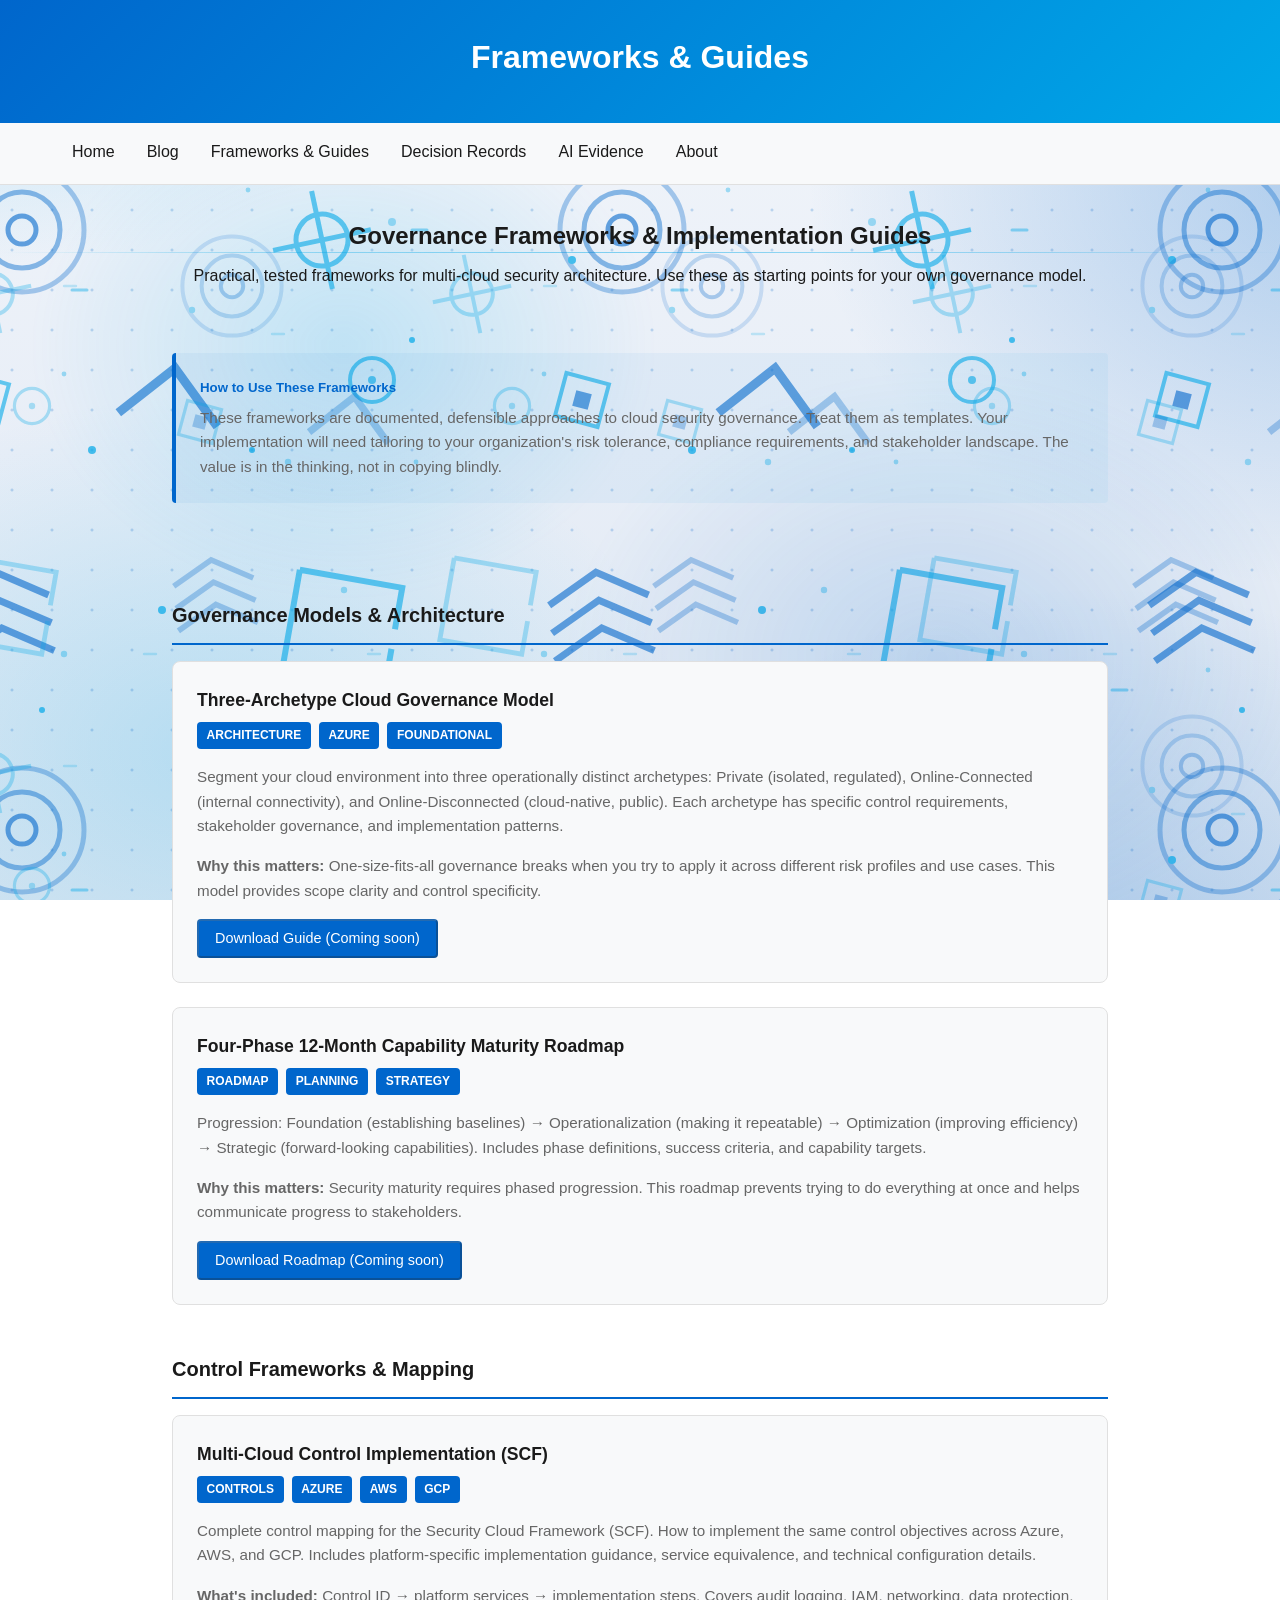
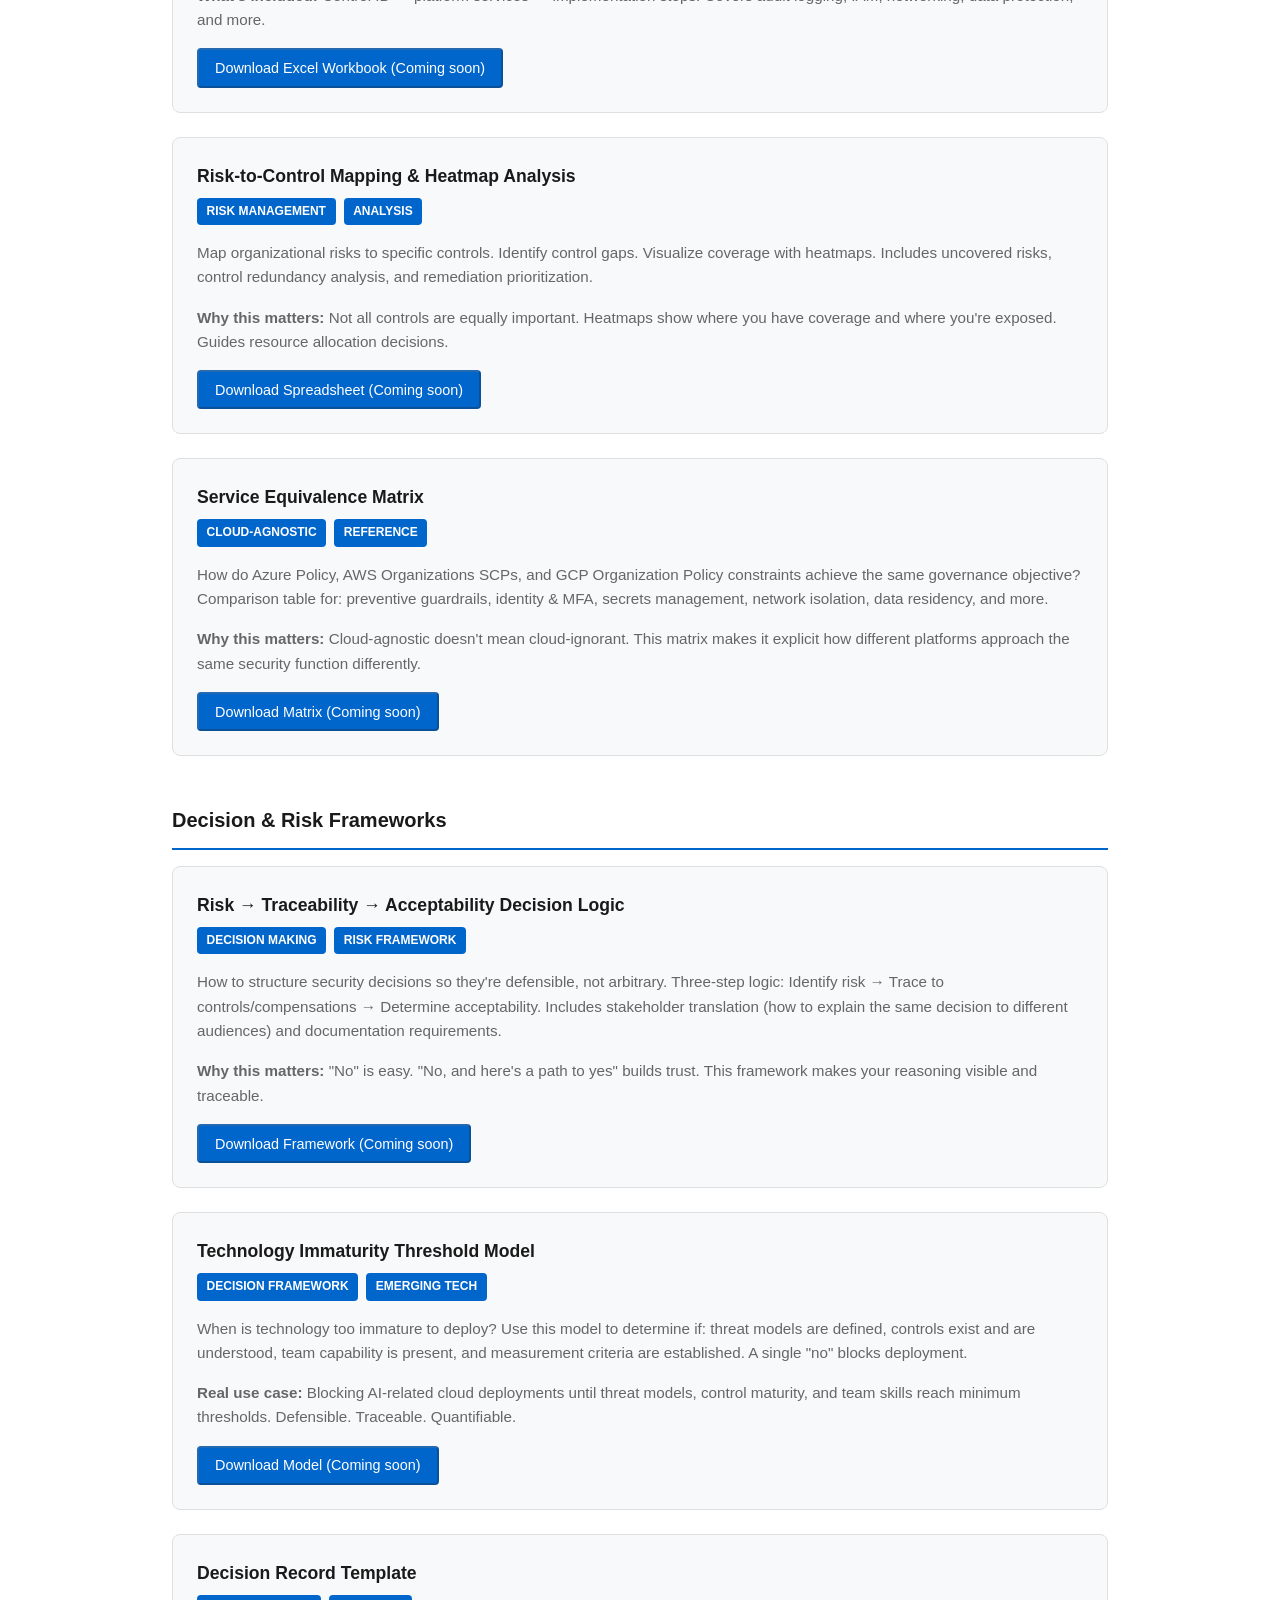
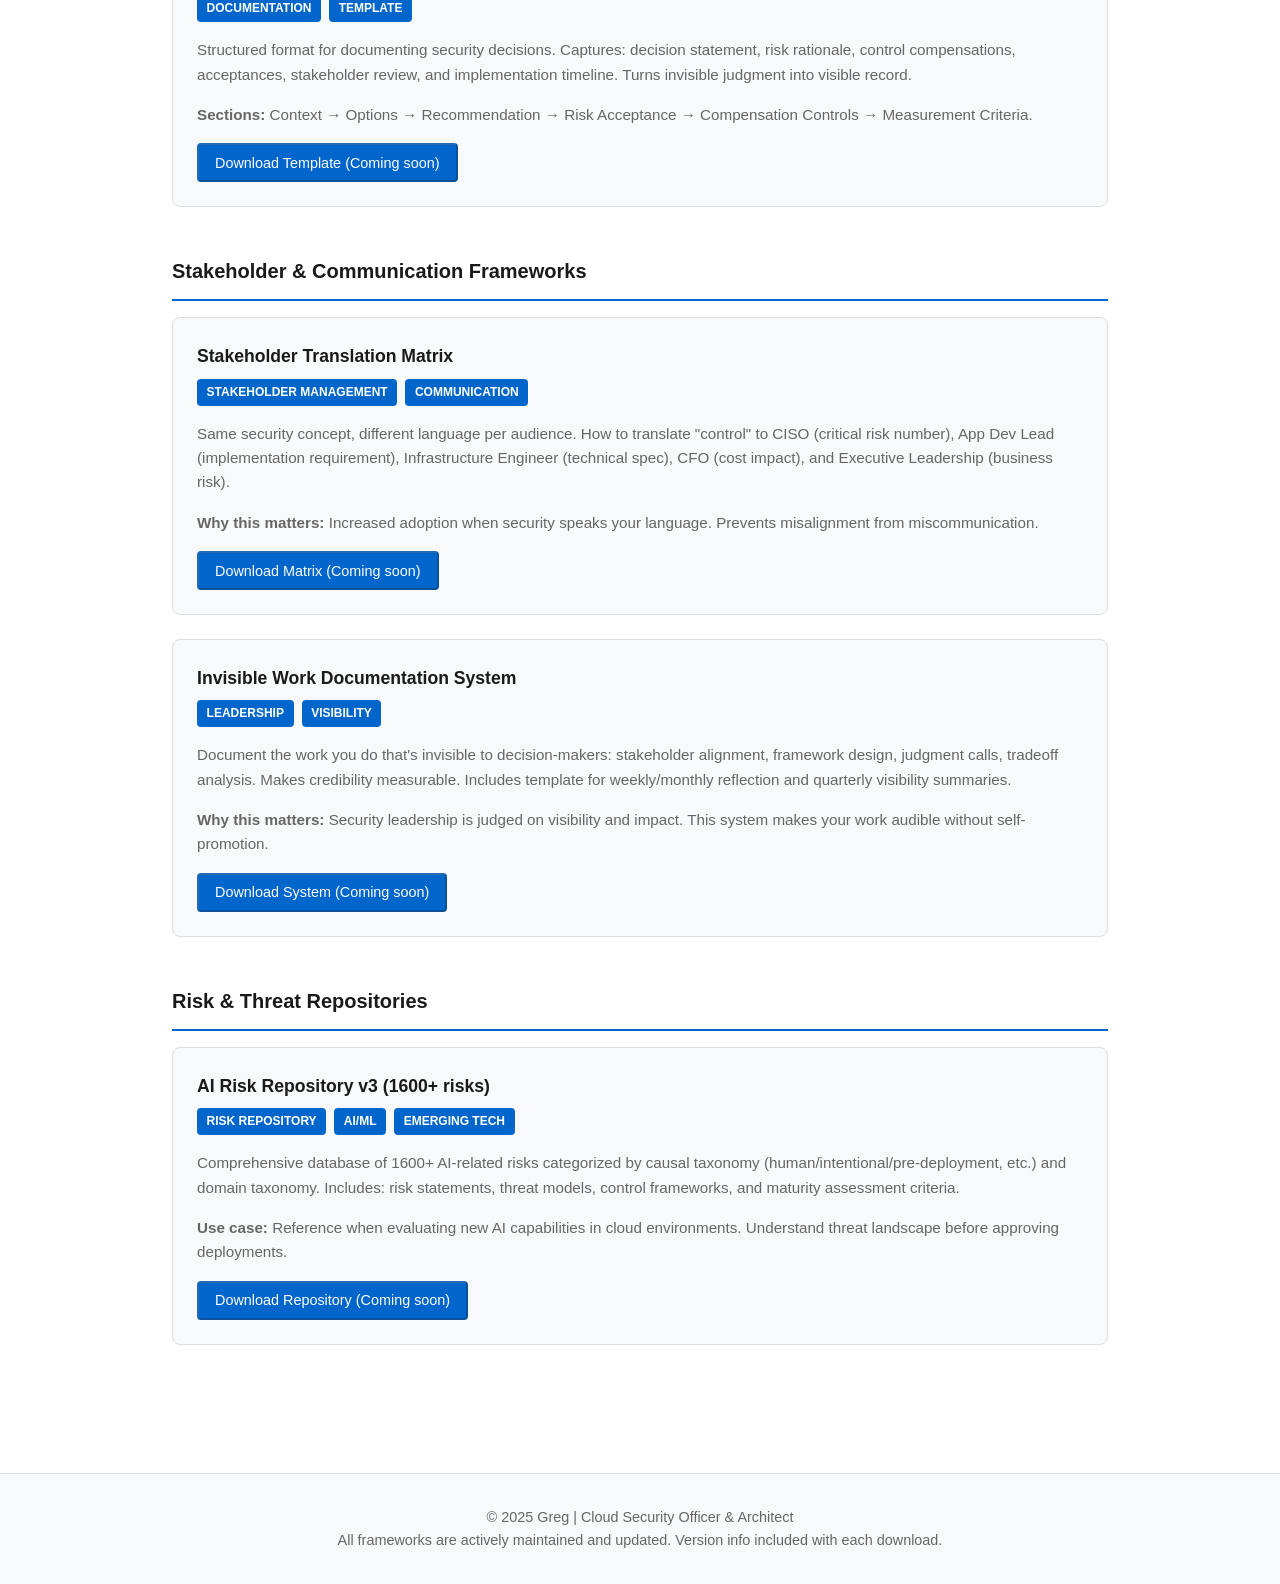
<file: frameworks.html>
<!DOCTYPE html>
<html lang="en">
<head>
    <meta charset="UTF-8">
    <meta name="viewport" content="width=device-width, initial-scale=1.0">
    <title>Frameworks & Guides — Greg's Cloud Security</title>
    <meta name="description" content="Cloud governance frameworks, control mappings, decision models, and implementation guides.">
    <style>
        * {
            margin: 0;
            padding: 0;
            box-sizing: border-box;
        }
        
        :root {
            --color-primary: #0066cc;
            --color-primary-dark: #004499;
            --color-bg: #ffffff;
            --color-bg-alt: #f8f9fa;
            --color-text: #1a1a1a;
            --color-text-secondary: #666666;
            --color-border: #e0e0e0;
            --color-accent: #00a8e8;
            font-family: -apple-system, BlinkMacSystemFont, "Segoe UI", Roboto, "Helvetica Neue", Arial, sans-serif;
        }
        
        @media (prefers-color-scheme: dark) {
            :root {
                --color-bg: #0f1419;
                --color-bg-alt: #1a1f2e;
                --color-text: #e8e8e8;
                --color-text-secondary: #b0b0b0;
                --color-border: #333333;
            }
        }
        
        body {
            background: var(--color-bg);
            color: var(--color-text);
            line-height: 1.6;
        }
        
        header {
            background: linear-gradient(135deg, var(--color-primary) 0%, var(--color-accent) 100%);
            color: white;
            padding: 2rem 2rem;
            text-align: center;
        }
        
        header h1 {
            font-size: 2rem;
            margin-bottom: 0.5rem;
        }
        
        nav {
            background: var(--color-bg-alt);
            border-bottom: 1px solid var(--color-border);
            position: sticky;
            top: 0;
            z-index: 100;
        }
        
        nav ul {
            list-style: none;
            max-width: 1200px;
            margin: 0 auto;
            padding: 0 2rem;
            display: flex;
            gap: 2rem;
            flex-wrap: wrap;
        }
        
        nav a {
            display: block;
            padding: 1rem 0;
            color: var(--color-text);
            text-decoration: none;
            font-weight: 500;
            border-bottom: 3px solid transparent;
            transition: border-color 0.2s;
        }
        
        nav a:hover {
            border-bottom-color: var(--color-primary);
        }
        
        .container {
            max-width: 1000px;
            margin: 0 auto;
            padding: 0 2rem;
        }
        
        .page-header {
            padding: 2rem 0;
            text-align: center;
        }
        
        .page-header h2 {
            font-size: 1.5rem;
            margin-bottom: 0.5rem;
        }
        
        .frameworks {
            padding: 2rem 0;
        }
        
        .framework-group {
            margin-bottom: 3rem;
        }
        
        .framework-group h3 {
            font-size: 1.25rem;
            margin: 2rem 0 1rem;
            padding-bottom: 0.75rem;
            border-bottom: 2px solid var(--color-primary);
        }
        
        .framework-card {
            background: var(--color-bg-alt);
            border: 1px solid var(--color-border);
            border-radius: 8px;
            padding: 1.5rem;
            margin-bottom: 1.5rem;
            transition: all 0.3s;
        }
        
        .framework-card:hover {
            border-color: var(--color-primary);
            box-shadow: 0 4px 12px rgba(0, 102, 204, 0.08);
        }
        
        .framework-card h4 {
            font-size: 1.1rem;
            margin-bottom: 0.5rem;
            color: var(--color-text);
        }
        
        .framework-card p {
            color: var(--color-text-secondary);
            margin-bottom: 1rem;
            font-size: 0.95rem;
        }
        
        .framework-tags {
            display: flex;
            gap: 0.5rem;
            flex-wrap: wrap;
            margin-bottom: 1rem;
        }
        
        .tag {
            display: inline-block;
            background: var(--color-primary);
            color: white;
            padding: 0.25rem 0.6rem;
            border-radius: 4px;
            font-size: 0.75rem;
            font-weight: 600;
            text-transform: uppercase;
        }
        
        .download-btn {
            display: inline-flex;
            align-items: center;
            gap: 0.5rem;
            padding: 0.6rem 1rem;
            background: var(--color-primary);
            color: white;
            text-decoration: none;
            border-radius: 4px;
            font-weight: 500;
            font-size: 0.9rem;
            transition: background 0.2s;
        }
        
        .download-btn:hover {
            background: var(--color-primary-dark);
        }
        
        .info-box {
            background: linear-gradient(135deg, rgba(0, 102, 204, 0.05) 0%, rgba(0, 168, 232, 0.05) 100%);
            border-left: 4px solid var(--color-primary);
            padding: 1.5rem;
            border-radius: 4px;
            margin: 2rem 0;
        }
        
        .info-box h5 {
            color: var(--color-primary);
            margin-bottom: 0.5rem;
        }
        
        .info-box p {
            color: var(--color-text-secondary);
            font-size: 0.95rem;
        }
        
        footer {
            background: var(--color-bg-alt);
            border-top: 1px solid var(--color-border);
            padding: 2rem;
            margin-top: 3rem;
            text-align: center;
            color: var(--color-text-secondary);
            font-size: 0.9rem;
        }
        
        @media (max-width: 768px) {
            .container {
                padding: 0 1rem;
            }
            
            nav ul {
                padding: 0 1rem;
                gap: 1rem;
            }
        }
    </style>
    <link rel="stylesheet" href="assets/parallax.css">
    <script src="assets/parallax.js" defer></script>
</head>
<body>
    <div class="parallax-bg" aria-hidden="true">
  <div class="parallax-scan"></div>
  <div class="parallax-layer parallax-grid" data-speed="0.18"></div>
  <div class="parallax-layer parallax-shapes" data-speed="0.40"></div>
  <div class="parallax-layer parallax-accents" data-speed="0.65"></div>
</div>

    <header>
        <h1>Frameworks & Guides</h1>
    </header>
    
    <nav>
        <ul>
            <li><a href="index.html">Home</a></li>
            <li><a href="blog.html">Blog</a></li>
            <li><a href="frameworks.html">Frameworks & Guides</a></li>
            <li><a href="decision-records.html">Decision Records</a></li>
            <li><a href="ai-evidence/index.html">AI Evidence</a></li>
            <li><a href="about.html">About</a></li>
        </ul>
    </nav>
    
    <main class="container">
        <section class="page-header">
            <h2>Governance Frameworks & Implementation Guides</h2>
            <p>Practical, tested frameworks for multi-cloud security architecture. Use these as starting points for your own governance model.</p>
        </section>
        
        <div class="info-box">
            <h5>How to Use These Frameworks</h5>
            <p>These frameworks are documented, defensible approaches to cloud security governance. Treat them as templates. Your implementation will need tailoring to your organization's risk tolerance, compliance requirements, and stakeholder landscape. The value is in the thinking, not in copying blindly.</p>
        </div>
        
        <section class="frameworks">
            <!-- Governance Models -->
            <div class="framework-group">
                <h3>Governance Models & Architecture</h3>
                
                <div class="framework-card">
                    <h4>Three-Archetype Cloud Governance Model</h4>
                    <div class="framework-tags">
                        <span class="tag">Architecture</span>
                        <span class="tag">Azure</span>
                        <span class="tag">Foundational</span>
                    </div>
                    <p>
                        Segment your cloud environment into three operationally distinct archetypes: Private (isolated, regulated), Online-Connected (internal connectivity), and Online-Disconnected (cloud-native, public). Each archetype has specific control requirements, stakeholder governance, and implementation patterns.
                    </p>
                    <p><strong>Why this matters:</strong> One-size-fits-all governance breaks when you try to apply it across different risk profiles and use cases. This model provides scope clarity and control specificity.</p>
                    <button class="download-btn" disabled>Download Guide (Coming soon)</button>
                </div>
                
                <div class="framework-card">
                    <h4>Four-Phase 12-Month Capability Maturity Roadmap</h4>
                    <div class="framework-tags">
                        <span class="tag">Roadmap</span>
                        <span class="tag">Planning</span>
                        <span class="tag">Strategy</span>
                    </div>
                    <p>
                        Progression: Foundation (establishing baselines) → Operationalization (making it repeatable) → Optimization (improving efficiency) → Strategic (forward-looking capabilities). Includes phase definitions, success criteria, and capability targets.
                    </p>
                    <p><strong>Why this matters:</strong> Security maturity requires phased progression. This roadmap prevents trying to do everything at once and helps communicate progress to stakeholders.</p>
                    <button class="download-btn" disabled>Download Roadmap (Coming soon)</button>
                </div>
            </div>
            
            <!-- Control Frameworks -->
            <div class="framework-group">
                <h3>Control Frameworks & Mapping</h3>
                
                <div class="framework-card">
                    <h4>Multi-Cloud Control Implementation (SCF)</h4>
                    <div class="framework-tags">
                        <span class="tag">Controls</span>
                        <span class="tag">Azure</span>
                        <span class="tag">AWS</span>
                        <span class="tag">GCP</span>
                    </div>
                    <p>
                        Complete control mapping for the Security Cloud Framework (SCF). How to implement the same control objectives across Azure, AWS, and GCP. Includes platform-specific implementation guidance, service equivalence, and technical configuration details.
                    </p>
                    <p><strong>What's included:</strong> Control ID → platform services → implementation steps. Covers audit logging, IAM, networking, data protection, and more.</p>
                    <button class="download-btn" disabled>Download Excel Workbook (Coming soon)</button>
                </div>
                
                <div class="framework-card">
                    <h4>Risk-to-Control Mapping & Heatmap Analysis</h4>
                    <div class="framework-tags">
                        <span class="tag">Risk Management</span>
                        <span class="tag">Analysis</span>
                    </div>
                    <p>
                        Map organizational risks to specific controls. Identify control gaps. Visualize coverage with heatmaps. Includes uncovered risks, control redundancy analysis, and remediation prioritization.
                    </p>
                    <p><strong>Why this matters:</strong> Not all controls are equally important. Heatmaps show where you have coverage and where you're exposed. Guides resource allocation decisions.</p>
                    <button class="download-btn" disabled>Download Spreadsheet (Coming soon)</button>
                </div>
                
                <div class="framework-card">
                    <h4>Service Equivalence Matrix</h4>
                    <div class="framework-tags">
                        <span class="tag">Cloud-Agnostic</span>
                        <span class="tag">Reference</span>
                    </div>
                    <p>
                        How do Azure Policy, AWS Organizations SCPs, and GCP Organization Policy constraints achieve the same governance objective? Comparison table for: preventive guardrails, identity & MFA, secrets management, network isolation, data residency, and more.
                    </p>
                    <p><strong>Why this matters:</strong> Cloud-agnostic doesn't mean cloud-ignorant. This matrix makes it explicit how different platforms approach the same security function differently.</p>
                    <button class="download-btn" disabled>Download Matrix (Coming soon)</button>
                </div>
            </div>
            
            <!-- Decision Frameworks -->
            <div class="framework-group">
                <h3>Decision & Risk Frameworks</h3>
                
                <div class="framework-card">
                    <h4>Risk → Traceability → Acceptability Decision Logic</h4>
                    <div class="framework-tags">
                        <span class="tag">Decision Making</span>
                        <span class="tag">Risk Framework</span>
                    </div>
                    <p>
                        How to structure security decisions so they're defensible, not arbitrary. Three-step logic: Identify risk → Trace to controls/compensations → Determine acceptability. Includes stakeholder translation (how to explain the same decision to different audiences) and documentation requirements.
                    </p>
                    <p><strong>Why this matters:</strong> "No" is easy. "No, and here's a path to yes" builds trust. This framework makes your reasoning visible and traceable.</p>
                    <button class="download-btn" disabled>Download Framework (Coming soon)</button>
                </div>
                
                <div class="framework-card">
                    <h4>Technology Immaturity Threshold Model</h4>
                    <div class="framework-tags">
                        <span class="tag">Decision Framework</span>
                        <span class="tag">Emerging Tech</span>
                    </div>
                    <p>
                        When is technology too immature to deploy? Use this model to determine if: threat models are defined, controls exist and are understood, team capability is present, and measurement criteria are established. A single "no" blocks deployment.
                    </p>
                    <p><strong>Real use case:</strong> Blocking AI-related cloud deployments until threat models, control maturity, and team skills reach minimum thresholds. Defensible. Traceable. Quantifiable.</p>
                    <button class="download-btn" disabled>Download Model (Coming soon)</button>
                </div>
                
                <div class="framework-card">
                    <h4>Decision Record Template</h4>
                    <div class="framework-tags">
                        <span class="tag">Documentation</span>
                        <span class="tag">Template</span>
                    </div>
                    <p>
                        Structured format for documenting security decisions. Captures: decision statement, risk rationale, control compensations, acceptances, stakeholder review, and implementation timeline. Turns invisible judgment into visible record.
                    </p>
                    <p><strong>Sections:</strong> Context → Options → Recommendation → Risk Acceptance → Compensation Controls → Measurement Criteria.</p>
                    <button class="download-btn" disabled>Download Template (Coming soon)</button>
                </div>
            </div>
            
            <!-- Stakeholder & Communication -->
            <div class="framework-group">
                <h3>Stakeholder & Communication Frameworks</h3>
                
                <div class="framework-card">
                    <h4>Stakeholder Translation Matrix</h4>
                    <div class="framework-tags">
                        <span class="tag">Stakeholder Management</span>
                        <span class="tag">Communication</span>
                    </div>
                    <p>
                        Same security concept, different language per audience. How to translate "control" to CISO (critical risk number), App Dev Lead (implementation requirement), Infrastructure Engineer (technical spec), CFO (cost impact), and Executive Leadership (business risk).
                    </p>
                    <p><strong>Why this matters:</strong> Increased adoption when security speaks your language. Prevents misalignment from miscommunication.</p>
                    <button class="download-btn" disabled>Download Matrix (Coming soon)</button>
                </div>
                
                <div class="framework-card">
                    <h4>Invisible Work Documentation System</h4>
                    <div class="framework-tags">
                        <span class="tag">Leadership</span>
                        <span class="tag">Visibility</span>
                    </div>
                    <p>
                        Document the work you do that's invisible to decision-makers: stakeholder alignment, framework design, judgment calls, tradeoff analysis. Makes credibility measurable. Includes template for weekly/monthly reflection and quarterly visibility summaries.
                    </p>
                    <p><strong>Why this matters:</strong> Security leadership is judged on visibility and impact. This system makes your work audible without self-promotion.</p>
                    <button class="download-btn" disabled>Download System (Coming soon)</button>
                </div>
            </div>
            
            <!-- Repositories & Catalogs -->
            <div class="framework-group">
                <h3>Risk & Threat Repositories</h3>
                
                <div class="framework-card">
                    <h4>AI Risk Repository v3 (1600+ risks)</h4>
                    <div class="framework-tags">
                        <span class="tag">Risk Repository</span>
                        <span class="tag">AI/ML</span>
                        <span class="tag">Emerging Tech</span>
                    </div>
                    <p>
                        Comprehensive database of 1600+ AI-related risks categorized by causal taxonomy (human/intentional/pre-deployment, etc.) and domain taxonomy. Includes: risk statements, threat models, control frameworks, and maturity assessment criteria.
                    </p>
                    <p><strong>Use case:</strong> Reference when evaluating new AI capabilities in cloud environments. Understand threat landscape before approving deployments.</p>
                    <button class="download-btn" disabled>Download Repository (Coming soon)</button>
                </div>
            </div>
        </section>
    </main>
    
    <footer>
        <p>&copy; 2025 Greg | Cloud Security Officer &amp; Architect</p>
        <p>All frameworks are actively maintained and updated. Version info included with each download.</p>
    </footer>
</body>
</html>
</file>
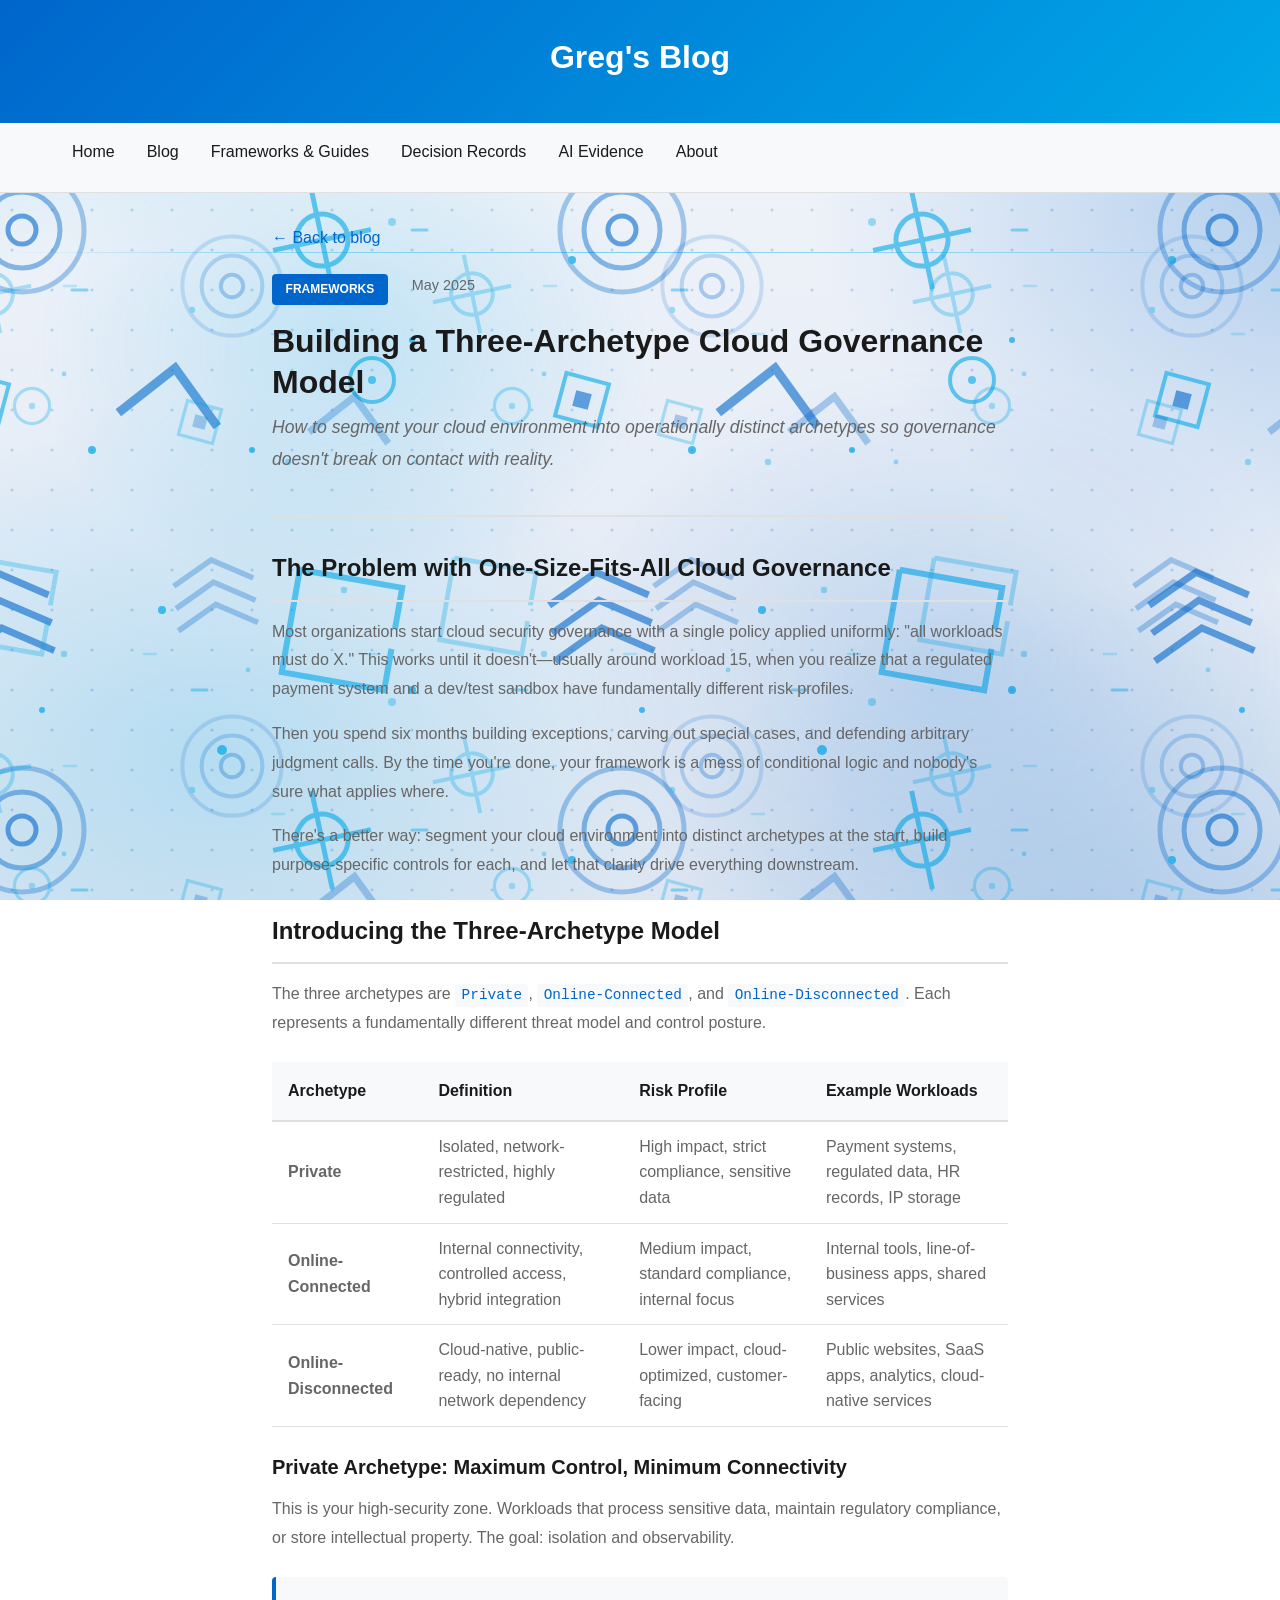
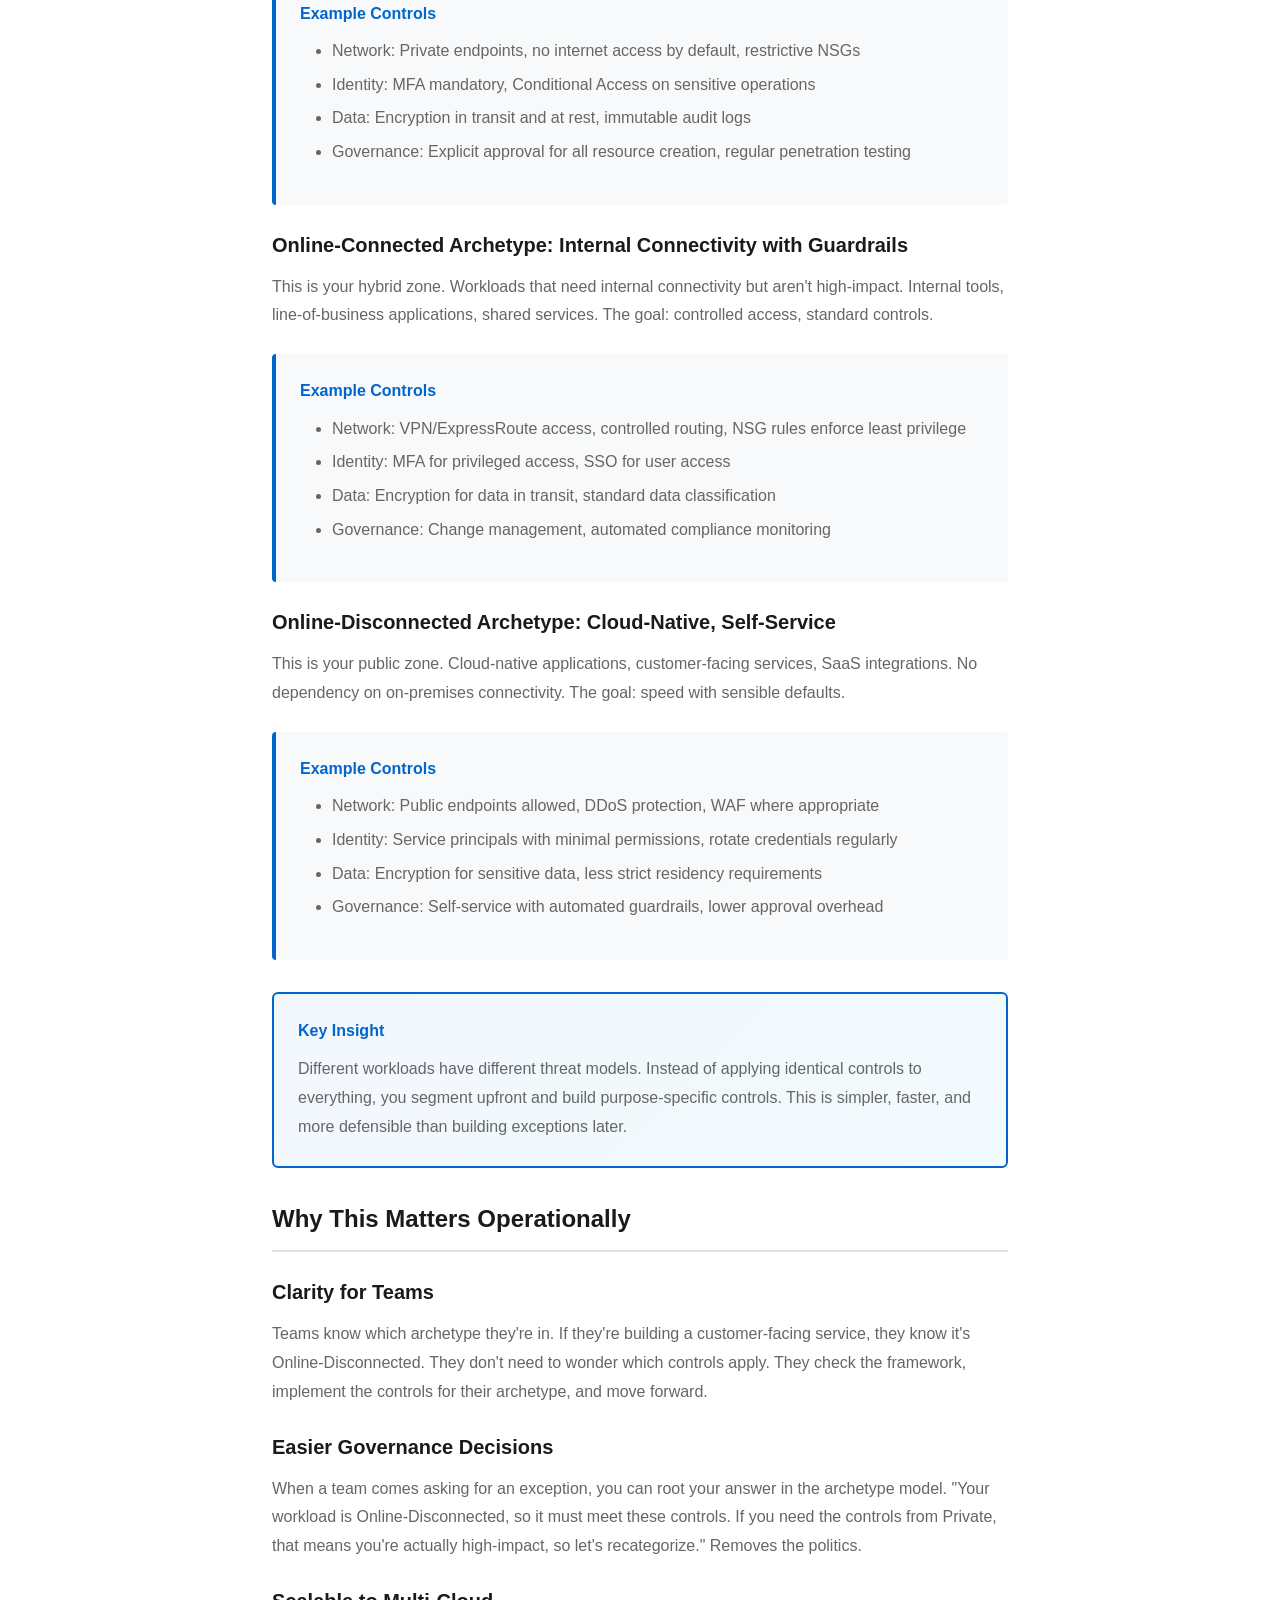
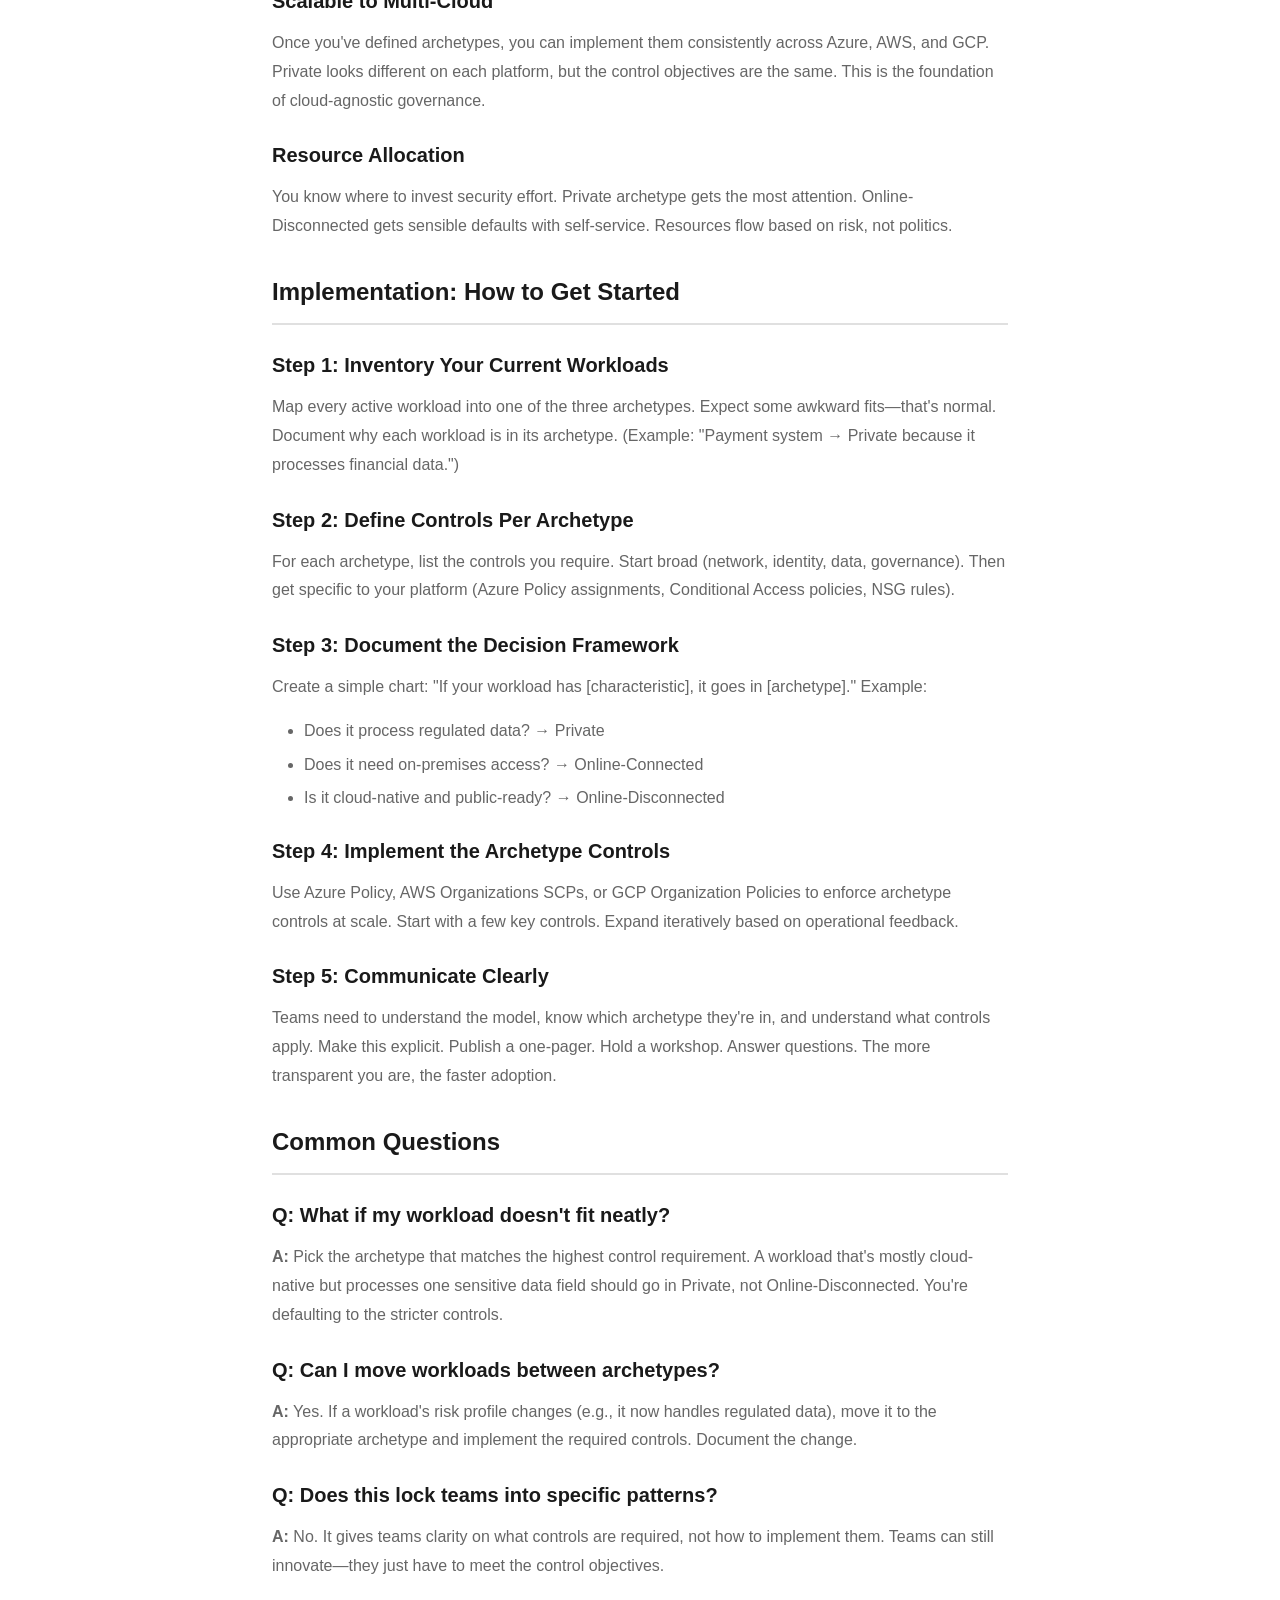
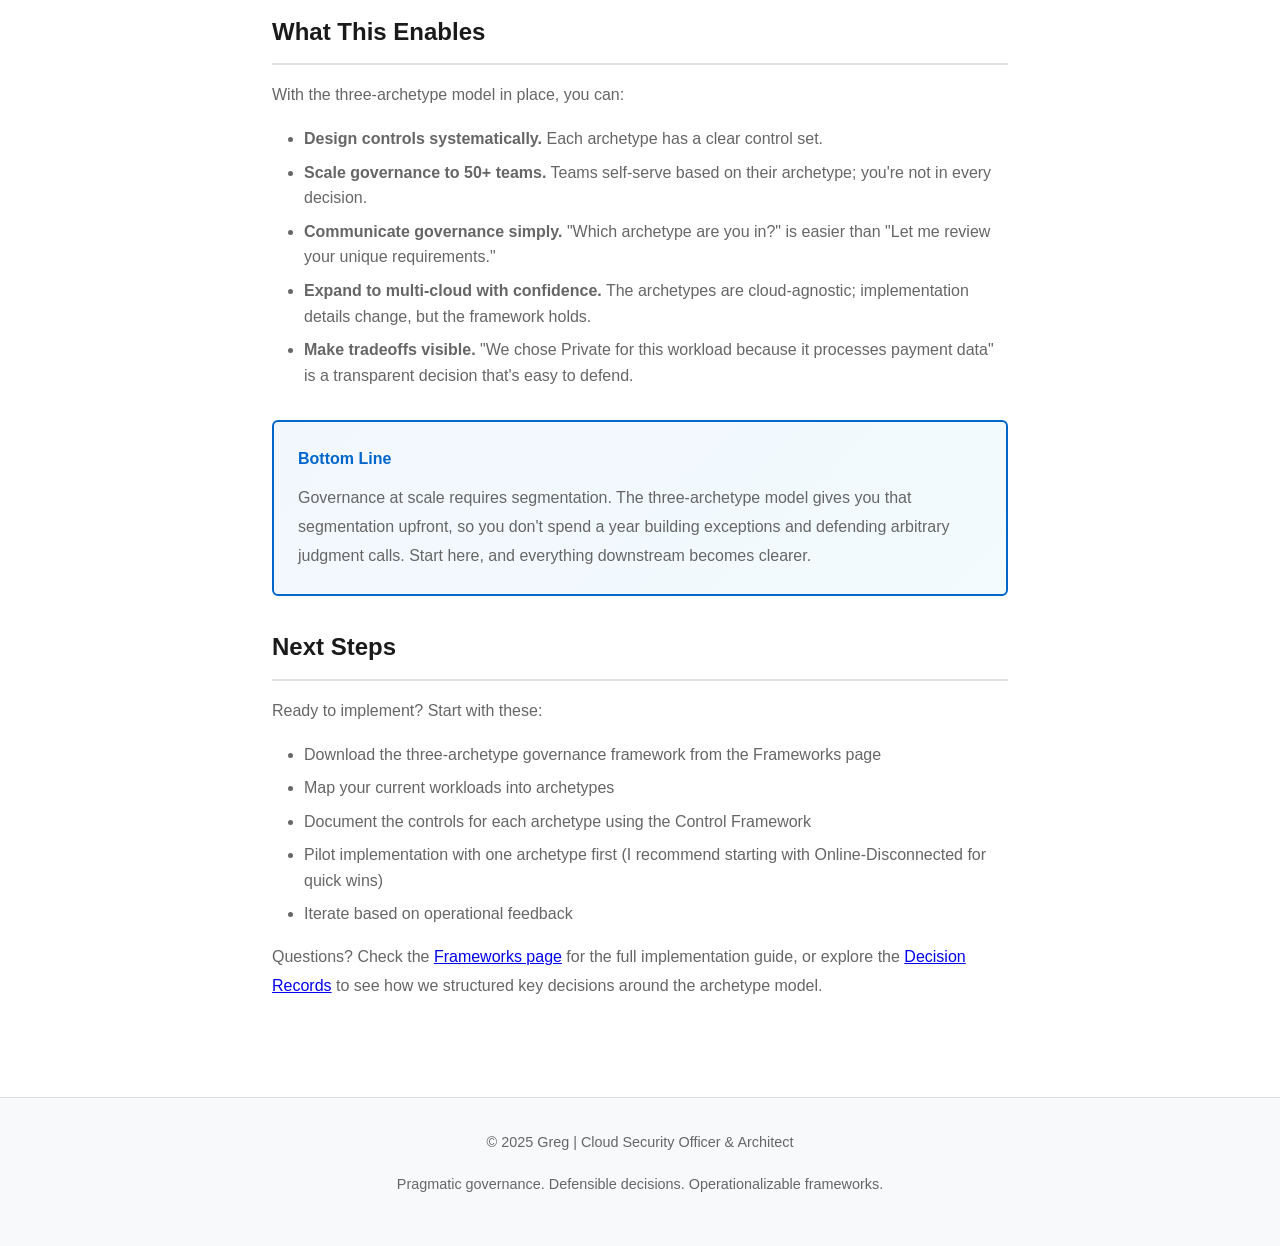
<file: post-three-archetype-governance.html>
<!DOCTYPE html>
<html lang="en">
<head>
    <meta charset="UTF-8">
    <meta name="viewport" content="width=device-width, initial-scale=1.0">
    <title>Building a Three-Archetype Cloud Governance Model — Greg's Cloud Security</title>
    <meta name="description" content="How to segment cloud environments into operationally distinct archetypes. Why Private, Online-Connected, and Online-Disconnected matter for governance.">
    <style>
        * {
            margin: 0;
            padding: 0;
            box-sizing: border-box;
        }
        
        :root {
            --color-primary: #0066cc;
            --color-primary-dark: #004499;
            --color-bg: #ffffff;
            --color-bg-alt: #f8f9fa;
            --color-text: #1a1a1a;
            --color-text-secondary: #666666;
            --color-border: #e0e0e0;
            --color-accent: #00a8e8;
            font-family: -apple-system, BlinkMacSystemFont, "Segoe UI", Roboto, "Helvetica Neue", Arial, sans-serif;
        }
        
        @media (prefers-color-scheme: dark) {
            :root {
                --color-bg: #0f1419;
                --color-bg-alt: #1a1f2e;
                --color-text: #e8e8e8;
                --color-text-secondary: #b0b0b0;
                --color-border: #333333;
            }
        }
        
        body {
            background: var(--color-bg);
            color: var(--color-text);
            line-height: 1.6;
        }
        
        header {
            background: linear-gradient(135deg, var(--color-primary) 0%, var(--color-accent) 100%);
            color: white;
            padding: 2rem 2rem;
            text-align: center;
        }
        
        header h1 {
            font-size: 2rem;
            margin-bottom: 0.5rem;
        }
        
        nav {
            background: var(--color-bg-alt);
            border-bottom: 1px solid var(--color-border);
            position: sticky;
            top: 0;
            z-index: 100;
        }
        
        nav ul {
            list-style: none;
            max-width: 1200px;
            margin: 0 auto;
            padding: 0 2rem;
            display: flex;
            gap: 2rem;
            flex-wrap: wrap;
        }
        
        nav a {
            display: block;
            padding: 1rem 0;
            color: var(--color-text);
            text-decoration: none;
            font-weight: 500;
            border-bottom: 3px solid transparent;
            transition: border-color 0.2s;
        }
        
        nav a:hover {
            border-bottom-color: var(--color-primary);
        }
        
        .container {
            max-width: 800px;
            margin: 0 auto;
            padding: 0 2rem;
        }
        
        article {
            padding: 2rem 0;
        }
        
        .post-header {
            margin-bottom: 2rem;
            padding-bottom: 1.5rem;
            border-bottom: 2px solid var(--color-border);
        }
        
        .post-meta {
            display: flex;
            gap: 1.5rem;
            flex-wrap: wrap;
            margin-bottom: 1rem;
            font-size: 0.9rem;
            color: var(--color-text-secondary);
        }
        
        .post-category {
            display: inline-block;
            background: var(--color-primary);
            color: white;
            padding: 0.35rem 0.85rem;
            border-radius: 4px;
            font-size: 0.75rem;
            font-weight: 600;
            text-transform: uppercase;
        }
        
        h1.post-title {
            font-size: 2rem;
            margin: 1rem 0 0.5rem;
            color: var(--color-text);
            line-height: 1.3;
        }
        
        .post-subtitle {
            font-size: 1.1rem;
            color: var(--color-text-secondary);
            font-style: italic;
            margin-bottom: 1rem;
        }
        
        h2 {
            font-size: 1.5rem;
            margin: 2rem 0 1rem;
            color: var(--color-text);
            border-bottom: 2px solid var(--color-border);
            padding-bottom: 0.75rem;
        }
        
        h3 {
            font-size: 1.25rem;
            margin: 1.5rem 0 0.75rem;
            color: var(--color-text);
        }
        
        p {
            margin-bottom: 1rem;
            color: var(--color-text-secondary);
            line-height: 1.8;
        }
        
        .highlight-box {
            background: var(--color-bg-alt);
            border-left: 4px solid var(--color-primary);
            padding: 1.5rem;
            margin: 1.5rem 0;
            border-radius: 4px;
        }
        
        .highlight-box h4 {
            color: var(--color-primary);
            margin-bottom: 0.75rem;
        }
        
        .highlight-box p {
            margin-bottom: 0.5rem;
        }
        
        .highlight-box p:last-child {
            margin-bottom: 0;
        }
        
        ul, ol {
            margin-left: 2rem;
            margin-bottom: 1rem;
            color: var(--color-text-secondary);
        }
        
        li {
            margin-bottom: 0.5rem;
        }
        
        code {
            background: var(--color-bg-alt);
            padding: 0.2rem 0.4rem;
            border-radius: 3px;
            font-family: 'Courier New', monospace;
            font-size: 0.9rem;
            color: var(--color-primary);
        }
        
        .table-container {
            overflow-x: auto;
            margin: 1.5rem 0;
        }
        
        table {
            width: 100%;
            border-collapse: collapse;
            color: var(--color-text-secondary);
        }
        
        thead {
            background: var(--color-bg-alt);
        }
        
        th {
            padding: 1rem;
            text-align: left;
            font-weight: 600;
            color: var(--color-text);
            border-bottom: 2px solid var(--color-border);
        }
        
        td {
            padding: 0.75rem 1rem;
            border-bottom: 1px solid var(--color-border);
        }
        
        .key-takeaway {
            background: linear-gradient(135deg, rgba(0, 102, 204, 0.05) 0%, rgba(0, 168, 232, 0.05) 100%);
            border: 2px solid var(--color-primary);
            border-radius: 6px;
            padding: 1.5rem;
            margin: 2rem 0;
        }
        
        .key-takeaway h4 {
            color: var(--color-primary);
            font-weight: 600;
            margin-bottom: 0.75rem;
        }
        
        .key-takeaway p {
            margin: 0;
        }
        
        footer {
            background: var(--color-bg-alt);
            border-top: 1px solid var(--color-border);
            padding: 2rem;
            margin-top: 3rem;
            text-align: center;
            color: var(--color-text-secondary);
            font-size: 0.9rem;
        }
        
        .back-to-blog {
            display: inline-block;
            margin-bottom: 1.5rem;
            color: var(--color-primary);
            text-decoration: none;
            font-weight: 500;
        }
        
        .back-to-blog:hover {
            text-decoration: underline;
        }
        
        @media (max-width: 768px) {
            .container {
                padding: 0 1rem;
            }
            
            nav ul {
                padding: 0 1rem;
                gap: 1rem;
            }
            
            h1.post-title {
                font-size: 1.5rem;
            }
            
            h2 {
                font-size: 1.25rem;
            }
        }
    </style>
    <link rel="stylesheet" href="assets/parallax.css">
    <script src="assets/parallax.js" defer></script>
</head>
<body>
    <div class="parallax-bg" aria-hidden="true">
  <div class="parallax-scan"></div>
  <div class="parallax-layer parallax-grid" data-speed="0.18"></div>
  <div class="parallax-layer parallax-shapes" data-speed="0.40"></div>
  <div class="parallax-layer parallax-accents" data-speed="0.65"></div>
</div>

    <header>
        <h1>Greg's Blog</h1>
    </header>
    
    <nav>
        <ul>
            <li><a href="index.html">Home</a></li>
            <li><a href="blog.html">Blog</a></li>
            <li><a href="frameworks.html">Frameworks & Guides</a></li>
            <li><a href="decision-records.html">Decision Records</a></li>
            <li><a href="ai-evidence/index.html">AI Evidence</a></li>
            <li><a href="about.html">About</a></li>
        </ul>
    </nav>
    
    <main class="container">
        <article>
            <a href="blog.html" class="back-to-blog">← Back to blog</a>
            
            <div class="post-header">
                <div class="post-meta">
                    <span class="post-category">Frameworks</span>
                    <span>May 2025</span>
                </div>
                <h1 class="post-title">Building a Three-Archetype Cloud Governance Model</h1>
                <p class="post-subtitle">How to segment your cloud environment into operationally distinct archetypes so governance doesn't break on contact with reality.</p>
            </div>
            
            <h2>The Problem with One-Size-Fits-All Cloud Governance</h2>
            <p>
                Most organizations start cloud security governance with a single policy applied uniformly: "all workloads must do X." This works until it doesn't—usually around workload 15, when you realize that a regulated payment system and a dev/test sandbox have fundamentally different risk profiles.
            </p>
            <p>
                Then you spend six months building exceptions, carving out special cases, and defending arbitrary judgment calls. By the time you're done, your framework is a mess of conditional logic and nobody's sure what applies where.
            </p>
            <p>
                There's a better way: segment your cloud environment into distinct archetypes at the start, build purpose-specific controls for each, and let that clarity drive everything downstream.
            </p>
            
            <h2>Introducing the Three-Archetype Model</h2>
            <p>
                The three archetypes are <code>Private</code>, <code>Online-Connected</code>, and <code>Online-Disconnected</code>. Each represents a fundamentally different threat model and control posture.
            </p>
            
            <div class="table-container">
                <table>
                    <thead>
                        <tr>
                            <th>Archetype</th>
                            <th>Definition</th>
                            <th>Risk Profile</th>
                            <th>Example Workloads</th>
                        </tr>
                    </thead>
                    <tbody>
                        <tr>
                            <td><strong>Private</strong></td>
                            <td>Isolated, network-restricted, highly regulated</td>
                            <td>High impact, strict compliance, sensitive data</td>
                            <td>Payment systems, regulated data, HR records, IP storage</td>
                        </tr>
                        <tr>
                            <td><strong>Online-Connected</strong></td>
                            <td>Internal connectivity, controlled access, hybrid integration</td>
                            <td>Medium impact, standard compliance, internal focus</td>
                            <td>Internal tools, line-of-business apps, shared services</td>
                        </tr>
                        <tr>
                            <td><strong>Online-Disconnected</strong></td>
                            <td>Cloud-native, public-ready, no internal network dependency</td>
                            <td>Lower impact, cloud-optimized, customer-facing</td>
                            <td>Public websites, SaaS apps, analytics, cloud-native services</td>
                        </tr>
                    </tbody>
                </table>
            </div>
            
            <h3>Private Archetype: Maximum Control, Minimum Connectivity</h3>
            <p>
                This is your high-security zone. Workloads that process sensitive data, maintain regulatory compliance, or store intellectual property. The goal: isolation and observability.
            </p>
            <div class="highlight-box">
                <h4>Example Controls</h4>
                <ul>
                    <li>Network: Private endpoints, no internet access by default, restrictive NSGs</li>
                    <li>Identity: MFA mandatory, Conditional Access on sensitive operations</li>
                    <li>Data: Encryption in transit and at rest, immutable audit logs</li>
                    <li>Governance: Explicit approval for all resource creation, regular penetration testing</li>
                </ul>
            </div>
            
            <h3>Online-Connected Archetype: Internal Connectivity with Guardrails</h3>
            <p>
                This is your hybrid zone. Workloads that need internal connectivity but aren't high-impact. Internal tools, line-of-business applications, shared services. The goal: controlled access, standard controls.
            </p>
            <div class="highlight-box">
                <h4>Example Controls</h4>
                <ul>
                    <li>Network: VPN/ExpressRoute access, controlled routing, NSG rules enforce least privilege</li>
                    <li>Identity: MFA for privileged access, SSO for user access</li>
                    <li>Data: Encryption for data in transit, standard data classification</li>
                    <li>Governance: Change management, automated compliance monitoring</li>
                </ul>
            </div>
            
            <h3>Online-Disconnected Archetype: Cloud-Native, Self-Service</h3>
            <p>
                This is your public zone. Cloud-native applications, customer-facing services, SaaS integrations. No dependency on on-premises connectivity. The goal: speed with sensible defaults.
            </p>
            <div class="highlight-box">
                <h4>Example Controls</h4>
                <ul>
                    <li>Network: Public endpoints allowed, DDoS protection, WAF where appropriate</li>
                    <li>Identity: Service principals with minimal permissions, rotate credentials regularly</li>
                    <li>Data: Encryption for sensitive data, less strict residency requirements</li>
                    <li>Governance: Self-service with automated guardrails, lower approval overhead</li>
                </ul>
            </div>
            
            <div class="key-takeaway">
                <h4>Key Insight</h4>
                <p>
                    Different workloads have different threat models. Instead of applying identical controls to everything, you segment upfront and build purpose-specific controls. This is simpler, faster, and more defensible than building exceptions later.
                </p>
            </div>
            
            <h2>Why This Matters Operationally</h2>
            
            <h3>Clarity for Teams</h3>
            <p>
                Teams know which archetype they're in. If they're building a customer-facing service, they know it's Online-Disconnected. They don't need to wonder which controls apply. They check the framework, implement the controls for their archetype, and move forward.
            </p>
            
            <h3>Easier Governance Decisions</h3>
            <p>
                When a team comes asking for an exception, you can root your answer in the archetype model. "Your workload is Online-Disconnected, so it must meet these controls. If you need the controls from Private, that means you're actually high-impact, so let's recategorize." Removes the politics.
            </p>
            
            <h3>Scalable to Multi-Cloud</h3>
            <p>
                Once you've defined archetypes, you can implement them consistently across Azure, AWS, and GCP. Private looks different on each platform, but the control objectives are the same. This is the foundation of cloud-agnostic governance.
            </p>
            
            <h3>Resource Allocation</h3>
            <p>
                You know where to invest security effort. Private archetype gets the most attention. Online-Disconnected gets sensible defaults with self-service. Resources flow based on risk, not politics.
            </p>
            
            <h2>Implementation: How to Get Started</h2>
            
            <h3>Step 1: Inventory Your Current Workloads</h3>
            <p>
                Map every active workload into one of the three archetypes. Expect some awkward fits—that's normal. Document why each workload is in its archetype. (Example: "Payment system → Private because it processes financial data.")
            </p>
            
            <h3>Step 2: Define Controls Per Archetype</h3>
            <p>
                For each archetype, list the controls you require. Start broad (network, identity, data, governance). Then get specific to your platform (Azure Policy assignments, Conditional Access policies, NSG rules).
            </p>
            
            <h3>Step 3: Document the Decision Framework</h3>
            <p>
                Create a simple chart: "If your workload has [characteristic], it goes in [archetype]." Example:
            </p>
            <ul>
                <li>Does it process regulated data? → Private</li>
                <li>Does it need on-premises access? → Online-Connected</li>
                <li>Is it cloud-native and public-ready? → Online-Disconnected</li>
            </ul>
            
            <h3>Step 4: Implement the Archetype Controls</h3>
            <p>
                Use Azure Policy, AWS Organizations SCPs, or GCP Organization Policies to enforce archetype controls at scale. Start with a few key controls. Expand iteratively based on operational feedback.
            </p>
            
            <h3>Step 5: Communicate Clearly</h3>
            <p>
                Teams need to understand the model, know which archetype they're in, and understand what controls apply. Make this explicit. Publish a one-pager. Hold a workshop. Answer questions. The more transparent you are, the faster adoption.
            </p>
            
            <h2>Common Questions</h2>
            
            <h3>Q: What if my workload doesn't fit neatly?</h3>
            <p>
                <strong>A:</strong> Pick the archetype that matches the highest control requirement. A workload that's mostly cloud-native but processes one sensitive data field should go in Private, not Online-Disconnected. You're defaulting to the stricter controls.
            </p>
            
            <h3>Q: Can I move workloads between archetypes?</h3>
            <p>
                <strong>A:</strong> Yes. If a workload's risk profile changes (e.g., it now handles regulated data), move it to the appropriate archetype and implement the required controls. Document the change.
            </p>
            
            <h3>Q: Does this lock teams into specific patterns?</h3>
            <p>
                <strong>A:</strong> No. It gives teams clarity on what controls are required, not how to implement them. Teams can still innovate—they just have to meet the control objectives.
            </p>
            
            <h2>What This Enables</h2>
            
            <p>
                With the three-archetype model in place, you can:
            </p>
            <ul>
                <li><strong>Design controls systematically.</strong> Each archetype has a clear control set.</li>
                <li><strong>Scale governance to 50+ teams.</strong> Teams self-serve based on their archetype; you're not in every decision.</li>
                <li><strong>Communicate governance simply.</strong> "Which archetype are you in?" is easier than "Let me review your unique requirements."</li>
                <li><strong>Expand to multi-cloud with confidence.</strong> The archetypes are cloud-agnostic; implementation details change, but the framework holds.</li>
                <li><strong>Make tradeoffs visible.</strong> "We chose Private for this workload because it processes payment data" is a transparent decision that's easy to defend.</li>
            </ul>
            
            <div class="key-takeaway">
                <h4>Bottom Line</h4>
                <p>
                    Governance at scale requires segmentation. The three-archetype model gives you that segmentation upfront, so you don't spend a year building exceptions and defending arbitrary judgment calls. Start here, and everything downstream becomes clearer.
                </p>
            </div>
            
            <h2>Next Steps</h2>
            <p>
                Ready to implement? Start with these:
            </p>
            <ul>
                <li>Download the three-archetype governance framework from the Frameworks page</li>
                <li>Map your current workloads into archetypes</li>
                <li>Document the controls for each archetype using the Control Framework</li>
                <li>Pilot implementation with one archetype first (I recommend starting with Online-Disconnected for quick wins)</li>
                <li>Iterate based on operational feedback</li>
            </ul>
            <p>
                Questions? Check the <a href="frameworks.html">Frameworks page</a> for the full implementation guide, or explore the <a href="decision-records.html">Decision Records</a> to see how we structured key decisions around the archetype model.
            </p>
        </article>
    </main>
    
    <footer>
        <p>&copy; 2025 Greg | Cloud Security Officer &amp; Architect</p>
        <p>Pragmatic governance. Defensible decisions. Operationalizable frameworks.</p>
    </footer>
</body>
</html>
</file>
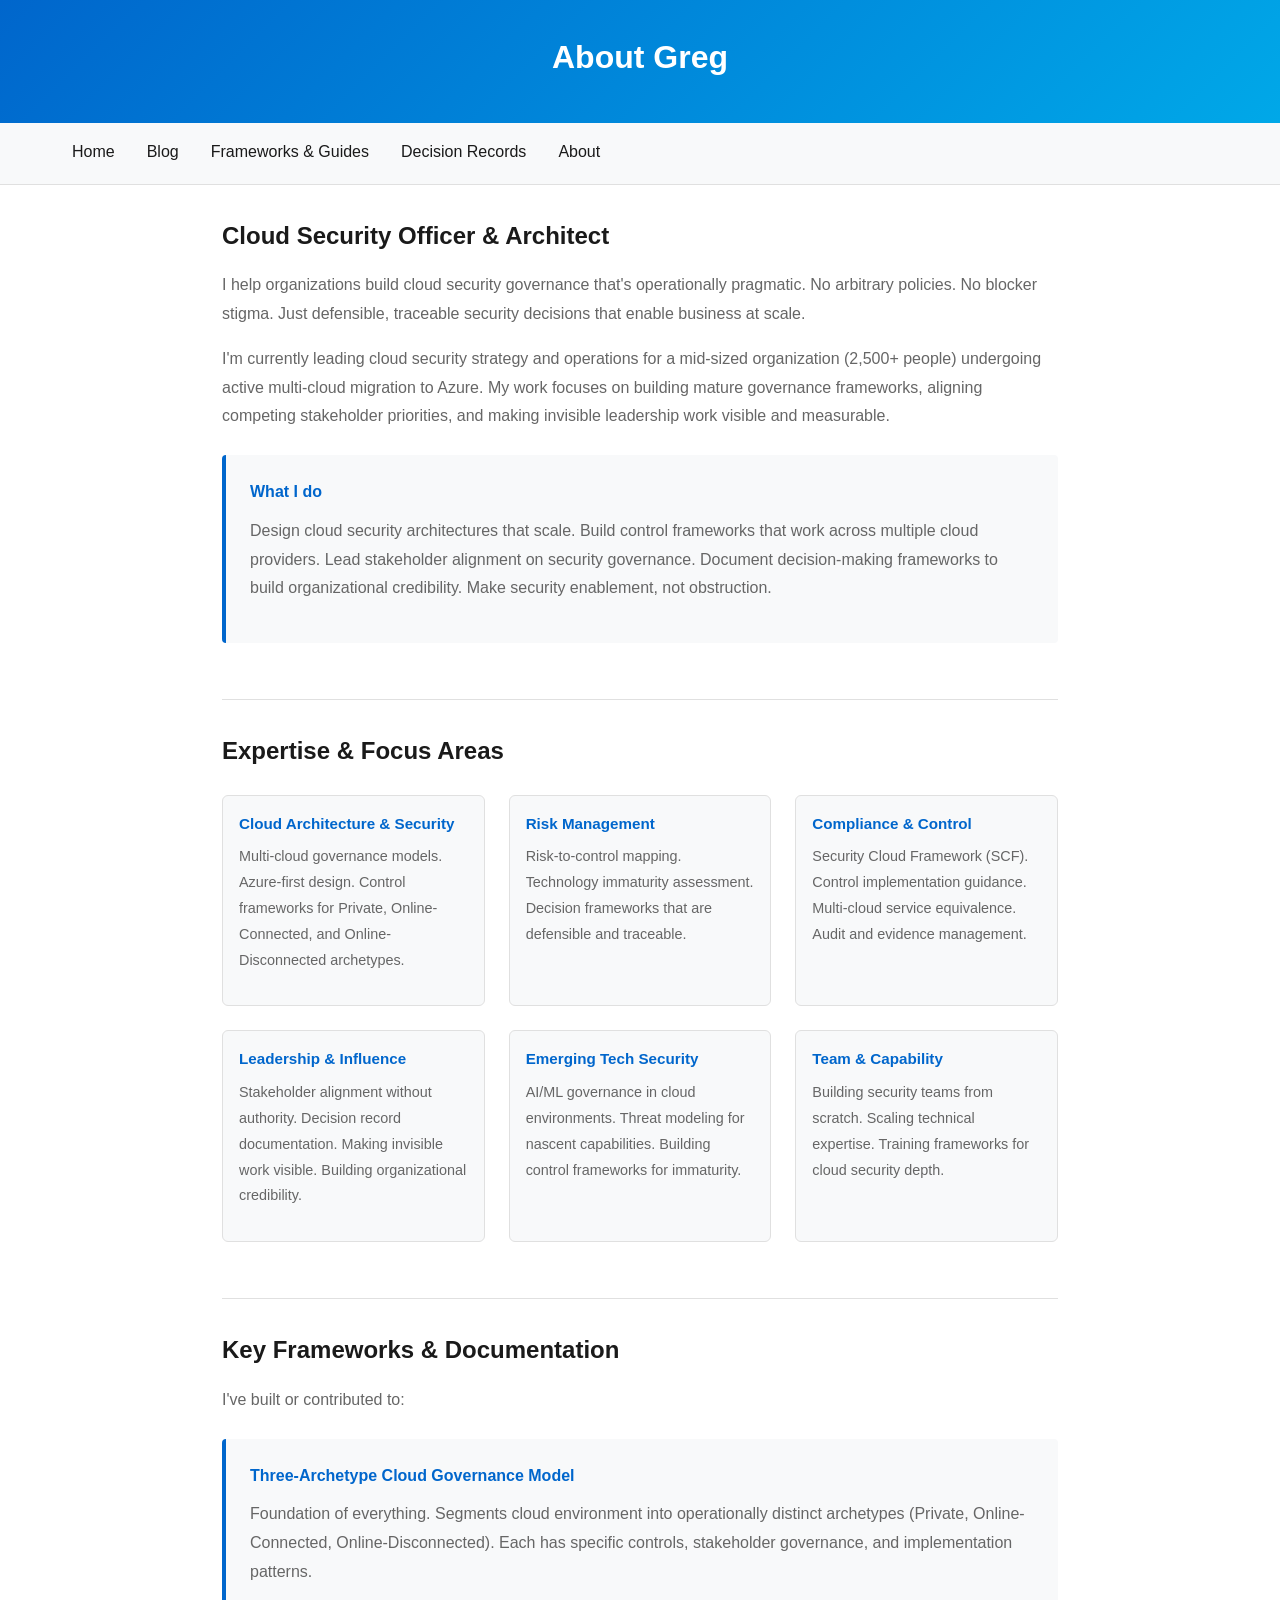
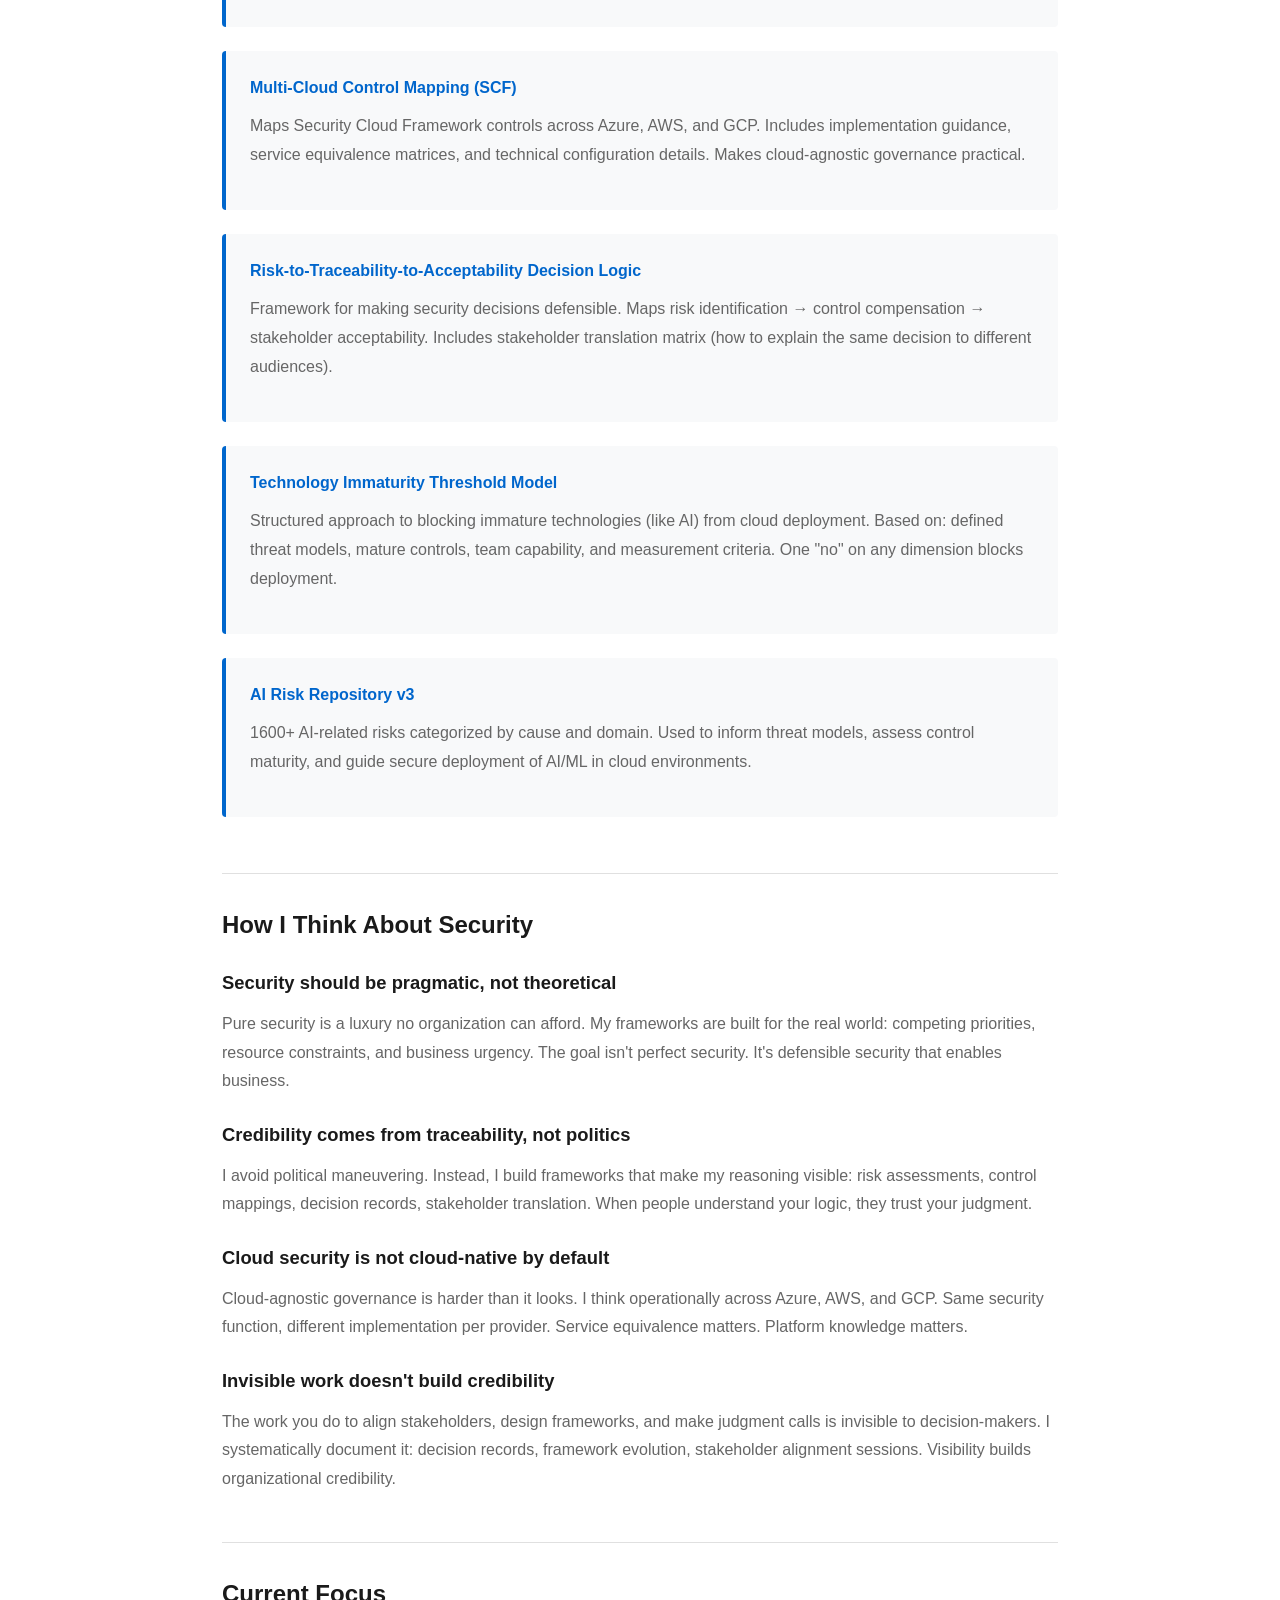
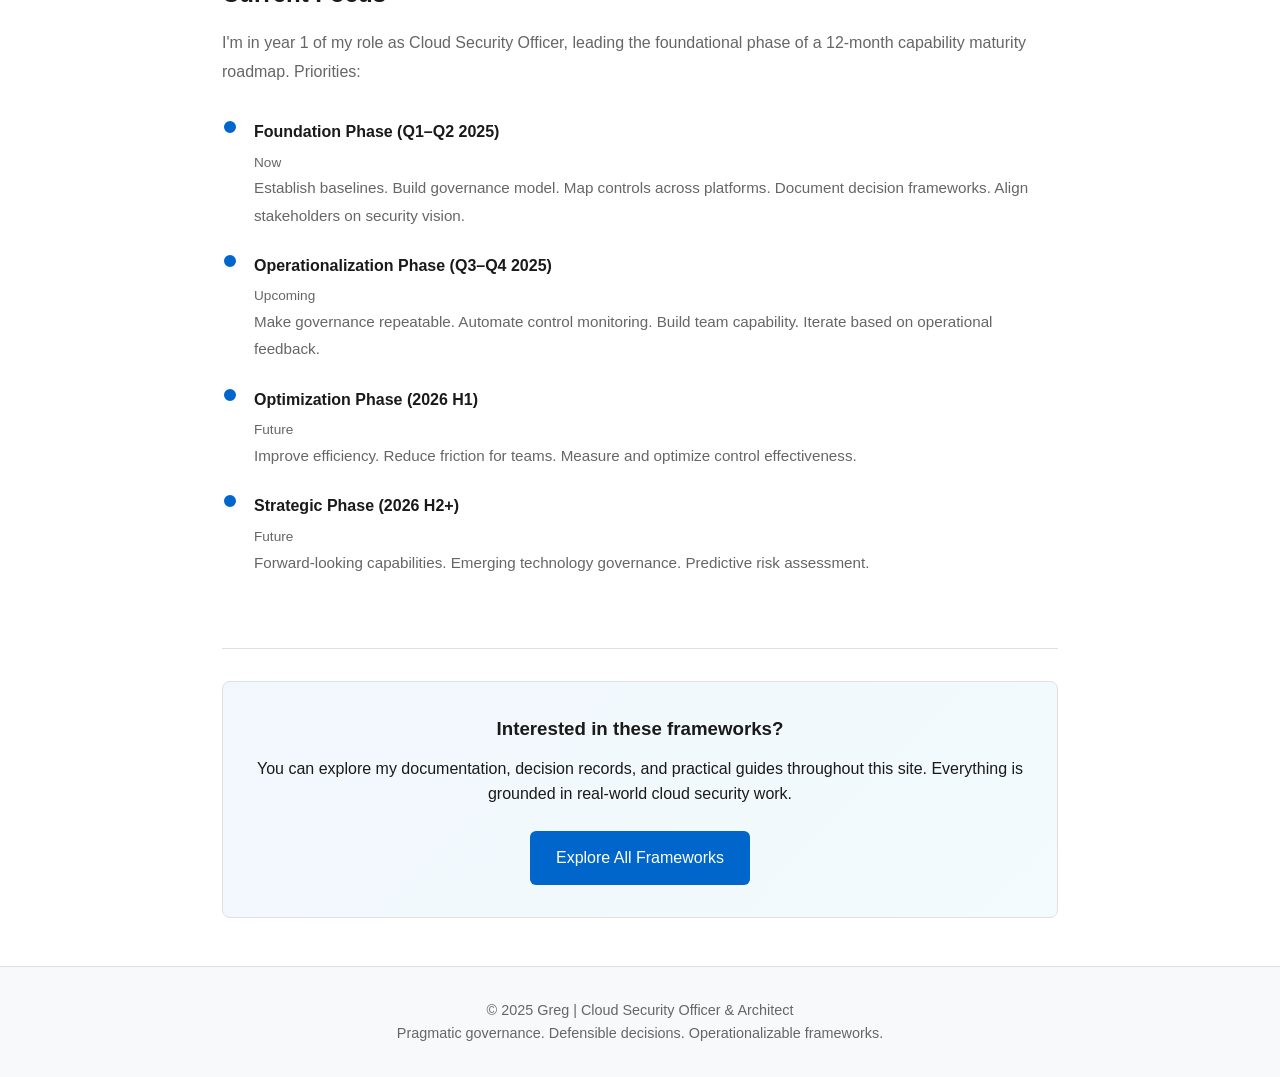
<file: uploads/about.html>
<!DOCTYPE html>
<html lang="en">
<head>
    <meta charset="UTF-8">
    <meta name="viewport" content="width=device-width, initial-scale=1.0">
    <title>About — Greg's Cloud Security</title>
    <meta name="description" content="Cloud Security Officer & Architect. Building pragmatic, defensible cloud governance at scale.">
    <style>
        * {
            margin: 0;
            padding: 0;
            box-sizing: border-box;
        }
        
        :root {
            --color-primary: #0066cc;
            --color-primary-dark: #004499;
            --color-bg: #ffffff;
            --color-bg-alt: #f8f9fa;
            --color-text: #1a1a1a;
            --color-text-secondary: #666666;
            --color-border: #e0e0e0;
            --color-accent: #00a8e8;
            font-family: -apple-system, BlinkMacSystemFont, "Segoe UI", Roboto, "Helvetica Neue", Arial, sans-serif;
        }
        
        @media (prefers-color-scheme: dark) {
            :root {
                --color-bg: #0f1419;
                --color-bg-alt: #1a1f2e;
                --color-text: #e8e8e8;
                --color-text-secondary: #b0b0b0;
                --color-border: #333333;
            }
        }
        
        body {
            background: var(--color-bg);
            color: var(--color-text);
            line-height: 1.6;
        }
        
        header {
            background: linear-gradient(135deg, var(--color-primary) 0%, var(--color-accent) 100%);
            color: white;
            padding: 2rem 2rem;
            text-align: center;
        }
        
        header h1 {
            font-size: 2rem;
            margin-bottom: 0.5rem;
        }
        
        nav {
            background: var(--color-bg-alt);
            border-bottom: 1px solid var(--color-border);
            position: sticky;
            top: 0;
            z-index: 100;
        }
        
        nav ul {
            list-style: none;
            max-width: 1200px;
            margin: 0 auto;
            padding: 0 2rem;
            display: flex;
            gap: 2rem;
            flex-wrap: wrap;
        }
        
        nav a {
            display: block;
            padding: 1rem 0;
            color: var(--color-text);
            text-decoration: none;
            font-weight: 500;
            border-bottom: 3px solid transparent;
            transition: border-color 0.2s;
        }
        
        nav a:hover {
            border-bottom-color: var(--color-primary);
        }
        
        .container {
            max-width: 900px;
            margin: 0 auto;
            padding: 0 2rem;
        }
        
        .about-section {
            padding: 2rem 0;
            border-bottom: 1px solid var(--color-border);
        }
        
        .about-section h2 {
            font-size: 1.5rem;
            margin-bottom: 1rem;
            color: var(--color-text);
        }
        
        .about-section h3 {
            font-size: 1.15rem;
            margin-top: 1.5rem;
            margin-bottom: 0.75rem;
            color: var(--color-text);
        }
        
        .about-section p {
            color: var(--color-text-secondary);
            margin-bottom: 1rem;
            line-height: 1.8;
        }
        
        .highlight-box {
            background: var(--color-bg-alt);
            border-left: 4px solid var(--color-primary);
            padding: 1.5rem;
            margin: 1.5rem 0;
            border-radius: 4px;
        }
        
        .highlight-box h4 {
            color: var(--color-primary);
            margin-bottom: 0.75rem;
        }
        
        .skill-grid {
            display: grid;
            grid-template-columns: repeat(auto-fit, minmax(200px, 1fr));
            gap: 1.5rem;
            margin: 1.5rem 0;
        }
        
        .skill-card {
            background: var(--color-bg-alt);
            padding: 1rem;
            border-radius: 6px;
            border: 1px solid var(--color-border);
        }
        
        .skill-card h4 {
            color: var(--color-primary);
            margin-bottom: 0.5rem;
            font-size: 0.95rem;
        }
        
        .skill-card p {
            font-size: 0.9rem;
            color: var(--color-text-secondary);
        }
        
        .timeline {
            position: relative;
            padding: 1rem 0;
        }
        
        .timeline-item {
            padding-left: 2rem;
            margin-bottom: 1.5rem;
            position: relative;
        }
        
        .timeline-item:before {
            content: '';
            position: absolute;
            left: 0;
            top: 0;
            width: 12px;
            height: 12px;
            background: var(--color-primary);
            border-radius: 50%;
            border: 2px solid var(--color-bg);
            box-shadow: inset 0 0 0 2px var(--color-primary);
        }
        
        .timeline-item h4 {
            color: var(--color-text);
            margin-bottom: 0.25rem;
        }
        
        .timeline-item .role {
            color: var(--color-primary);
            font-weight: 600;
            font-size: 0.9rem;
        }
        
        .timeline-item .period {
            color: var(--color-text-secondary);
            font-size: 0.85rem;
            margin-bottom: 0.5rem;
        }
        
        .timeline-item p {
            color: var(--color-text-secondary);
            font-size: 0.95rem;
        }
        
        .cta-box {
            background: linear-gradient(135deg, rgba(0, 102, 204, 0.05) 0%, rgba(0, 168, 232, 0.05) 100%);
            border: 1px solid var(--color-border);
            border-radius: 8px;
            padding: 2rem;
            text-align: center;
            margin: 2rem 0;
        }
        
        .cta-box h3 {
            margin-bottom: 0.75rem;
        }
        
        .cta-box p {
            margin-bottom: 1.5rem;
        }
        
        .btn {
            display: inline-block;
            padding: 0.75rem 1.5rem;
            border-radius: 6px;
            text-decoration: none;
            font-weight: 500;
            transition: all 0.3s;
            border: 2px solid transparent;
        }
        
        .btn-primary {
            background: var(--color-primary);
            color: white;
        }
        
        .btn-primary:hover {
            background: var(--color-primary-dark);
        }
        
        footer {
            background: var(--color-bg-alt);
            border-top: 1px solid var(--color-border);
            padding: 2rem;
            margin-top: 3rem;
            text-align: center;
            color: var(--color-text-secondary);
            font-size: 0.9rem;
        }
        
        @media (max-width: 768px) {
            .container {
                padding: 0 1rem;
            }
            
            nav ul {
                padding: 0 1rem;
                gap: 1rem;
            }
            
            .skill-grid {
                grid-template-columns: 1fr;
            }
        }
    </style>
</head>
<body>
    <header>
        <h1>About Greg</h1>
    </header>
    
    <nav>
        <ul>
            <li><a href="index.html">Home</a></li>
            <li><a href="blog.html">Blog</a></li>
            <li><a href="frameworks.html">Frameworks & Guides</a></li>
            <li><a href="decision-records.html">Decision Records</a></li>
            <li><a href="about.html">About</a></li>
        </ul>
    </nav>
    
    <main class="container">
        <section class="about-section">
            <h2>Cloud Security Officer & Architect</h2>
            <p>
                I help organizations build cloud security governance that's operationally pragmatic. No arbitrary policies. No blocker stigma. Just defensible, traceable security decisions that enable business at scale.
            </p>
            <p>
                I'm currently leading cloud security strategy and operations for a mid-sized organization (2,500+ people) undergoing active multi-cloud migration to Azure. My work focuses on building mature governance frameworks, aligning competing stakeholder priorities, and making invisible leadership work visible and measurable.
            </p>
            
            <div class="highlight-box">
                <h4>What I do</h4>
                <p>
                    Design cloud security architectures that scale. Build control frameworks that work across multiple cloud providers. Lead stakeholder alignment on security governance. Document decision-making frameworks to build organizational credibility. Make security enablement, not obstruction.
                </p>
            </div>
        </section>
        
        <section class="about-section">
            <h2>Expertise & Focus Areas</h2>
            
            <div class="skill-grid">
                <div class="skill-card">
                    <h4>Cloud Architecture & Security</h4>
                    <p>Multi-cloud governance models. Azure-first design. Control frameworks for Private, Online-Connected, and Online-Disconnected archetypes.</p>
                </div>
                <div class="skill-card">
                    <h4>Risk Management</h4>
                    <p>Risk-to-control mapping. Technology immaturity assessment. Decision frameworks that are defensible and traceable.</p>
                </div>
                <div class="skill-card">
                    <h4>Compliance & Control</h4>
                    <p>Security Cloud Framework (SCF). Control implementation guidance. Multi-cloud service equivalence. Audit and evidence management.</p>
                </div>
                <div class="skill-card">
                    <h4>Leadership & Influence</h4>
                    <p>Stakeholder alignment without authority. Decision record documentation. Making invisible work visible. Building organizational credibility.</p>
                </div>
                <div class="skill-card">
                    <h4>Emerging Tech Security</h4>
                    <p>AI/ML governance in cloud environments. Threat modeling for nascent capabilities. Building control frameworks for immaturity.</p>
                </div>
                <div class="skill-card">
                    <h4>Team & Capability</h4>
                    <p>Building security teams from scratch. Scaling technical expertise. Training frameworks for cloud security depth.</p>
                </div>
            </div>
        </section>
        
        <section class="about-section">
            <h2>Key Frameworks & Documentation</h2>
            <p>I've built or contributed to:</p>
            
            <div class="highlight-box">
                <h4>Three-Archetype Cloud Governance Model</h4>
                <p>Foundation of everything. Segments cloud environment into operationally distinct archetypes (Private, Online-Connected, Online-Disconnected). Each has specific controls, stakeholder governance, and implementation patterns.</p>
            </div>
            
            <div class="highlight-box">
                <h4>Multi-Cloud Control Mapping (SCF)</h4>
                <p>Maps Security Cloud Framework controls across Azure, AWS, and GCP. Includes implementation guidance, service equivalence matrices, and technical configuration details. Makes cloud-agnostic governance practical.</p>
            </div>
            
            <div class="highlight-box">
                <h4>Risk-to-Traceability-to-Acceptability Decision Logic</h4>
                <p>Framework for making security decisions defensible. Maps risk identification → control compensation → stakeholder acceptability. Includes stakeholder translation matrix (how to explain the same decision to different audiences).</p>
            </div>
            
            <div class="highlight-box">
                <h4>Technology Immaturity Threshold Model</h4>
                <p>Structured approach to blocking immature technologies (like AI) from cloud deployment. Based on: defined threat models, mature controls, team capability, and measurement criteria. One "no" on any dimension blocks deployment.</p>
            </div>
            
            <div class="highlight-box">
                <h4>AI Risk Repository v3</h4>
                <p>1600+ AI-related risks categorized by cause and domain. Used to inform threat models, assess control maturity, and guide secure deployment of AI/ML in cloud environments.</p>
            </div>
        </section>
        
        <section class="about-section">
            <h2>How I Think About Security</h2>
            
            <h3>Security should be pragmatic, not theoretical</h3>
            <p>
                Pure security is a luxury no organization can afford. My frameworks are built for the real world: competing priorities, resource constraints, and business urgency. The goal isn't perfect security. It's defensible security that enables business.
            </p>
            
            <h3>Credibility comes from traceability, not politics</h3>
            <p>
                I avoid political maneuvering. Instead, I build frameworks that make my reasoning visible: risk assessments, control mappings, decision records, stakeholder translation. When people understand your logic, they trust your judgment.
            </p>
            
            <h3>Cloud security is not cloud-native by default</h3>
            <p>
                Cloud-agnostic governance is harder than it looks. I think operationally across Azure, AWS, and GCP. Same security function, different implementation per provider. Service equivalence matters. Platform knowledge matters.
            </p>
            
            <h3>Invisible work doesn't build credibility</h3>
            <p>
                The work you do to align stakeholders, design frameworks, and make judgment calls is invisible to decision-makers. I systematically document it: decision records, framework evolution, stakeholder alignment sessions. Visibility builds organizational credibility.
            </p>
        </section>
        
        <section class="about-section">
            <h2>Current Focus</h2>
            <p>
                I'm in year 1 of my role as Cloud Security Officer, leading the foundational phase of a 12-month capability maturity roadmap. Priorities:
            </p>
            
            <div class="timeline">
                <div class="timeline-item">
                    <h4>Foundation Phase (Q1–Q2 2025)</h4>
                    <span class="period">Now</span>
                    <p>Establish baselines. Build governance model. Map controls across platforms. Document decision frameworks. Align stakeholders on security vision.</p>
                </div>
                <div class="timeline-item">
                    <h4>Operationalization Phase (Q3–Q4 2025)</h4>
                    <span class="period">Upcoming</span>
                    <p>Make governance repeatable. Automate control monitoring. Build team capability. Iterate based on operational feedback.</p>
                </div>
                <div class="timeline-item">
                    <h4>Optimization Phase (2026 H1)</h4>
                    <span class="period">Future</span>
                    <p>Improve efficiency. Reduce friction for teams. Measure and optimize control effectiveness.</p>
                </div>
                <div class="timeline-item">
                    <h4>Strategic Phase (2026 H2+)</h4>
                    <span class="period">Future</span>
                    <p>Forward-looking capabilities. Emerging technology governance. Predictive risk assessment.</p>
                </div>
            </div>
        </section>
        
        <section class="cta-box">
            <h3>Interested in these frameworks?</h3>
            <p>
                You can explore my documentation, decision records, and practical guides throughout this site. Everything is grounded in real-world cloud security work.
            </p>
            <a href="frameworks.html" class="btn btn-primary">Explore All Frameworks</a>
        </section>
    </main>
    
    <footer>
        <p>&copy; 2025 Greg | Cloud Security Officer &amp; Architect</p>
        <p>Pragmatic governance. Defensible decisions. Operationalizable frameworks.</p>
    </footer>
</body>
</html>
</file>
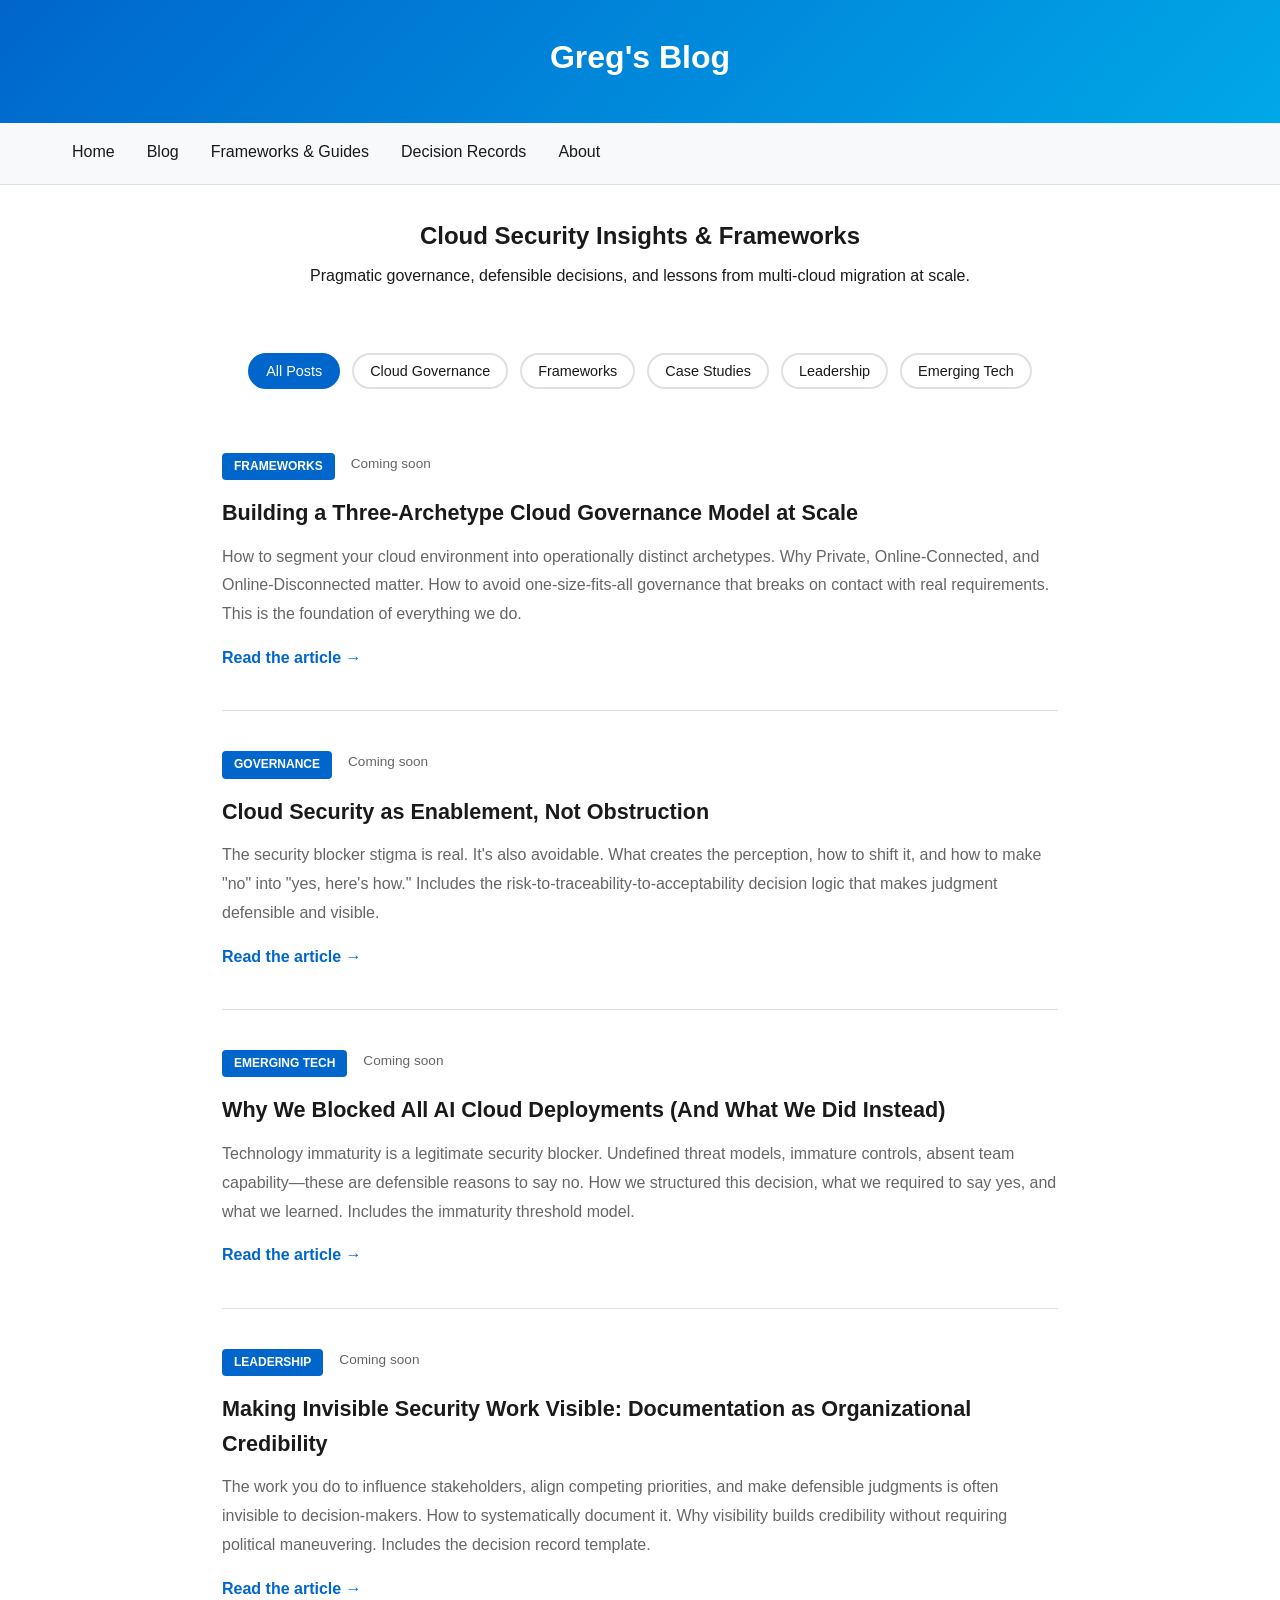
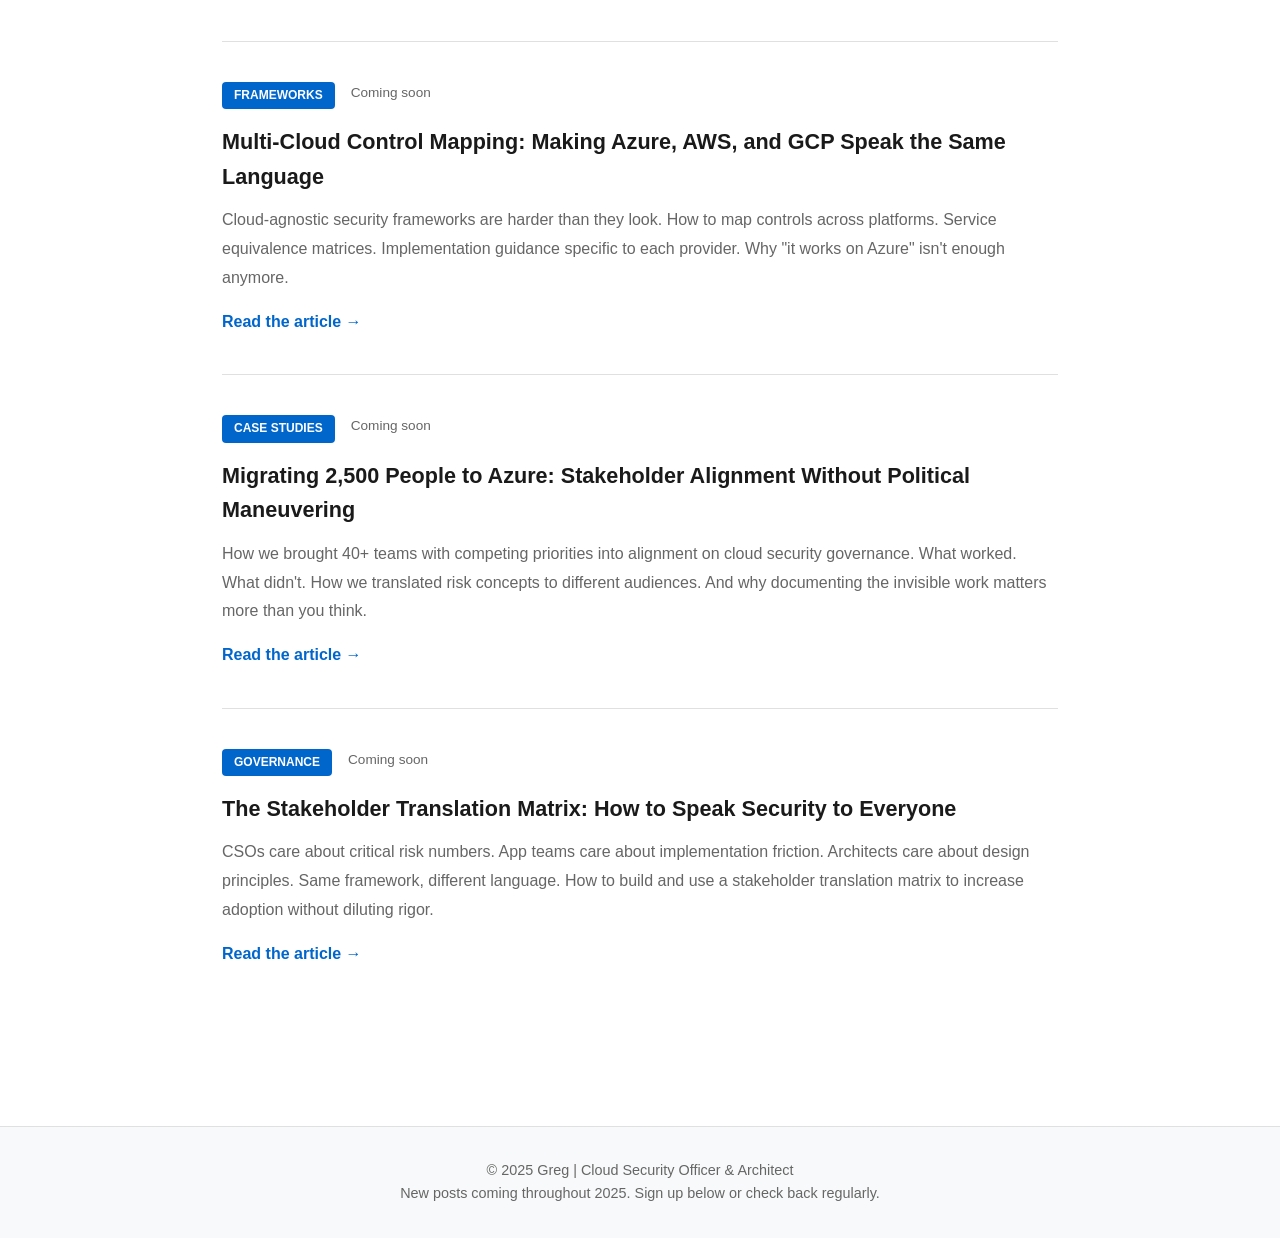
<file: uploads/blog.html>
<!DOCTYPE html>
<html lang="en">
<head>
    <meta charset="UTF-8">
    <meta name="viewport" content="width=device-width, initial-scale=1.0">
    <title>Blog — Greg's Cloud Security Insights</title>
    <meta name="description" content="Cloud security frameworks, decision records, and leadership lessons from multi-cloud migration at scale.">
    <style>
        * {
            margin: 0;
            padding: 0;
            box-sizing: border-box;
        }
        
        :root {
            --color-primary: #0066cc;
            --color-primary-dark: #004499;
            --color-bg: #ffffff;
            --color-bg-alt: #f8f9fa;
            --color-text: #1a1a1a;
            --color-text-secondary: #666666;
            --color-border: #e0e0e0;
            --color-accent: #00a8e8;
            font-family: -apple-system, BlinkMacSystemFont, "Segoe UI", Roboto, "Helvetica Neue", Arial, sans-serif;
        }
        
        @media (prefers-color-scheme: dark) {
            :root {
                --color-bg: #0f1419;
                --color-bg-alt: #1a1f2e;
                --color-text: #e8e8e8;
                --color-text-secondary: #b0b0b0;
                --color-border: #333333;
            }
        }
        
        body {
            background: var(--color-bg);
            color: var(--color-text);
            line-height: 1.6;
        }
        
        header {
            background: linear-gradient(135deg, var(--color-primary) 0%, var(--color-accent) 100%);
            color: white;
            padding: 2rem 2rem;
            text-align: center;
        }
        
        header h1 {
            font-size: 2rem;
            margin-bottom: 0.5rem;
        }
        
        nav {
            background: var(--color-bg-alt);
            border-bottom: 1px solid var(--color-border);
            position: sticky;
            top: 0;
            z-index: 100;
        }
        
        nav ul {
            list-style: none;
            max-width: 1200px;
            margin: 0 auto;
            padding: 0 2rem;
            display: flex;
            gap: 2rem;
            flex-wrap: wrap;
        }
        
        nav a {
            display: block;
            padding: 1rem 0;
            color: var(--color-text);
            text-decoration: none;
            font-weight: 500;
            border-bottom: 3px solid transparent;
            transition: border-color 0.2s;
        }
        
        nav a:hover {
            border-bottom-color: var(--color-primary);
        }
        
        .container {
            max-width: 900px;
            margin: 0 auto;
            padding: 0 2rem;
        }
        
        .blog-header {
            padding: 2rem 0;
            text-align: center;
        }
        
        .blog-header h2 {
            font-size: 1.5rem;
            margin-bottom: 0.5rem;
        }
        
        .filters {
            display: flex;
            gap: 0.75rem;
            flex-wrap: wrap;
            margin: 2rem 0;
            justify-content: center;
        }
        
        .filter-btn {
            padding: 0.5rem 1rem;
            border: 2px solid var(--color-border);
            background: var(--color-bg);
            color: var(--color-text);
            border-radius: 20px;
            cursor: pointer;
            transition: all 0.2s;
            font-weight: 500;
            font-size: 0.9rem;
        }
        
        .filter-btn:hover {
            border-color: var(--color-primary);
            color: var(--color-primary);
        }
        
        .filter-btn.active {
            background: var(--color-primary);
            color: white;
            border-color: var(--color-primary);
        }
        
        .posts {
            padding: 2rem 0;
        }
        
        .post {
            margin-bottom: 2.5rem;
            padding-bottom: 2.5rem;
            border-bottom: 1px solid var(--color-border);
        }
        
        .post:last-child {
            border-bottom: none;
        }
        
        .post-header {
            margin-bottom: 1rem;
        }
        
        .post-meta {
            display: flex;
            gap: 1rem;
            flex-wrap: wrap;
            margin-bottom: 0.75rem;
            font-size: 0.85rem;
            color: var(--color-text-secondary);
        }
        
        .post-category {
            display: inline-block;
            background: var(--color-primary);
            color: white;
            padding: 0.25rem 0.75rem;
            border-radius: 4px;
            font-size: 0.75rem;
            font-weight: 600;
            text-transform: uppercase;
        }
        
        .post-title {
            font-size: 1.35rem;
            margin-bottom: 0.75rem;
            color: var(--color-text);
        }
        
        .post-title a {
            color: inherit;
            text-decoration: none;
            transition: color 0.2s;
        }
        
        .post-title a:hover {
            color: var(--color-primary);
        }
        
        .post-excerpt {
            color: var(--color-text-secondary);
            line-height: 1.8;
            margin-bottom: 1rem;
        }
        
        .read-more {
            display: inline-flex;
            align-items: center;
            gap: 0.5rem;
            color: var(--color-primary);
            text-decoration: none;
            font-weight: 600;
            transition: gap 0.2s;
        }
        
        .read-more:hover {
            gap: 0.75rem;
        }
        
        footer {
            background: var(--color-bg-alt);
            border-top: 1px solid var(--color-border);
            padding: 2rem;
            margin-top: 3rem;
            text-align: center;
            color: var(--color-text-secondary);
            font-size: 0.9rem;
        }
        
        .empty-state {
            text-align: center;
            padding: 2rem;
            color: var(--color-text-secondary);
        }
        
        @media (max-width: 768px) {
            .container {
                padding: 0 1rem;
            }
            
            nav ul {
                padding: 0 1rem;
                gap: 1rem;
            }
            
            .filters {
                margin: 1.5rem 0;
            }
        }
    </style>
</head>
<body>
    <header>
        <h1>Greg's Blog</h1>
    </header>
    
    <nav>
        <ul>
            <li><a href="index.html">Home</a></li>
            <li><a href="blog.html">Blog</a></li>
            <li><a href="frameworks.html">Frameworks & Guides</a></li>
            <li><a href="decision-records.html">Decision Records</a></li>
            <li><a href="about.html">About</a></li>
        </ul>
    </nav>
    
    <main class="container">
        <section class="blog-header">
            <h2>Cloud Security Insights & Frameworks</h2>
            <p>Pragmatic governance, defensible decisions, and lessons from multi-cloud migration at scale.</p>
        </section>
        
        <div class="filters">
            <button class="filter-btn active" onclick="filterPosts('all')">All Posts</button>
            <button class="filter-btn" onclick="filterPosts('governance')">Cloud Governance</button>
            <button class="filter-btn" onclick="filterPosts('frameworks')">Frameworks</button>
            <button class="filter-btn" onclick="filterPosts('case-studies')">Case Studies</button>
            <button class="filter-btn" onclick="filterPosts('leadership')">Leadership</button>
            <button class="filter-btn" onclick="filterPosts('emerging-tech')">Emerging Tech</button>
        </div>
        
        <section class="posts" id="posts-container">
            <article class="post" data-category="frameworks">
                <div class="post-header">
                    <div class="post-meta">
                        <span class="post-category">Frameworks</span>
                        <span>Coming soon</span>
                    </div>
                </div>
                <h3 class="post-title">Building a Three-Archetype Cloud Governance Model at Scale</h3>
                <p class="post-excerpt">
                    How to segment your cloud environment into operationally distinct archetypes. Why Private, Online-Connected, and Online-Disconnected matter. How to avoid one-size-fits-all governance that breaks on contact with real requirements. This is the foundation of everything we do.
                </p>
                <a href="#" class="read-more">Read the article →</a>
            </article>
            
            <article class="post" data-category="governance">
                <div class="post-header">
                    <div class="post-meta">
                        <span class="post-category">Governance</span>
                        <span>Coming soon</span>
                    </div>
                </div>
                <h3 class="post-title">Cloud Security as Enablement, Not Obstruction</h3>
                <p class="post-excerpt">
                    The security blocker stigma is real. It's also avoidable. What creates the perception, how to shift it, and how to make "no" into "yes, here's how." Includes the risk-to-traceability-to-acceptability decision logic that makes judgment defensible and visible.
                </p>
                <a href="#" class="read-more">Read the article →</a>
            </article>
            
            <article class="post" data-category="emerging-tech">
                <div class="post-header">
                    <div class="post-meta">
                        <span class="post-category">Emerging Tech</span>
                        <span>Coming soon</span>
                    </div>
                </div>
                <h3 class="post-title">Why We Blocked All AI Cloud Deployments (And What We Did Instead)</h3>
                <p class="post-excerpt">
                    Technology immaturity is a legitimate security blocker. Undefined threat models, immature controls, absent team capability—these are defensible reasons to say no. How we structured this decision, what we required to say yes, and what we learned. Includes the immaturity threshold model.
                </p>
                <a href="#" class="read-more">Read the article →</a>
            </article>
            
            <article class="post" data-category="leadership">
                <div class="post-header">
                    <div class="post-meta">
                        <span class="post-category">Leadership</span>
                        <span>Coming soon</span>
                    </div>
                </div>
                <h3 class="post-title">Making Invisible Security Work Visible: Documentation as Organizational Credibility</h3>
                <p class="post-excerpt">
                    The work you do to influence stakeholders, align competing priorities, and make defensible judgments is often invisible to decision-makers. How to systematically document it. Why visibility builds credibility without requiring political maneuvering. Includes the decision record template.
                </p>
                <a href="#" class="read-more">Read the article →</a>
            </article>
            
            <article class="post" data-category="frameworks">
                <div class="post-header">
                    <div class="post-meta">
                        <span class="post-category">Frameworks</span>
                        <span>Coming soon</span>
                    </div>
                </div>
                <h3 class="post-title">Multi-Cloud Control Mapping: Making Azure, AWS, and GCP Speak the Same Language</h3>
                <p class="post-excerpt">
                    Cloud-agnostic security frameworks are harder than they look. How to map controls across platforms. Service equivalence matrices. Implementation guidance specific to each provider. Why "it works on Azure" isn't enough anymore.
                </p>
                <a href="#" class="read-more">Read the article →</a>
            </article>
            
            <article class="post" data-category="case-studies">
                <div class="post-header">
                    <div class="post-meta">
                        <span class="post-category">Case Studies</span>
                        <span>Coming soon</span>
                    </div>
                </div>
                <h3 class="post-title">Migrating 2,500 People to Azure: Stakeholder Alignment Without Political Maneuvering</h3>
                <p class="post-excerpt">
                    How we brought 40+ teams with competing priorities into alignment on cloud security governance. What worked. What didn't. How we translated risk concepts to different audiences. And why documenting the invisible work matters more than you think.
                </p>
                <a href="#" class="read-more">Read the article →</a>
            </article>
            
            <article class="post" data-category="governance">
                <div class="post-header">
                    <div class="post-meta">
                        <span class="post-category">Governance</span>
                        <span>Coming soon</span>
                    </div>
                </div>
                <h3 class="post-title">The Stakeholder Translation Matrix: How to Speak Security to Everyone</h3>
                <p class="post-excerpt">
                    CSOs care about critical risk numbers. App teams care about implementation friction. Architects care about design principles. Same framework, different language. How to build and use a stakeholder translation matrix to increase adoption without diluting rigor.
                </p>
                <a href="#" class="read-more">Read the article →</a>
            </article>
        </section>
    </main>
    
    <footer>
        <p>&copy; 2025 Greg | Cloud Security Officer &amp; Architect</p>
        <p>New posts coming throughout 2025. Sign up below or check back regularly.</p>
    </footer>
    
    <script>
        function filterPosts(category) {
            const posts = document.querySelectorAll('.post');
            const buttons = document.querySelectorAll('.filter-btn');
            
            // Update active button
            buttons.forEach(btn => btn.classList.remove('active'));
            event.target.classList.add('active');
            
            // Filter posts
            posts.forEach(post => {
                if (category === 'all' || post.dataset.category === category) {
                    post.style.display = 'block';
                } else {
                    post.style.display = 'none';
                }
            });
        }
    </script>
</body>
</html>
</file>
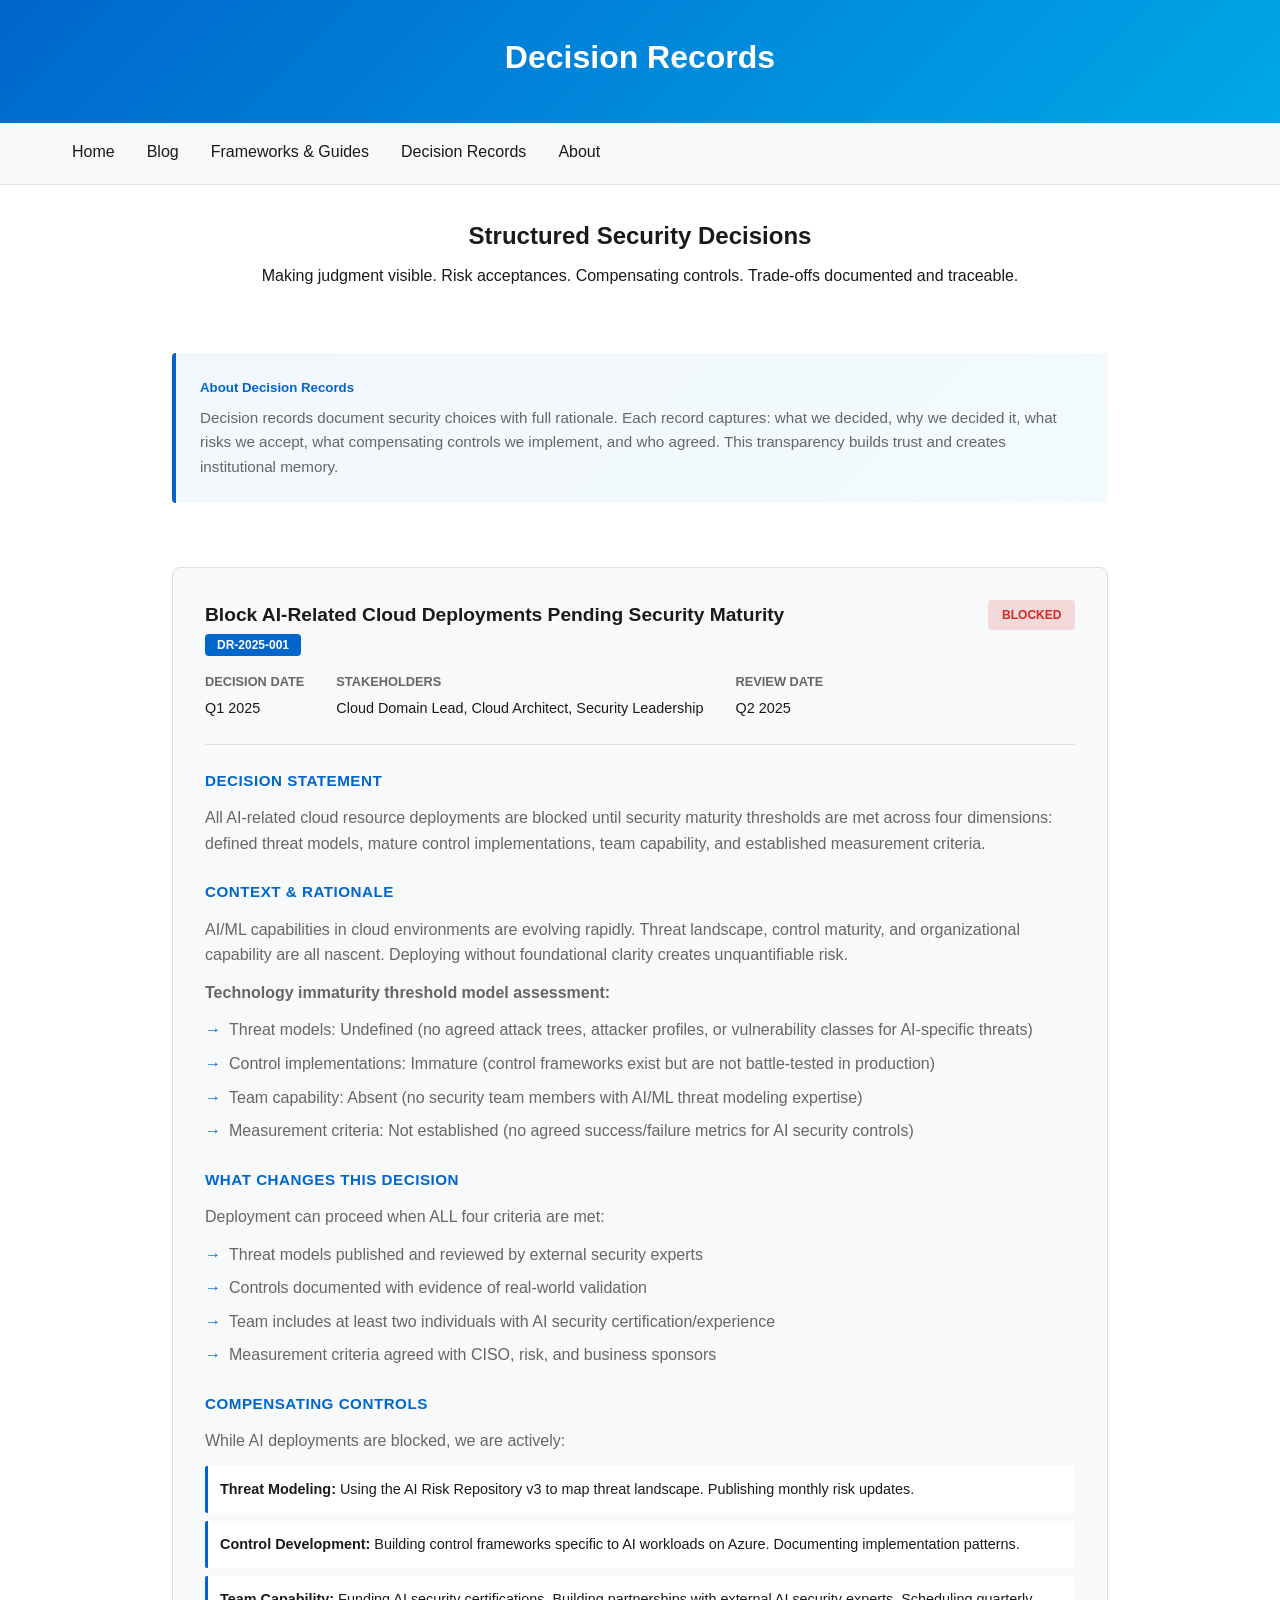
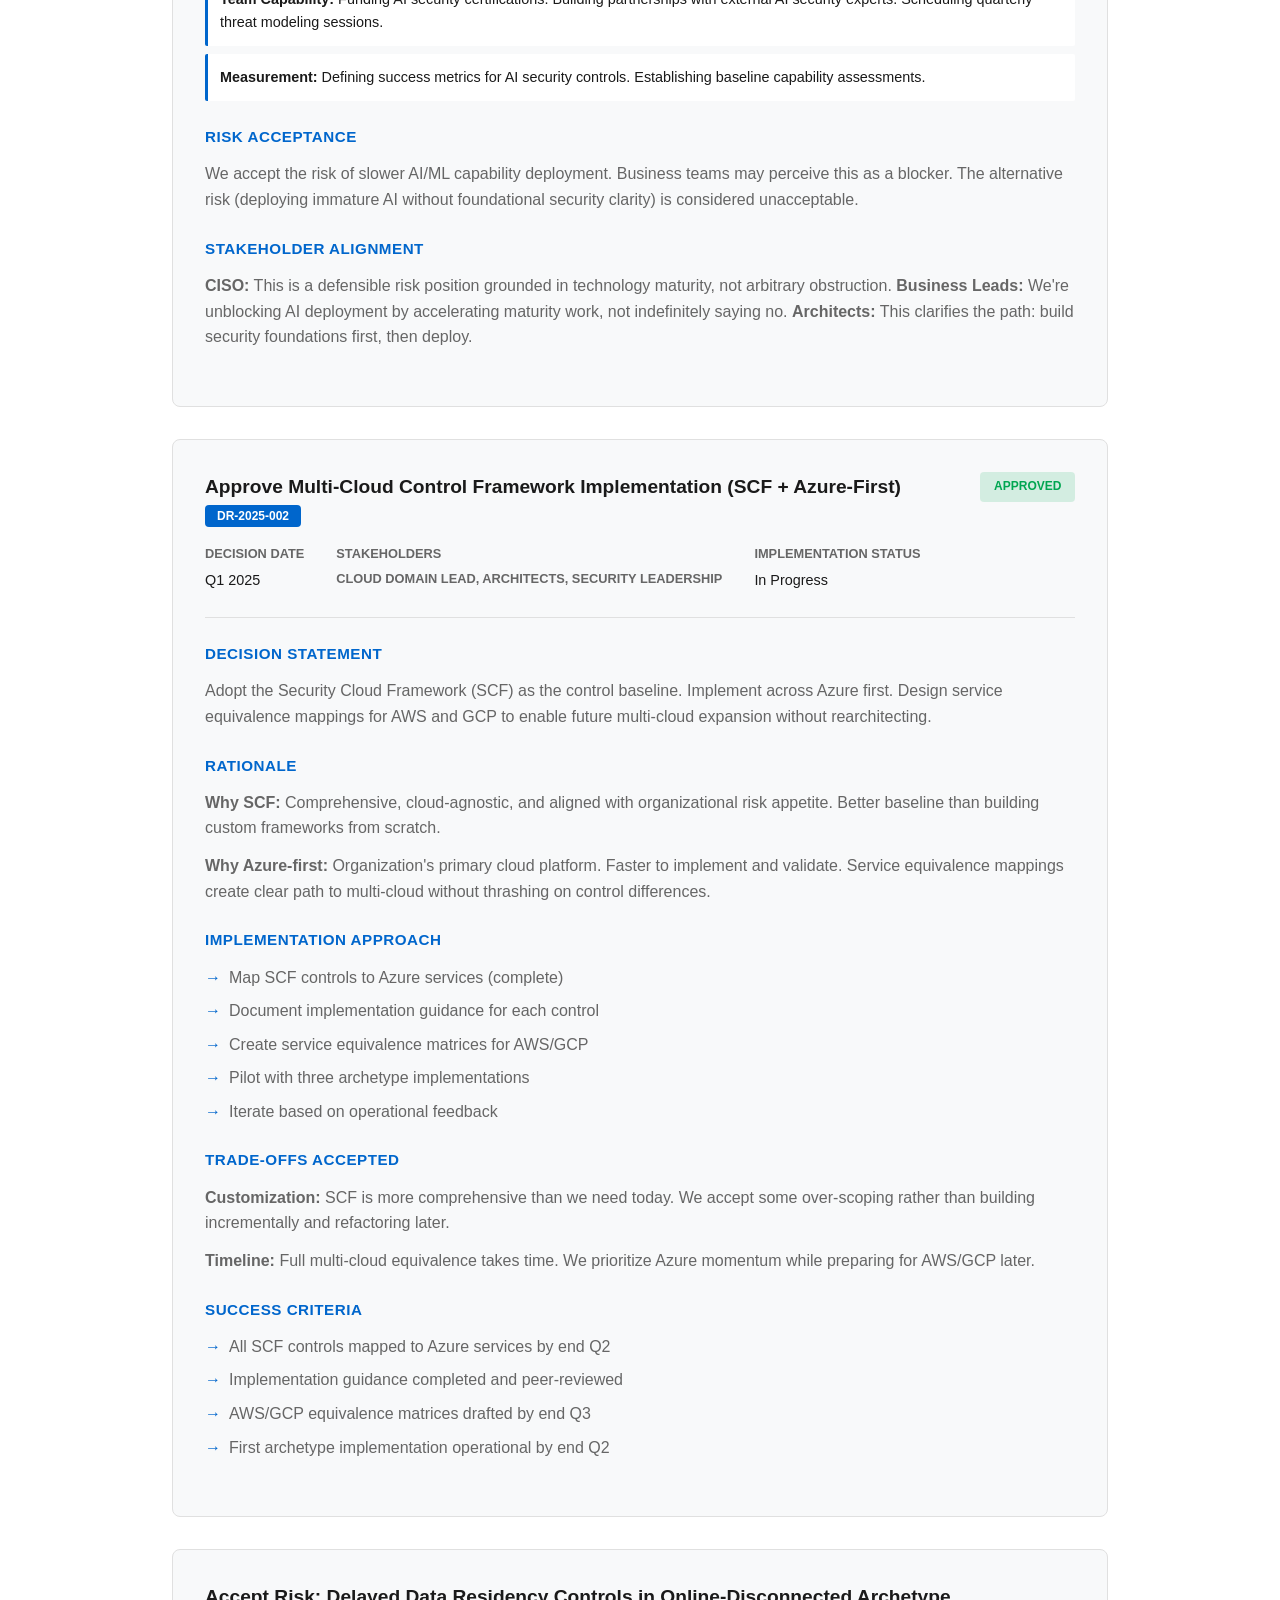
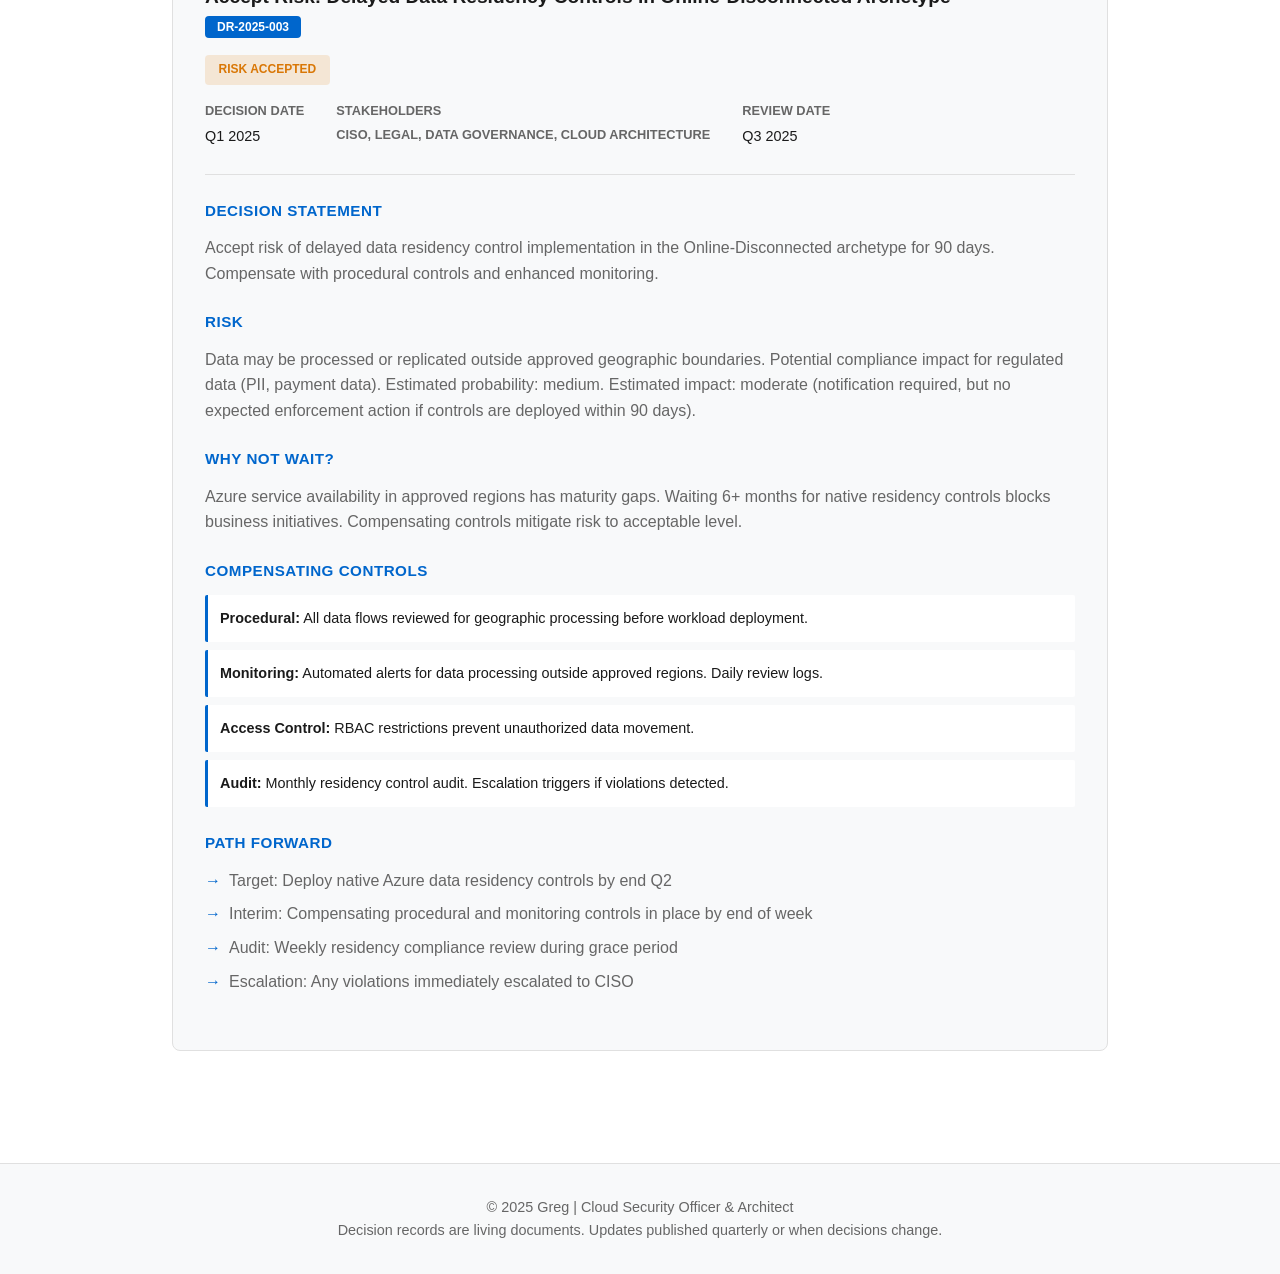
<file: uploads/decision-records.html>
<!DOCTYPE html>
<html lang="en">
<head>
    <meta charset="UTF-8">
    <meta name="viewport" content="width=device-width, initial-scale=1.0">
    <title>Decision Records — Greg's Cloud Security</title>
    <meta name="description" content="Structured decision records documenting security choices, risk acceptances, and compensating controls.">
    <style>
        * {
            margin: 0;
            padding: 0;
            box-sizing: border-box;
        }
        
        :root {
            --color-primary: #0066cc;
            --color-primary-dark: #004499;
            --color-bg: #ffffff;
            --color-bg-alt: #f8f9fa;
            --color-text: #1a1a1a;
            --color-text-secondary: #666666;
            --color-border: #e0e0e0;
            --color-accent: #00a8e8;
            --color-success: #00a651;
            --color-warning: #d97706;
            --color-danger: #dc2626;
            font-family: -apple-system, BlinkMacSystemFont, "Segoe UI", Roboto, "Helvetica Neue", Arial, sans-serif;
        }
        
        @media (prefers-color-scheme: dark) {
            :root {
                --color-bg: #0f1419;
                --color-bg-alt: #1a1f2e;
                --color-text: #e8e8e8;
                --color-text-secondary: #b0b0b0;
                --color-border: #333333;
            }
        }
        
        body {
            background: var(--color-bg);
            color: var(--color-text);
            line-height: 1.6;
        }
        
        header {
            background: linear-gradient(135deg, var(--color-primary) 0%, var(--color-accent) 100%);
            color: white;
            padding: 2rem 2rem;
            text-align: center;
        }
        
        header h1 {
            font-size: 2rem;
            margin-bottom: 0.5rem;
        }
        
        nav {
            background: var(--color-bg-alt);
            border-bottom: 1px solid var(--color-border);
            position: sticky;
            top: 0;
            z-index: 100;
        }
        
        nav ul {
            list-style: none;
            max-width: 1200px;
            margin: 0 auto;
            padding: 0 2rem;
            display: flex;
            gap: 2rem;
            flex-wrap: wrap;
        }
        
        nav a {
            display: block;
            padding: 1rem 0;
            color: var(--color-text);
            text-decoration: none;
            font-weight: 500;
            border-bottom: 3px solid transparent;
            transition: border-color 0.2s;
        }
        
        nav a:hover {
            border-bottom-color: var(--color-primary);
        }
        
        .container {
            max-width: 1000px;
            margin: 0 auto;
            padding: 0 2rem;
        }
        
        .page-header {
            padding: 2rem 0;
            text-align: center;
        }
        
        .page-header h2 {
            font-size: 1.5rem;
            margin-bottom: 0.5rem;
        }
        
        .decision-records {
            padding: 2rem 0;
        }
        
        .decision-record {
            background: var(--color-bg-alt);
            border: 1px solid var(--color-border);
            border-radius: 8px;
            padding: 2rem;
            margin-bottom: 2rem;
            transition: all 0.3s;
        }
        
        .decision-record:hover {
            border-color: var(--color-primary);
            box-shadow: 0 4px 12px rgba(0, 102, 204, 0.08);
        }
        
        .decision-header {
            display: flex;
            justify-content: space-between;
            align-items: flex-start;
            margin-bottom: 1rem;
            flex-wrap: wrap;
            gap: 1rem;
        }
        
        .decision-record h3 {
            font-size: 1.2rem;
            color: var(--color-text);
        }
        
        .decision-id {
            background: var(--color-primary);
            color: white;
            padding: 0.25rem 0.75rem;
            border-radius: 4px;
            font-size: 0.75rem;
            font-weight: 600;
            text-transform: uppercase;
            white-space: nowrap;
        }
        
        .decision-status {
            display: inline-block;
            padding: 0.35rem 0.85rem;
            border-radius: 4px;
            font-size: 0.75rem;
            font-weight: 600;
            text-transform: uppercase;
            white-space: nowrap;
        }
        
        .status-approved {
            background: rgba(0, 166, 81, 0.15);
            color: var(--color-success);
        }
        
        .status-accepted {
            background: rgba(217, 119, 6, 0.15);
            color: var(--color-warning);
        }
        
        .status-blocked {
            background: rgba(220, 38, 38, 0.15);
            color: var(--color-danger);
        }
        
        .decision-meta {
            display: flex;
            gap: 2rem;
            flex-wrap: wrap;
            margin-bottom: 1.5rem;
            padding-bottom: 1.5rem;
            border-bottom: 1px solid var(--color-border);
            font-size: 0.9rem;
        }
        
        .meta-item {
            display: flex;
            flex-direction: column;
        }
        
        .meta-label {
            color: var(--color-text-secondary);
            font-weight: 600;
            font-size: 0.8rem;
            text-transform: uppercase;
            margin-bottom: 0.25rem;
        }
        
        .meta-value {
            color: var(--color-text);
        }
        
        .decision-section {
            margin-bottom: 1.5rem;
        }
        
        .decision-section h4 {
            font-size: 0.95rem;
            color: var(--color-primary);
            font-weight: 600;
            text-transform: uppercase;
            margin-bottom: 0.75rem;
            letter-spacing: 0.5px;
        }
        
        .decision-section p {
            color: var(--color-text-secondary);
            margin-bottom: 0.75rem;
        }
        
        .decision-section ul {
            list-style: none;
            padding-left: 0;
            color: var(--color-text-secondary);
        }
        
        .decision-section li {
            padding-left: 1.5rem;
            margin-bottom: 0.5rem;
            position: relative;
        }
        
        .decision-section li:before {
            content: "→";
            position: absolute;
            left: 0;
            color: var(--color-primary);
            font-weight: bold;
        }
        
        .control-item {
            background: var(--color-bg);
            border-left: 3px solid var(--color-primary);
            padding: 0.75rem;
            margin-bottom: 0.5rem;
            border-radius: 2px;
            font-size: 0.9rem;
        }
        
        .control-item strong {
            color: var(--color-text);
        }
        
        .info-box {
            background: linear-gradient(135deg, rgba(0, 102, 204, 0.05) 0%, rgba(0, 168, 232, 0.05) 100%);
            border-left: 4px solid var(--color-primary);
            padding: 1.5rem;
            border-radius: 4px;
            margin: 2rem 0;
        }
        
        .info-box h5 {
            color: var(--color-primary);
            margin-bottom: 0.5rem;
        }
        
        .info-box p {
            color: var(--color-text-secondary);
            font-size: 0.95rem;
        }
        
        footer {
            background: var(--color-bg-alt);
            border-top: 1px solid var(--color-border);
            padding: 2rem;
            margin-top: 3rem;
            text-align: center;
            color: var(--color-text-secondary);
            font-size: 0.9rem;
        }
        
        @media (max-width: 768px) {
            .container {
                padding: 0 1rem;
            }
            
            nav ul {
                padding: 0 1rem;
                gap: 1rem;
            }
            
            .decision-header {
                flex-direction: column;
            }
            
            .decision-meta {
                flex-direction: column;
                gap: 1rem;
            }
        }
    </style>
</head>
<body>
    <header>
        <h1>Decision Records</h1>
    </header>
    
    <nav>
        <ul>
            <li><a href="index.html">Home</a></li>
            <li><a href="blog.html">Blog</a></li>
            <li><a href="frameworks.html">Frameworks & Guides</a></li>
            <li><a href="decision-records.html">Decision Records</a></li>
            <li><a href="about.html">About</a></li>
        </ul>
    </nav>
    
    <main class="container">
        <section class="page-header">
            <h2>Structured Security Decisions</h2>
            <p>Making judgment visible. Risk acceptances. Compensating controls. Trade-offs documented and traceable.</p>
        </section>
        
        <div class="info-box">
            <h5>About Decision Records</h5>
            <p>Decision records document security choices with full rationale. Each record captures: what we decided, why we decided it, what risks we accept, what compensating controls we implement, and who agreed. This transparency builds trust and creates institutional memory.</p>
        </div>
        
        <section class="decision-records">
            <!-- Decision Record 1 -->
            <article class="decision-record">
                <div class="decision-header">
                    <div>
                        <h3>Block AI-Related Cloud Deployments Pending Security Maturity</h3>
                        <span class="decision-id">DR-2025-001</span>
                    </div>
                    <span class="decision-status status-blocked">Blocked</span>
                </div>
                
                <div class="decision-meta">
                    <div class="meta-item">
                        <span class="meta-label">Decision Date</span>
                        <span class="meta-value">Q1 2025</span>
                    </div>
                    <div class="meta-item">
                        <span class="meta-label">Stakeholders</span>
                        <span class="meta-value">Cloud Domain Lead, Cloud Architect, Security Leadership</span>
                    </div>
                    <div class="meta-item">
                        <span class="meta-label">Review Date</span>
                        <span class="meta-value">Q2 2025</span>
                    </div>
                </div>
                
                <div class="decision-section">
                    <h4>Decision Statement</h4>
                    <p>
                        All AI-related cloud resource deployments are blocked until security maturity thresholds are met across four dimensions: defined threat models, mature control implementations, team capability, and established measurement criteria.
                    </p>
                </div>
                
                <div class="decision-section">
                    <h4>Context & Rationale</h4>
                    <p>
                        AI/ML capabilities in cloud environments are evolving rapidly. Threat landscape, control maturity, and organizational capability are all nascent. Deploying without foundational clarity creates unquantifiable risk.
                    </p>
                    <p>
                        <strong>Technology immaturity threshold model assessment:</strong>
                    </p>
                    <ul>
                        <li>Threat models: Undefined (no agreed attack trees, attacker profiles, or vulnerability classes for AI-specific threats)</li>
                        <li>Control implementations: Immature (control frameworks exist but are not battle-tested in production)</li>
                        <li>Team capability: Absent (no security team members with AI/ML threat modeling expertise)</li>
                        <li>Measurement criteria: Not established (no agreed success/failure metrics for AI security controls)</li>
                    </ul>
                </div>
                
                <div class="decision-section">
                    <h4>What Changes This Decision</h4>
                    <p>Deployment can proceed when ALL four criteria are met:</p>
                    <ul>
                        <li>Threat models published and reviewed by external security experts</li>
                        <li>Controls documented with evidence of real-world validation</li>
                        <li>Team includes at least two individuals with AI security certification/experience</li>
                        <li>Measurement criteria agreed with CISO, risk, and business sponsors</li>
                    </ul>
                </div>
                
                <div class="decision-section">
                    <h4>Compensating Controls</h4>
                    <p>While AI deployments are blocked, we are actively:</p>
                    <div class="control-item">
                        <strong>Threat Modeling:</strong> Using the AI Risk Repository v3 to map threat landscape. Publishing monthly risk updates.
                    </div>
                    <div class="control-item">
                        <strong>Control Development:</strong> Building control frameworks specific to AI workloads on Azure. Documenting implementation patterns.
                    </div>
                    <div class="control-item">
                        <strong>Team Capability:</strong> Funding AI security certifications. Building partnerships with external AI security experts. Scheduling quarterly threat modeling sessions.
                    </div>
                    <div class="control-item">
                        <strong>Measurement:</strong> Defining success metrics for AI security controls. Establishing baseline capability assessments.
                    </div>
                </div>
                
                <div class="decision-section">
                    <h4>Risk Acceptance</h4>
                    <p>
                        We accept the risk of slower AI/ML capability deployment. Business teams may perceive this as a blocker. The alternative risk (deploying immature AI without foundational security clarity) is considered unacceptable.
                    </p>
                </div>
                
                <div class="decision-section">
                    <h4>Stakeholder Alignment</h4>
                    <p>
                        <strong>CISO:</strong> This is a defensible risk position grounded in technology maturity, not arbitrary obstruction.
                        <strong>Business Leads:</strong> We're unblocking AI deployment by accelerating maturity work, not indefinitely saying no.
                        <strong>Architects:</strong> This clarifies the path: build security foundations first, then deploy.
                    </p>
                </div>
            </article>
            
            <!-- Decision Record 2 -->
            <article class="decision-record">
                <div class="decision-header">
                    <div>
                        <h3>Approve Multi-Cloud Control Framework Implementation (SCF + Azure-First)</h3>
                        <span class="decision-id">DR-2025-002</span>
                    </div>
                    <span class="decision-status status-approved">Approved</span>
                </div>
                
                <div class="decision-meta">
                    <div class="meta-item">
                        <span class="meta-label">Decision Date</span>
                        <span class="meta-value">Q1 2025</span>
                    </div>
                    <div class="meta-item">
                        <span class="meta-label">Stakeholders</span>
                        <span class="meta-label">Cloud Domain Lead, Architects, Security Leadership</span>
                    </div>
                    <div class="meta-item">
                        <span class="meta-label">Implementation Status</span>
                        <span class="meta-value">In Progress</span>
                    </div>
                </div>
                
                <div class="decision-section">
                    <h4>Decision Statement</h4>
                    <p>
                        Adopt the Security Cloud Framework (SCF) as the control baseline. Implement across Azure first. Design service equivalence mappings for AWS and GCP to enable future multi-cloud expansion without rearchitecting.
                    </p>
                </div>
                
                <div class="decision-section">
                    <h4>Rationale</h4>
                    <p>
                        <strong>Why SCF:</strong> Comprehensive, cloud-agnostic, and aligned with organizational risk appetite. Better baseline than building custom frameworks from scratch.
                    </p>
                    <p>
                        <strong>Why Azure-first:</strong> Organization's primary cloud platform. Faster to implement and validate. Service equivalence mappings create clear path to multi-cloud without thrashing on control differences.
                    </p>
                </div>
                
                <div class="decision-section">
                    <h4>Implementation Approach</h4>
                    <ul>
                        <li>Map SCF controls to Azure services (complete)</li>
                        <li>Document implementation guidance for each control</li>
                        <li>Create service equivalence matrices for AWS/GCP</li>
                        <li>Pilot with three archetype implementations</li>
                        <li>Iterate based on operational feedback</li>
                    </ul>
                </div>
                
                <div class="decision-section">
                    <h4>Trade-offs Accepted</h4>
                    <p>
                        <strong>Customization:</strong> SCF is more comprehensive than we need today. We accept some over-scoping rather than building incrementally and refactoring later.
                    </p>
                    <p>
                        <strong>Timeline:</strong> Full multi-cloud equivalence takes time. We prioritize Azure momentum while preparing for AWS/GCP later.
                    </p>
                </div>
                
                <div class="decision-section">
                    <h4>Success Criteria</h4>
                    <ul>
                        <li>All SCF controls mapped to Azure services by end Q2</li>
                        <li>Implementation guidance completed and peer-reviewed</li>
                        <li>AWS/GCP equivalence matrices drafted by end Q3</li>
                        <li>First archetype implementation operational by end Q2</li>
                    </ul>
                </div>
            </article>
            
            <!-- Decision Record 3 -->
            <article class="decision-record">
                <div class="decision-header">
                    <div>
                        <h3>Accept Risk: Delayed Data Residency Controls in Online-Disconnected Archetype</h3>
                        <span class="decision-id">DR-2025-003</span>
                    </div>
                    <span class="decision-status status-accepted">Risk Accepted</span>
                </div>
                
                <div class="decision-meta">
                    <div class="meta-item">
                        <span class="meta-label">Decision Date</span>
                        <span class="meta-value">Q1 2025</span>
                    </div>
                    <div class="meta-item">
                        <span class="meta-label">Stakeholders</span>
                        <span class="meta-label">CISO, Legal, Data Governance, Cloud Architecture</span>
                    </div>
                    <div class="meta-item">
                        <span class="meta-label">Review Date</span>
                        <span class="meta-value">Q3 2025</span>
                    </div>
                </div>
                
                <div class="decision-section">
                    <h4>Decision Statement</h4>
                    <p>
                        Accept risk of delayed data residency control implementation in the Online-Disconnected archetype for 90 days. Compensate with procedural controls and enhanced monitoring.
                    </p>
                </div>
                
                <div class="decision-section">
                    <h4>Risk</h4>
                    <p>
                        Data may be processed or replicated outside approved geographic boundaries. Potential compliance impact for regulated data (PII, payment data). Estimated probability: medium. Estimated impact: moderate (notification required, but no expected enforcement action if controls are deployed within 90 days).
                    </p>
                </div>
                
                <div class="decision-section">
                    <h4>Why Not Wait?</h4>
                    <p>
                        Azure service availability in approved regions has maturity gaps. Waiting 6+ months for native residency controls blocks business initiatives. Compensating controls mitigate risk to acceptable level.
                    </p>
                </div>
                
                <div class="decision-section">
                    <h4>Compensating Controls</h4>
                    <div class="control-item">
                        <strong>Procedural:</strong> All data flows reviewed for geographic processing before workload deployment.
                    </div>
                    <div class="control-item">
                        <strong>Monitoring:</strong> Automated alerts for data processing outside approved regions. Daily review logs.
                    </div>
                    <div class="control-item">
                        <strong>Access Control:</strong> RBAC restrictions prevent unauthorized data movement.
                    </div>
                    <div class="control-item">
                        <strong>Audit:</strong> Monthly residency control audit. Escalation triggers if violations detected.
                    </div>
                </div>
                
                <div class="decision-section">
                    <h4>Path Forward</h4>
                    <ul>
                        <li>Target: Deploy native Azure data residency controls by end Q2</li>
                        <li>Interim: Compensating procedural and monitoring controls in place by end of week</li>
                        <li>Audit: Weekly residency compliance review during grace period</li>
                        <li>Escalation: Any violations immediately escalated to CISO</li>
                    </ul>
                </div>
            </article>
        </section>
    </main>
    
    <footer>
        <p>&copy; 2025 Greg | Cloud Security Officer &amp; Architect</p>
        <p>Decision records are living documents. Updates published quarterly or when decisions change.</p>
    </footer>
</body>
</html>
</file>
<file: assets/parallax.css>
/* assets/parallax.css
   Layered background for greg.github.io
   - Fixed-position canvas behind content; content scrolls past it
     (= classic "fixed-background parallax" — content vs static bg)
   - Three layers: gradient mesh, dot grid, tiled geometric shapes
   - Subtle CSS-driven drift animations keep it feeling alive
   - Pure CSS, no scroll listener required
   - Honors prefers-color-scheme and prefers-reduced-motion
*/

/* ─── PAGE INTEGRATION ──────────────────────────────────────────────── */
html, body {
  background: transparent !important;
}
/* No isolation/relative on body — keep stacking simple. The .parallax-bg
   uses z-index: 0 + appears first in DOM; content siblings sit above
   via z-index: 1. This avoids isolation-context paint quirks. */
body > header,
body > nav,
body > main,
body > footer,
body > article,
body > section,
body > div:not(.parallax-bg) {
  position: relative;
  z-index: 1;
}

/* ─── CANVAS ────────────────────────────────────────────────────────── */
.parallax-bg {
  position: fixed;
  inset: 0;
  z-index: 0;
  pointer-events: none;
  overflow: hidden;
}

/* Base — gradient mesh, drifts gently */
.parallax-bg::before {
  content: "";
  position: absolute;
  inset: -10%;
  background:
    radial-gradient(900px 700px at 8% -6%,  rgba(0, 168, 232, 0.32), transparent 60%),
    radial-gradient(900px 700px at 96% 24%, rgba(0, 102, 204, 0.28), transparent 60%),
    radial-gradient(800px 600px at 22% 78%, rgba(0, 168, 232, 0.20), transparent 60%),
    radial-gradient(800px 600px at 80% 96%, rgba(0, 102, 204, 0.22), transparent 60%),
    linear-gradient(180deg, #f4f7fb 0%, #e8eef7 50%, #dde6f1 100%);
  animation: parallax-base-drift 30s ease-in-out infinite alternate;
  will-change: transform;
}

@media (prefers-color-scheme: dark) {
  .parallax-bg::before {
    background:
      radial-gradient(900px 700px at 8% -6%,  rgba(0, 168, 232, 0.35), transparent 60%),
      radial-gradient(900px 700px at 96% 24%, rgba(0, 102, 204, 0.38), transparent 60%),
      radial-gradient(800px 600px at 22% 78%, rgba(0, 168, 232, 0.18), transparent 60%),
      radial-gradient(800px 600px at 80% 96%, rgba(0, 102, 204, 0.28), transparent 60%),
      linear-gradient(180deg, #0a1119 0%, #0d1623 50%, #08101a 100%);
  }
}

@keyframes parallax-base-drift {
  0%   { transform: translate3d(-1%, -0.6%, 0) scale(1.0); }
  100% { transform: translate3d( 1%,  1%,   0) scale(1.05); }
}

/* Aurora glow layer — blurred soft blobs that drift opposite */
.parallax-bg::after {
  content: "";
  position: absolute;
  inset: -8%;
  background:
    radial-gradient(520px 420px at 30% 40%, rgba(0, 168, 232, 0.18), transparent 60%),
    radial-gradient(620px 480px at 70% 70%, rgba(0, 102, 204, 0.16), transparent 60%);
  filter: blur(8px);
  animation: parallax-glow-drift 22s ease-in-out infinite alternate;
  will-change: transform;
}

@media (prefers-color-scheme: dark) {
  .parallax-bg::after {
    background:
      radial-gradient(520px 420px at 30% 40%, rgba(0, 168, 232, 0.26), transparent 60%),
      radial-gradient(620px 480px at 70% 70%, rgba(0, 102, 204, 0.32), transparent 60%);
  }
}

@keyframes parallax-glow-drift {
  0%   { transform: translate3d( 2%,  1%, 0); }
  100% { transform: translate3d(-2%, -2%, 0); }
}

/* ─── LAYERS ────────────────────────────────────────────────────────── */
/* Each layer is fixed-position inside the canvas with a tiled bg.
   They drift slowly via CSS animation only. Content scrolling past
   creates the parallax illusion. */
.parallax-layer {
  position: absolute;
  inset: -10%;
  will-change: transform;
}

/* Layer 1 — dot grid (slowest drift) */
.parallax-grid {
  background-image: radial-gradient(circle at center,
    rgba(0, 102, 204, 0.40) 1.2px,
    transparent 1.8px);
  background-size: 40px 40px;
  background-position: 0 0;
  opacity: 0.55;
  animation: parallax-grid-drift 80s linear infinite;
}

@media (prefers-color-scheme: dark) {
  .parallax-grid {
    background-image: radial-gradient(circle at center,
      rgba(120, 200, 240, 0.45) 1.2px,
      transparent 1.8px);
    opacity: 0.50;
  }
}

@keyframes parallax-grid-drift {
  0%   { background-position:    0px   0px; }
  100% { background-position: -240px 320px; }     /* whole tile multiples */
}

/* Layer 2 — tiled geometric shapes (mid drift) */
.parallax-shapes {
  background-image: url("parallax-tile.svg");
  background-repeat: repeat;
  background-size: 600px 600px;
  background-position: 0 0;
  opacity: 0.7;
  animation: parallax-shapes-drift 60s linear infinite;
}

@media (prefers-color-scheme: dark) {
  .parallax-shapes {
    background-image: url("parallax-tile-dark.svg");
    opacity: 0.6;
  }
}

@keyframes parallax-shapes-drift {
  0%   { background-position:    0px    0px; }
  100% { background-position:  600px -1200px; }   /* whole tile multiples */
}

/* Layer 3 — offset accents (faster drift) */
.parallax-accents {
  background-image: url("parallax-tile.svg");
  background-repeat: repeat;
  background-size: 480px 480px;
  background-position: 240px 120px;
  opacity: 0.35;
  animation: parallax-accents-drift 45s linear infinite;
}

@media (prefers-color-scheme: dark) {
  .parallax-accents {
    background-image: url("parallax-tile-dark.svg");
    opacity: 0.3;
  }
}

@keyframes parallax-accents-drift {
  0%   { background-position: 240px  120px; }
  100% { background-position: -720px -840px; }    /* offset by 2 tiles each axis */
}

/* Subtle horizontal scan line near the fold */
.parallax-scan {
  position: absolute;
  left: 0; right: 0;
  top: 28vh;
  height: 1px;
  background: linear-gradient(90deg,
    transparent 0%,
    rgba(0, 168, 232, 0.55) 20%,
    rgba(0, 168, 232, 0.85) 50%,
    rgba(0, 168, 232, 0.55) 80%,
    transparent 100%);
  opacity: 0.55;
  animation: parallax-scan-shift 18s ease-in-out infinite alternate;
}

@media (prefers-color-scheme: dark) {
  .parallax-scan { opacity: 0.85; }
}

@keyframes parallax-scan-shift {
  0%   { top: 22vh; opacity: 0.30; }
  100% { top: 36vh; opacity: 0.80; }
}

@media (prefers-color-scheme: dark) {
  @keyframes parallax-scan-shift {
    0%   { top: 22vh; opacity: 0.55; }
    100% { top: 36vh; opacity: 1.00; }
  }
}

/* Reduced motion: freeze all animations */
@media (prefers-reduced-motion: reduce) {
  .parallax-bg::before,
  .parallax-bg::after,
  .parallax-grid,
  .parallax-shapes,
  .parallax-accents,
  .parallax-scan {
    animation: none !important;
  }
}

/* Mobile: scale tile down */
@media (max-width: 768px) {
  .parallax-shapes  { background-size: 460px 460px; opacity: 0.55; }
  .parallax-accents { background-size: 360px 360px; opacity: 0.30; }
  .parallax-grid    { background-size: 32px 32px;   opacity: 0.42; }
}
</file>
